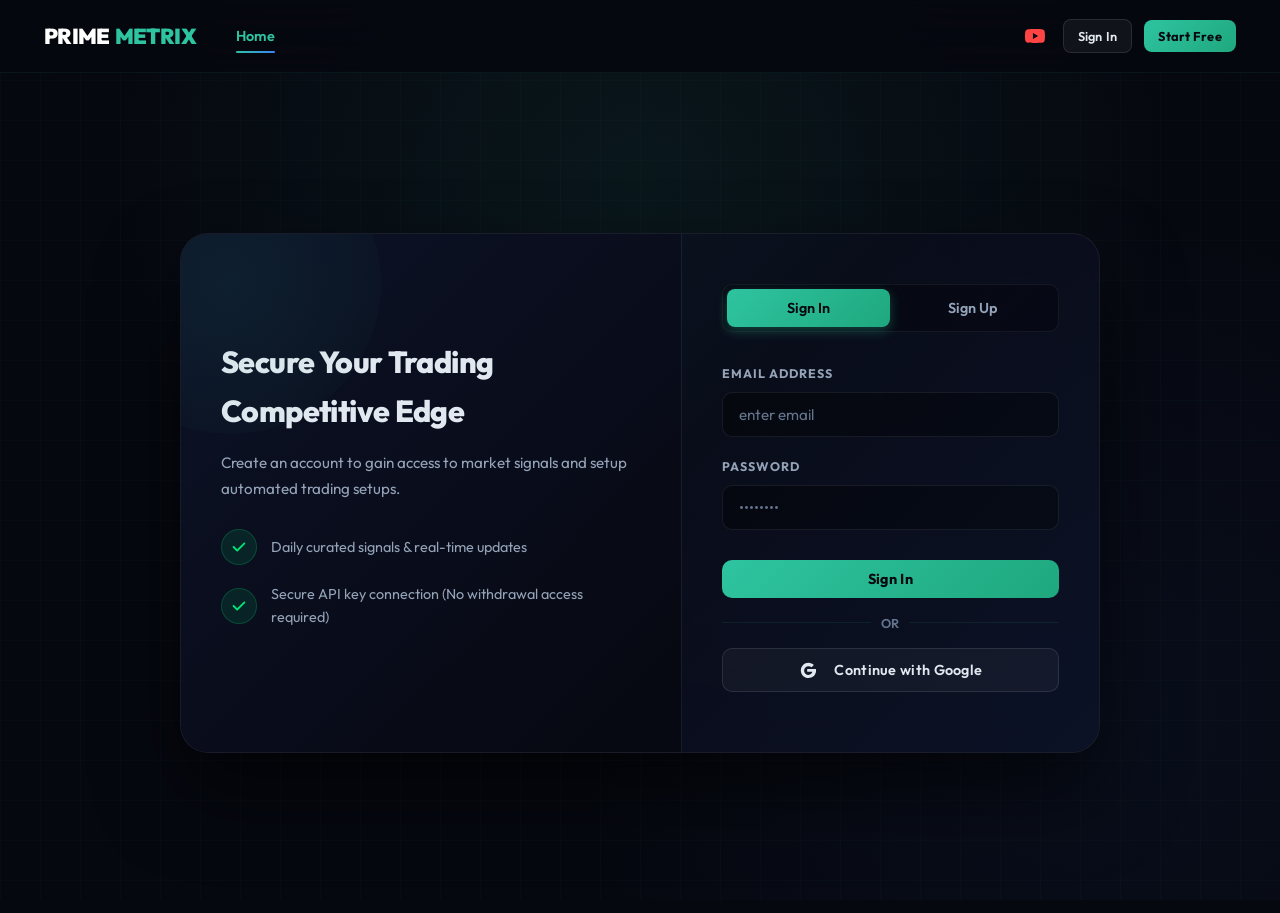
<file: auth.html>
<!DOCTYPE html>
<html lang="en">
<head>
  <meta charset="UTF-8" />
  <meta name="viewport" content="width=device-width, initial-scale=1.0" />
  <title>PRIME METRIX Trading | Sign In / Sign Up</title>
  <meta name="description" content="Sign in or create a free account to access Binance signals and AI auto‑trading.">
  <link rel="stylesheet" href="css/style.css?v=8" />
  <script>
    // Prevent right-click view source / inspect element
    document.addEventListener("contextmenu", (e) => e.preventDefault());
    // Prevent DevTools shortcuts and View Source
    document.addEventListener("keydown", (e) => {
      if (
        e.key === "F12" ||
        (e.ctrlKey && e.key.toLowerCase() === "u") ||
        (e.ctrlKey && e.shiftKey && ["i", "c", "j"].includes(e.key.toLowerCase())) ||
        (e.ctrlKey && e.key.toLowerCase() === "s")
      ) {
        e.preventDefault();
        return false;
      }
    });
  </script>
</head>
<body>
  <!-- Header (same as home) -->
  <header class="header">
    <div class="container nav-wrapper">
      <a href="home.html" class="logo">
        <span class="logo-txt-white">PRIME</span>
        <span class="logo-txt-primary">METRIX</span>
      </a>
      <!-- Hamburger Toggle Button -->
      <button class="menu-toggle" id="mobile-menu-toggle" aria-label="Toggle Menu">
        <span class="hamburger-bar"></span>
        <span class="hamburger-bar"></span>
        <span class="hamburger-bar"></span>
      </button>

      <div class="nav-menu-container" id="nav-menu-container">
        <nav>
          <ul class="nav-links">
            <li><a href="home.html" class="active">Home</a></li>
            <li class="auth-link hidden"><a href="signals.html">Signals</a></li>
            <li class="auth-link hidden"><a href="bot.html">Auto-Trading Bot</a></li>
            <li class="auth-link hidden"><a href="account.html">Account</a></li>
            <li class="auth-link hidden"><a href="referrals.html">Referrals</a></li>
            <li class="auth-link hidden"><a href="topup.html">Wallet</a></li>
            <li class="auth-link hidden" id="nav-admin-link"><a href="admin.html" class="text-yellow">Admin Panel</a></li>
          </ul>
        </nav>
        <div class="nav-actions">
          <!-- YouTube Channel -->
          <a href="https://www.youtube.com/@PrimeMetrixTrading" target="_blank" rel="noopener" class="nav-yt-link" title="Watch PRIME METRIX Trading on YouTube">
            <svg width="20" height="20" fill="currentColor" viewBox="0 0 24 24"><path d="M23.498 6.163a3.003 3.003 0 0 0-2.11-2.11C19.517 3.545 12 3.545 12 3.545s-7.516 0-9.387.507a3.003 3.003 0 0 0-2.11 2.11C0 8.033 0 12 0 12s0 3.967.502 5.837a3.003 3.003 0 0 0 2.11 2.11c1.871.507 9.388.507 9.388.507s7.518 0 9.388-.507a3.003 3.003 0 0 0 2.11-2.11C24 15.967 24 12 24 12s0-3.967-.502-5.837zM9.545 15.568V8.432L15.818 12l-6.273 3.568z"/></svg>
          </a>

          <a href="auth.html" class="btn btn-secondary btn-sm guest-link" id="nav-login-btn">Sign In</a>
          <a href="auth.html" class="btn btn-primary btn-sm guest-link" id="nav-signup-btn">Start Free</a>
          <div id="nav-profile" class="profile-nav-box hidden">
            <span id="nav-wallet-balance" class="plan-badge" style="background: rgba(46, 196, 160, 0.15); color: var(--color-primary); border: 1px solid rgba(46, 196, 160, 0.25); font-family: 'JetBrains Mono', monospace; font-weight: 700; text-transform: none;">$0.00</span>
            <span id="nav-premium-badge" class="plan-badge badge-free">Free Tier</span>
            <span id="nav-profile-name" class="text-white font-medium">Username</span>
            <a href="#" class="btn btn-secondary btn-xs text-red" id="btn-logout">Logout</a>
          </div>
        </div>
      </div>
    </div>
  </header>

  <!-- AUTH SECTION -->
  <section id="page-auth">
    <div class="container auth-wrapper">
      <div class="auth-container">
        <!-- Auth Info Side -->
        <div class="auth-info">
          <h2>Secure Your Trading Competitive Edge</h2>
          <p>Create an account to gain access to market signals and setup automated trading setups.</p>
          <div class="auth-benefit">
            <div class="auth-benefit-icon"><svg width="18" height="18" fill="currentColor" viewBox="0 0 20 20"><path fill-rule="evenodd" d="M16.707 5.293a1 1 0 010 1.414l-8 8a1 1 0 01-1.414 0l-4-4a1 1 0 011.414-1.414L8 12.586l7.293-7.293a1 1 0 011.414 0z" clip-rule="evenodd"></path></svg></div>
            <span>Daily curated signals & real-time updates</span>
          </div>
          <div class="auth-benefit">
            <div class="auth-benefit-icon"><svg width="18" height="18" fill="currentColor" viewBox="0 0 20 20"><path fill-rule="evenodd" d="M16.707 5.293a1 1 0 010 1.414l-8 8a1 1 0 01-1.414 0l-4-4a1 1 0 011.414-1.414L8 12.586l7.293-7.293a1 1 0 011.414 0z" clip-rule="evenodd"></path></svg></div>
            <span>Secure API key connection (No withdrawal access required)</span>
          </div>
        </div>
        <!-- Forms Side -->
        <div class="auth-tabs-panel">
          <div class="auth-tab-buttons">
            <button class="auth-tab-btn active" id="tab-login" onclick="toggleAuthTab('login')">Sign In</button>
            <button class="auth-tab-btn" id="tab-signup" onclick="toggleAuthTab('signup')">Sign Up</button>
          </div>
          <!-- Sign In Form -->
          <form id="login-form">
            <div class="form-group">
              <label for="login-email">Email Address</label>
              <input type="email" id="login-email" class="form-control" placeholder="enter email" required />
            </div>
            <div class="form-group">
              <label for="login-password">Password</label>
              <input type="password" id="login-password" class="form-control" placeholder="••••••••" required />
            </div>
            <button type="submit" class="btn btn-primary" style="width: 100%; margin-top: 10px;">Sign In</button>
            <div style="display: flex; align-items: center; text-align: center; margin: 15px 0; color: var(--text-muted); font-size: 0.8rem; font-weight: 600;">
              <hr style="flex: 1; border: none; border-top: 1px solid var(--border-color); margin-right: 10px;" />OR<hr style="flex: 1; border: none; border-top: 1px solid var(--border-color); margin-left: 10px;" />
            </div>
            <button type="button" class="btn btn-secondary btn-google-login" style="width: 100%;">
              <svg width="18" height="18" viewBox="0 0 24 24" fill="currentColor" style="margin-right: 8px;"><path d="M12.24 10.285V14.4h6.887c-.648 2.41-2.519 4.114-5.136 4.114A5.8 5.8 0 018.1 12.7a5.8 5.8 0 015.89-5.815c1.558 0 2.973.57 4.07 1.5l3.1-3.1C19.29 3.58 16.8 2.3 14 2.3 8.35 2.3 3.75 6.9 3.75 12.55s4.6 10.25 10.25 10.25c5.73 0 10.15-4 10.15-10.25c0-.69-.08-1.35-.22-1.97H12.24z"/></svg>
              Continue with Google
            </button>
            <div id="login-error" class="error-message text-red text-center"></div>
          </form>
          <!-- Sign Up Form (Hidden by default) -->
          <form id="signup-form" class="hidden">
            <div class="form-group">
              <label for="signup-name">Display Name</label>
              <input type="text" id="signup-name" class="form-control" placeholder="John Doe" required />
            </div>
            <div class="form-group">
              <label for="signup-email">Email Address</label>
              <input type="email" id="signup-email" class="form-control" placeholder="name@domain.com" required />
            </div>
            <div class="form-group">
              <label for="signup-password">Password</label>
              <input type="password" id="signup-password" class="form-control" placeholder="Min. 6 characters" required />
            </div>
            <button type="submit" class="btn btn-primary" style="width: 100%; margin-top: 10px;">Create Account</button>
            <div style="display: flex; align-items: center; text-align: center; margin: 15px 0; color: var(--text-muted); font-size: 0.8rem; font-weight: 600;">
              <hr style="flex: 1; border: none; border-top: 1px solid var(--border-color); margin-right: 10px;" />OR<hr style="flex: 1; border: none; border-top: 1px solid var(--border-color); margin-left: 10px;" />
            </div>
            <button type="button" class="btn btn-secondary btn-google-login" style="width: 100%;">
              <svg width="18" height="18" viewBox="0 0 24 24" fill="currentColor" style="margin-right: 8px;"><path d="M12.24 10.285V14.4h6.887c-.648 2.41-2.519 4.114-5.136 4.114A5.8 5.8 0 018.1 12.7a5.8 5.8 0 015.89-5.815c1.558 0 2.973.57 4.07 1.5l3.1-3.1C19.29 3.58 16.8 2.3 14 2.3 8.35 2.3 3.75 6.9 3.75 12.55s4.6 10.25 10.25 10.25c5.73 0 10.15-4 10.15-10.25c0-.69-.08-1.35-.22-1.97H12.24z"/></svg>
              Continue with Google
            </button>
            <div id="signup-error" class="error-message text-red text-center"></div>
          </form>
        </div>
      </div>
    </div>
  </section>

  <script type="module" src="js/auth-page.js"></script>
</body>
</html>
</file>
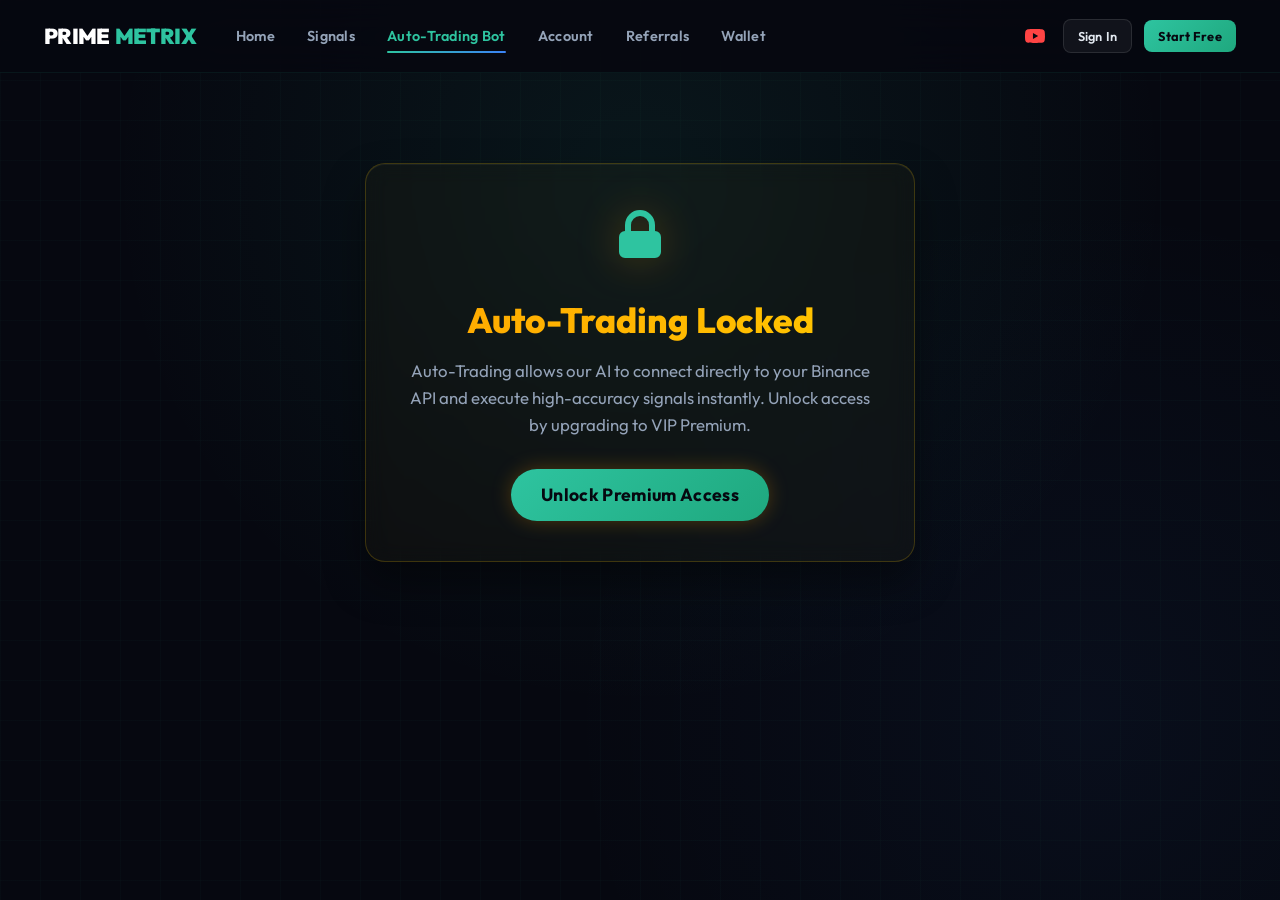
<file: bot.html>
<!DOCTYPE html>
<html lang="en">
<head>
  <meta charset="UTF-8" />
  <meta name="viewport" content="width=device-width, initial-scale=1.0" />
  <title>PRIME METRIX Trading | Nexus AI Auto-Trading Bot</title>
  <meta name="description" content="Connect your Binance API and activate the Nexus AI Auto-Trading Bot. 95%+ win rate autonomous trade execution for VIP Premium members.">
  <link rel="icon" type="image/x-icon" href="favicon.ico">
  <link rel="stylesheet" href="css/style.css?v=8" />
  <script>
    document.addEventListener("contextmenu", (e) => e.preventDefault());
    document.addEventListener("keydown", (e) => {
      if (
        e.key === "F12" ||
        (e.ctrlKey && e.key.toLowerCase() === "u") ||
        (e.ctrlKey && e.shiftKey && ["i","c","j"].includes(e.key.toLowerCase())) ||
        (e.ctrlKey && e.key.toLowerCase() === "s")
      ) { e.preventDefault(); return false; }
    });
  </script>
</head>
<body>

  <!-- Global Loader -->
  <div id="global-loader" class="loader-overlay hidden">
    <div class="spinner"></div>
    <p>Loading...</p>
  </div>

  <!-- Header -->
  <header class="header">
    <div class="container nav-wrapper">
      <a href="home.html" class="logo">
        <span class="logo-txt-white">PRIME</span>
        <span class="logo-txt-primary">METRIX</span>
      </a>

      <button class="menu-toggle" id="mobile-menu-toggle" aria-label="Toggle Menu">
        <span class="hamburger-bar"></span>
        <span class="hamburger-bar"></span>
        <span class="hamburger-bar"></span>
      </button>

      <div class="nav-menu-container" id="nav-menu-container">
        <nav>
          <ul class="nav-links">
            <li><a href="home.html">Home</a></li>
            <li class="auth-link"><a href="signals.html">Signals</a></li>
            <li class="auth-link"><a href="bot.html" class="active">Auto-Trading Bot</a></li>
            <li class="auth-link"><a href="account.html">Account</a></li>
            <li class="auth-link"><a href="referrals.html">Referrals</a></li>
            <li class="auth-link"><a href="topup.html">Wallet</a></li>
            <li class="auth-link hidden" id="nav-admin-link"><a href="admin.html" class="text-yellow">Admin Panel</a></li>
          </ul>
        </nav>
        <div class="nav-actions">
          <a href="https://www.youtube.com/@PrimeMetrixTrading" target="_blank" rel="noopener" class="nav-yt-link" title="Watch PRIME METRIX Trading on YouTube">
            <svg width="20" height="20" fill="currentColor" viewBox="0 0 24 24"><path d="M23.498 6.163a3.003 3.003 0 0 0-2.11-2.11C19.517 3.545 12 3.545 12 3.545s-7.516 0-9.387.507a3.003 3.003 0 0 0-2.11 2.11C0 8.033 0 12 0 12s0 3.967.502 5.837a3.003 3.003 0 0 0 2.11 2.11c1.871.507 9.388.507 9.388.507s7.518 0 9.388-.507a3.003 3.003 0 0 0 2.11-2.11C24 15.967 24 12 24 12s0-3.967-.502-5.837zM9.545 15.568V8.432L15.818 12l-6.273 3.568z"/></svg>
          </a>
          <a href="auth.html" class="btn btn-secondary btn-sm guest-link" id="nav-login-btn">Sign In</a>
          <a href="auth.html" class="btn btn-primary btn-sm guest-link" id="nav-signup-btn">Start Free</a>
          <div id="nav-profile" class="profile-nav-box hidden">
            <span id="nav-wallet-balance" class="plan-badge" style="background:rgba(46,196,160,0.15);color:var(--color-primary);border:1px solid rgba(46,196,160,0.25);font-family:'JetBrains Mono',monospace;font-weight:700;text-transform:none;">$0.00</span>
            <span id="nav-premium-badge" class="plan-badge badge-free">Free Tier</span>
            <!-- Inbox Bell -->
            <button id="nav-inbox-btn" class="inbox-bell-btn" title="Messages &amp; Inbox" onclick="window.__openInbox && window.__openInbox()" style="position:relative;background:rgba(255,255,255,0.05);border:1px solid rgba(255,255,255,0.08);border-radius:10px;padding:6px 8px;cursor:pointer;display:flex;align-items:center;transition:background 0.2s;">
              <svg width="18" height="18" viewBox="0 0 24 24" fill="none" stroke="currentColor" stroke-width="2"><path d="M18 8A6 6 0 0 0 6 8c0 7-3 9-3 9h18s-3-2-3-9"/><path d="M13.73 21a2 2 0 0 1-3.46 0"/></svg>
              <span id="inbox-unread-badge" class="inbox-unread-badge hidden">0</span>
            </button>
            <span id="nav-profile-name" class="text-white font-medium">Username</span>
            <a href="#" class="btn btn-secondary btn-xs text-red" id="btn-logout">Logout</a>
          </div>
        </div>
      </div>
    </div>
  </header>

  <!-- BOT SECTION -->
  <section id="page-bot" style="padding: 40px 0 60px;">
    <div class="container">
      <!-- Unsubscribed overlay lock screen -->
      <div id="bot-lock-section" class="text-center"
        style="max-width: 550px; margin: 50px auto; padding: 40px; background: rgba(255,198,0,0.03); border: 1px solid rgba(255,198,0,0.2); border-radius: 20px; box-shadow: 0 20px 40px rgba(0,0,0,0.4), inset 0 1px 0 rgba(255,255,255,0.05); backdrop-filter: blur(10px);">
        <svg fill="currentColor" width="60" height="60" viewBox="0 0 20 20" class="text-yellow"
          style="filter: drop-shadow(var(--glow-gold)); margin-bottom: 20px;">
          <path d="M10 2a5 5 0 00-5 5v2a2 2 0 00-2 2v5a2 2 0 002 2h10a2 2 0 002-2v-5a2 2 0 00-2-2V7a5 5 0 00-5-5zM7 7a3 3 0 016 0v2H7V7z"></path>
        </svg>
        <h2 style="font-size: 2.2rem; font-weight: 800; margin-bottom: 10px; background: linear-gradient(to right, #ffa800, #ffc600); -webkit-background-clip: text; color: transparent;">
          Auto-Trading Locked</h2>
        <p class="text-gray" style="margin-bottom: 30px; font-size: 1.05rem; line-height: 1.6;">Auto-Trading allows our
          AI to connect directly to your Binance API and execute high-accuracy signals instantly. Unlock access by
          upgrading to VIP Premium.</p>
        <a href="account.html" class="btn btn-primary"
          style="padding: 12px 30px; font-size: 1.1rem; border-radius: 30px; box-shadow: var(--glow-gold);">Unlock
          Premium Access</a>
      </div>

      <!-- Main Bot Page Content -->
      <div id="bot-content-section" class="hidden">
        <div class="dashboard-header" style="text-align: center; margin-bottom: 40px;">
          <h2 style="font-size: 2.5rem; font-weight: 900; background: linear-gradient(to right, #ffffff, #a0a0a0); -webkit-background-clip: text; color: transparent; margin-bottom: 10px;">
            Nexus AI Auto-Trader</h2>
          <p class="text-gray" style="font-size: 1.1rem;">Configure your Binance connection and activate autonomous
            trade execution.</p>
        </div>

        <!-- Premium Bot Metrics -->
        <div class="bot-metrics">
          <div class="metric-card wins">
            <span class="metric-label">Profitable Trades</span>
            <div id="bot-wins" class="metric-value" style="color: var(--color-buy);">0</div>
            <div class="metric-sub">All-time wins</div>
          </div>
          <div class="metric-card losses">
            <span class="metric-label">Stop-Losses Hit</span>
            <div id="bot-losses" class="metric-value" style="color: var(--color-sell);">0</div>
            <div class="metric-sub">All-time losses</div>
          </div>
          <div class="metric-card winrate">
            <span class="metric-label">Win Rate</span>
            <div id="bot-winrate" class="metric-value" style="color: var(--color-primary);">0.0%</div>
            <div class="metric-sub">Target: 95%+</div>
          </div>
          <div class="metric-card pnl">
            <span class="metric-label">Total PnL %</span>
            <div id="bot-total-pnl" class="metric-value" style="color: var(--color-gold);">0.00%</div>
            <div class="metric-sub">Cumulative return</div>
          </div>
        </div>

        <div class="bot-panel-layout" style="display: grid; grid-template-columns: 1fr 380px; gap: 30px;">
          <!-- Left side: Execution log and history -->
          <div style="display: flex; flex-direction: column; gap: 30px;">
            <div class="bot-card"
              style="background: rgba(20,20,25,0.7); border: 1px solid var(--border-color); border-radius: 16px; padding: 25px; backdrop-filter: blur(10px);">
              <div style="display: flex; justify-content: space-between; align-items: center; margin-bottom: 20px;">
                <h3 style="margin: 0; font-size: 1.4rem; font-weight: 800; display: flex; align-items: center; gap: 10px;">
                  <svg width="24" height="24" viewBox="0 0 24 24" fill="none" stroke="currentColor" stroke-width="2"
                    stroke-linecap="round" stroke-linejoin="round" style="color: var(--color-primary);">
                    <rect x="2" y="3" width="20" height="14" rx="2" ry="2"></rect>
                    <line x1="8" y1="21" x2="16" y2="21"></line>
                    <line x1="12" y1="17" x2="12" y2="21"></line>
                  </svg>
                  Bot Execution Engine
                </h3>

                <div class="switch-control-box"
                  style="display: flex; align-items: center; gap: 15px; background: rgba(0,0,0,0.3); padding: 8px 16px; border-radius: 30px; border: 1px solid rgba(255,255,255,0.05);">
                  <div class="bot-status-container" style="display: flex; align-items: center; gap: 10px;">
                    <div id="bot-status-indicator" class="status-dot dot-inactive"
                      style="width: 12px; height: 12px; border-radius: 50%; box-shadow: 0 0 10px currentColor;"></div>
                    <span id="bot-status-text" class="text-red font-bold text-sm tracking-wide"
                      style="text-transform: uppercase;">Engine Offline</span>
                  </div>
                  <div style="width: 1px; height: 20px; background: var(--border-color);"></div>
                  <label class="switch" style="margin: 0;">
                    <input type="checkbox" id="bot-toggle-btn">
                    <span class="slider" style="border-radius: 30px;"></span>
                  </label>
                </div>
              </div>

              <div class="terminal-log" id="bot-log" style="height: 220px;">
                <div class="log-system">[System Core] Nexus AI Engine v3.0 initialized. 95%+ accuracy mode active.</div>
                <div class="log-info">[TA Engine] Multi-indicator confluence scanner ready. EMA/RSI/MACD/BB/Volume loaded.</div>
                <div class="log-warn">[Bot] Awaiting Binance API linkage and bot activation...</div>
              </div>
            </div>

            <div class="bot-card"
              style="background: rgba(20,20,25,0.7); border: 1px solid var(--border-color); border-radius: 16px; padding: 25px; backdrop-filter: blur(10px);">
              <h3 style="margin-top: 0; margin-bottom: 20px; font-size: 1.4rem; font-weight: 800; display: flex; align-items: center; gap: 10px;">
                <svg width="24" height="24" viewBox="0 0 24 24" fill="none" stroke="currentColor" stroke-width="2"
                  stroke-linecap="round" stroke-linejoin="round" style="color: var(--color-buy);">
                  <line x1="12" y1="20" x2="12" y2="10"></line>
                  <line x1="18" y1="20" x2="18" y2="4"></line>
                  <line x1="6" y1="20" x2="6" y2="16"></line>
                </svg>
                Autonomous Trade History
              </h3>
              <div class="table-wrapper"
                style="border-radius: 12px; overflow: auto; border: 1px solid rgba(255,255,255,0.05);">
                <table class="trade-table" style="width: 100%; border-collapse: collapse; text-align: left;">
                  <thead style="background: rgba(0,0,0,0.4); font-size: 0.85rem; text-transform: uppercase; letter-spacing: 0.5px;">
                    <tr>
                      <th class="py-3 px-4 text-gray" style="font-weight: 600;">Market Asset</th>
                      <th class="py-3 px-4 text-gray" style="font-weight: 600;">Type</th>
                      <th class="py-3 px-4 text-gray" style="font-weight: 600;">Lev</th>
                      <th class="py-3 px-4 text-gray" style="font-weight: 600;">Risk</th>
                      <th class="py-3 px-4 text-gray" style="font-weight: 600;">Entry</th>
                      <th class="py-3 px-4 text-gray" style="font-weight: 600;">Status</th>
                      <th class="py-3 px-4 text-gray" style="font-weight: 600;">PnL</th>
                    </tr>
                  </thead>
                  <tbody id="bot-trades-list" style="font-size: 0.95rem;">
                    <!-- Logs inserted dynamically -->
                  </tbody>
                </table>
              </div>
            </div>
          </div>

          <!-- Right side: Binance Settings & Tutorial -->
          <div style="display: flex; flex-direction: column; gap: 30px;">
            <!-- Settings Card -->
            <div class="bot-card"
              style="background: rgba(20,20,25,0.8); border: 1px solid var(--color-primary); border-radius: 16px; padding: 25px; position: relative; overflow: hidden;">
              <div style="position: absolute; top: 0; left: 0; width: 100%; height: 4px; background: linear-gradient(90deg, #ffa800, var(--color-primary));"></div>
              <h3 style="margin-top: 0; font-size: 1.3rem; font-weight: 800; display: flex; align-items: center; gap: 10px;">
                <svg width="22" height="22" viewBox="0 0 24 24" fill="none" stroke="currentColor" stroke-width="2"
                  stroke-linecap="round" stroke-linejoin="round" style="color: var(--color-primary);">
                  <path d="M12 22s8-4 8-10V5l-8-3-8 3v7c0 6 8 10 8 10z"></path>
                </svg>
                Binance Connection
              </h3>
              <p class="text-gray" style="font-size: 0.85rem; margin-bottom: 20px; line-height: 1.5;">Securely connect
                your Binance account. Your keys are encrypted. <span class="text-yellow" style="font-weight: 700;">Never
                  grant withdrawal permissions.</span></p>

              <form id="bot-settings-form">
                <div class="form-group" style="margin-bottom: 15px;">
                  <label for="binance-api-key" style="font-size: 0.8rem; color: var(--text-muted);">API Key</label>
                  <input type="text" id="binance-api-key" class="form-control font-mono"
                    placeholder="Paste your Binance API Key" required
                    style="background: rgba(0,0,0,0.5); border: 1px solid rgba(255,255,255,0.1); padding: 12px; font-size: 0.9rem;">
                </div>
                <div class="form-group" style="margin-bottom: 20px;">
                  <label for="binance-api-secret" style="font-size: 0.8rem; color: var(--text-muted);">API Secret Key</label>
                  <input type="password" id="binance-api-secret" class="form-control font-mono"
                    placeholder="Paste your API Secret Key" required
                    style="background: rgba(0,0,0,0.5); border: 1px solid rgba(255,255,255,0.1); padding: 12px; font-size: 0.9rem;">
                </div>
                <button type="submit" class="btn btn-primary"
                  style="width: 100%; padding: 12px; font-weight: 800; letter-spacing: 0.5px;">Save &amp; Encrypt Keys</button>
                <div id="bot-settings-msg" class="status-message text-center mt-3" style="font-size: 0.85rem;"></div>
              </form>
            </div>

            <!-- Tutorial Card -->
            <div class="bot-card"
              style="background: rgba(255,255,255,0.02); border: 1px solid rgba(255,255,255,0.05); border-radius: 16px; padding: 25px;">
              <h3 style="margin-top: 0; font-size: 1.2rem; font-weight: 700; display: flex; align-items: center; gap: 8px; margin-bottom: 15px;">
                <svg width="20" height="20" viewBox="0 0 24 24" fill="none" stroke="currentColor" stroke-width="2"
                  stroke-linecap="round" stroke-linejoin="round" style="color: #60a5fa;">
                  <circle cx="12" cy="12" r="10"></circle>
                  <line x1="12" y1="16" x2="12" y2="12"></line>
                  <line x1="12" y1="8" x2="12.01" y2="8"></line>
                </svg>
                How to get API Keys
              </h3>

              <ol style="margin: 0; padding-left: 15px; color: var(--text-secondary); font-size: 0.9rem; line-height: 1.6; display: flex; flex-direction: column; gap: 12px;">
                <li><strong class="text-white">Log into Binance</strong> and go to the <em>API Management</em> section from your profile menu.</li>
                <li><strong class="text-white">Create a New API</strong>: Choose 'System generated', enter a label like "Nexus Bot", and pass the security verification.</li>
                <li><strong class="text-white">Edit Restrictions</strong>: Click 'Edit restrictions'. You must check <strong class="text-green">Enable Spot &amp; Margin Trading</strong> so the bot can execute trades.</li>
                <li><strong class="text-white">Security Check</strong>: Leave <strong class="text-red">Enable Withdrawals UNCHECKED</strong>. We will never ask for withdrawal access.</li>
                <li><strong class="text-white">Copy Keys</strong>: Copy both your API Key and Secret Key into the form above and save.</li>
              </ol>

              <div style="margin-top: 20px; padding-top: 15px; border-top: 1px dashed rgba(255,255,255,0.1); display: flex; align-items: center; gap: 10px; font-size: 0.8rem; color: var(--text-muted);">
                <svg width="16" height="16" viewBox="0 0 24 24" fill="none" stroke="currentColor" stroke-width="2" class="text-yellow" style="flex-shrink: 0;">
                  <path d="M10 13a5 5 0 0 0 7.54.54l3-3a5 5 0 0 0-7.07-7.07l-1.72 1.71"></path>
                  <path d="M14 11a5 5 0 0 0-7.54-.54l-3 3a5 5 0 0 0 7.07 7.07l1.71-1.71"></path>
                </svg>
                <span>For detailed instructions, <a href="https://www.binance.com/en/support/faq/how-to-create-api-keys-on-binance-360002502072" target="_blank" style="color: var(--color-primary); text-decoration: underline;">read Binance's official guide</a>.</span>
              </div>
            </div>
          </div>
        </div>
      </div>
    </div>

    <!-- USER INBOX PANEL -->
    <div id="user-inbox-panel" class="hidden" style="margin-top:40px;margin-bottom:40px;">
      <div class="container">
        <div style="position:relative;background:rgba(255,255,255,0.02);border:1px solid rgba(255,255,255,0.06);border-radius:20px;padding:28px;overflow:hidden;">
          <div style="position:absolute;top:0;left:0;right:0;height:3px;background:linear-gradient(90deg,var(--color-primary),#3b82f6);border-radius:20px 20px 0 0;"></div>
          <div style="display:flex;justify-content:space-between;align-items:center;flex-wrap:wrap;gap:12px;margin-bottom:22px;">
            <h3 style="font-size:1.1rem;font-weight:800;color:#fff;margin:0;display:flex;align-items:center;gap:8px;">
              <svg width="20" height="20" viewBox="0 0 24 24" fill="none" stroke="currentColor" stroke-width="2"><path d="M18 8A6 6 0 0 0 6 8c0 7-3 9-3 9h18s-3-2-3-9"/><path d="M13.73 21a2 2 0 0 1-3.46 0"/></svg>
              Messages &amp; Gifts Inbox
              <span id="inbox-unread-count-label" class="inbox-unread-badge" style="position:static;transform:none;">0</span>
            </h3>
            <button onclick="document.getElementById('user-inbox-panel').classList.add('hidden')" class="btn btn-secondary btn-xs">Close ✕</button>
          </div>
          <div id="inbox-messages-list" style="display:flex;flex-direction:column;gap:14px;max-height:500px;overflow-y:auto;padding-right:4px;">
            <div class="text-center text-gray py-4">Loading messages...</div>
          </div>
        </div>
      </div>
    </div>
  </section>

  <script type="module" src="js/bot-page.js"></script>
</body>
</html>
</file>
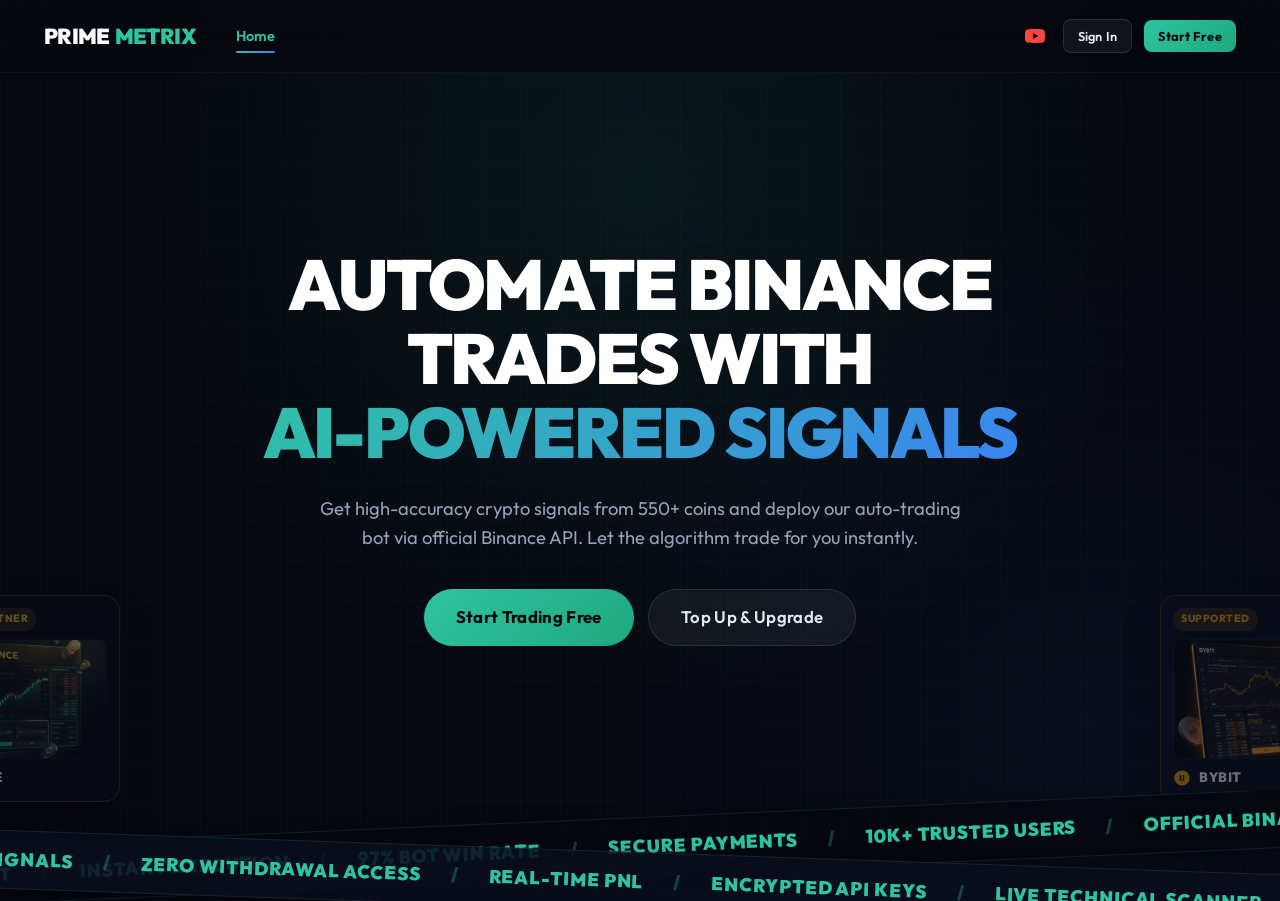
<file: home.html>
<!DOCTYPE html>
<html lang="en">
<head>
  <meta charset="UTF-8" />
  <meta name="viewport" content="width=device-width, initial-scale=1.0" />
  <title>PRIME METRIX Trading | Binance Signals & AI Auto-Trading Bot</title>
  <meta name="description" content="ApexSignal – Home page for Binance signals and AI auto‑trading.">
  <link rel="stylesheet" href="css/style.css?v=8" />
  <script>
    // Prevent right-click view source / inspect element
    document.addEventListener("contextmenu", (e) => e.preventDefault());
    // Prevent DevTools shortcuts and View Source
    document.addEventListener("keydown", (e) => {
      if (
        e.key === "F12" ||
        (e.ctrlKey && e.key.toLowerCase() === "u") ||
        (e.ctrlKey && e.shiftKey && ["i", "c", "j"].includes(e.key.toLowerCase())) ||
        (e.ctrlKey && e.key.toLowerCase() === "s")
      ) {
        e.preventDefault();
        return false;
      }
    });
  </script>
</head>
<body>
  <!-- Header (same as original) -->
  <header class="header">
    <div class="container nav-wrapper">
      <a href="home.html" class="logo">
        <span class="logo-txt-white">PRIME</span>
        <span class="logo-txt-primary">METRIX</span>
      </a>
      <!-- Hamburger Toggle Button -->
      <button class="menu-toggle" id="mobile-menu-toggle" aria-label="Toggle Menu">
        <span class="hamburger-bar"></span>
        <span class="hamburger-bar"></span>
        <span class="hamburger-bar"></span>
      </button>

      <div class="nav-menu-container" id="nav-menu-container">
        <nav>
          <ul class="nav-links">
            <li><a href="home.html" class="active">Home</a></li>
            <li class="auth-link hidden"><a href="signals.html">Signals</a></li>
            <li class="auth-link hidden"><a href="bot.html">Auto-Trading Bot</a></li>
            <li class="auth-link hidden"><a href="account.html">Account</a></li>
            <li class="auth-link hidden" id="nav-admin-link"><a href="admin.html" class="text-yellow">Admin Panel</a></li>
          </ul>
        </nav>
        <div class="nav-actions">
          <!-- YouTube Channel -->
          <a href="https://www.youtube.com/@PrimeMetrixTrading" target="_blank" rel="noopener" class="nav-yt-link" title="Watch PRIME METRIX Trading on YouTube">
            <svg width="20" height="20" fill="currentColor" viewBox="0 0 24 24"><path d="M23.498 6.163a3.003 3.003 0 0 0-2.11-2.11C19.517 3.545 12 3.545 12 3.545s-7.516 0-9.387.507a3.003 3.003 0 0 0-2.11 2.11C0 8.033 0 12 0 12s0 3.967.502 5.837a3.003 3.003 0 0 0 2.11 2.11c1.871.507 9.388.507 9.388.507s7.518 0 9.388-.507a3.003 3.003 0 0 0 2.11-2.11C24 15.967 24 12 24 12s0-3.967-.502-5.837zM9.545 15.568V8.432L15.818 12l-6.273 3.568z"/></svg>
          </a>

          <a href="auth.html" class="btn btn-secondary btn-sm guest-link" id="nav-login-btn">Sign In</a>
          <a href="auth.html" class="btn btn-primary btn-sm guest-link" id="nav-signup-btn">Start Free</a>
          <div id="nav-profile" class="profile-nav-box hidden">
            <span id="nav-wallet-balance" class="plan-badge" style="background: rgba(46, 196, 160, 0.15); color: var(--color-primary); border: 1px solid rgba(46, 196, 160, 0.25); font-family: 'JetBrains Mono', monospace; font-weight: 700; text-transform: none;">$0.00</span>
            <span id="nav-premium-badge" class="plan-badge badge-free">Free Tier</span>
            <span id="nav-profile-name" class="text-white font-medium">Username</span>
            <a href="#" class="btn btn-secondary btn-xs text-red" id="btn-logout">Logout</a>
          </div>
        </div>
      </div>
    </div>
  </header>
  <!-- Home Section -->
  <section id="page-home" class="page-home-premium">
  <!-- Exchange Showcase Cards on sides -->
  <div class="hero-exchange-card hero-exchange-left">
    <div class="exchange-card-badge exchange-badge-binance">Official Partner</div>
    <img src="images/binance-hero.png" alt="Binance Exchange" class="exchange-hero-img" />
    <div class="exchange-card-label">
      <svg width="18" height="18" viewBox="0 0 24 24" fill="#F3BA2F"><path d="M12 2L8.5 5.5 12 9l3.5-3.5L12 2zm-7 7l-3.5 3.5L5 16l3.5-3.5L5 9zm14 0l-3.5 3.5L19 16l3.5-3.5L19 9zM12 15l-3.5 3.5L12 22l3.5-3.5L12 15z"/></svg>
      <span>BINANCE</span>
    </div>
  </div>
  <div class="hero-exchange-card hero-exchange-right">
    <div class="exchange-card-badge exchange-badge-bybit">Supported</div>
    <img src="images/bybit-hero.png" alt="Bybit Exchange" class="exchange-hero-img" />
    <div class="exchange-card-label">
      <svg width="18" height="18" viewBox="0 0 24 24" fill="#F7A600"><path d="M12 2C6.48 2 2 6.48 2 12s4.48 10 10 10 10-4.48 10-10S17.52 2 12 2zm-1 14H9V8h2v8zm4 0h-2V8h2v8z"/></svg>
      <span>BYBIT</span>
    </div>
  </div>

    <div class="container hero-wrapper-premium">
      <h1 class="hero-title-premium">
        Automate Binance Trades With <span>AI-Powered Signals</span>
      </h1>
      <p class="hero-subtitle-premium">
        Get high-accuracy crypto signals from 550+ coins and deploy our auto-trading bot via official Binance API. Let the algorithm trade for you instantly.
      </p>
      <div class="hero-cta">
        <a href="auth.html" class="btn btn-primary btn-pulse guest-link" style="padding: 14px 32px; border-radius: 30px; font-size: 1.05rem;">Start Trading Free</a>
        <a href="account.html" class="btn btn-secondary" style="padding: 14px 32px; border-radius: 30px; font-size: 1.05rem;">Top Up & Upgrade</a>
      </div>
    </div>

    <!-- Overlapping Scrolling Marquees -->
    <div class="marquees-container">
      <div class="marquee-angled marquee-angled-1">
        <div class="marquee-content-premium">
          <span>24/7 Support</span>
          <span>Instant Execution</span>
          <span>97% Bot Win Rate</span>
          <span>Secure Payments</span>
          <span>10K+ Trusted Users</span>
          <span>Official Binance API</span>
          <!-- Duplicate for infinite scroll -->
          <span>24/7 Support</span>
          <span>Instant Execution</span>
          <span>97% Bot Win Rate</span>
          <span>Secure Payments</span>
          <span>10K+ Trusted Users</span>
          <span>Official Binance API</span>
          <!-- Triple it to make sure it covers screen width -->
          <span>24/7 Support</span>
          <span>Instant Execution</span>
          <span>97% Bot Win Rate</span>
          <span>Secure Payments</span>
          <span>10K+ Trusted Users</span>
          <span>Official Binance API</span>
        </div>
      </div>
      <div class="marquee-angled marquee-angled-2">
        <div class="marquee-content-premium" style="animation-direction: reverse;">
          <span>100+ Daily Signals</span>
          <span>Zero Withdrawal Access</span>
          <span>Real-time PnL</span>
          <span>Encrypted API Keys</span>
          <span>Live Technical Scanner</span>
          <span>VIP Community Chat</span>
          <!-- Duplicate for infinite scroll -->
          <span>100+ Daily Signals</span>
          <span>Zero Withdrawal Access</span>
          <span>Real-time PnL</span>
          <span>Encrypted API Keys</span>
          <span>Live Technical Scanner</span>
          <span>VIP Community Chat</span>
          <!-- Triple it -->
          <span>100+ Daily Signals</span>
          <span>Zero Withdrawal Access</span>
          <span>Real-time PnL</span>
          <span>Encrypted API Keys</span>
          <span>Live Technical Scanner</span>
          <span>VIP Community Chat</span>
        </div>
      </div>
    </div>
  </section>
  <script type="module" src="js/home.js"></script>
</body>
</html>
</file>
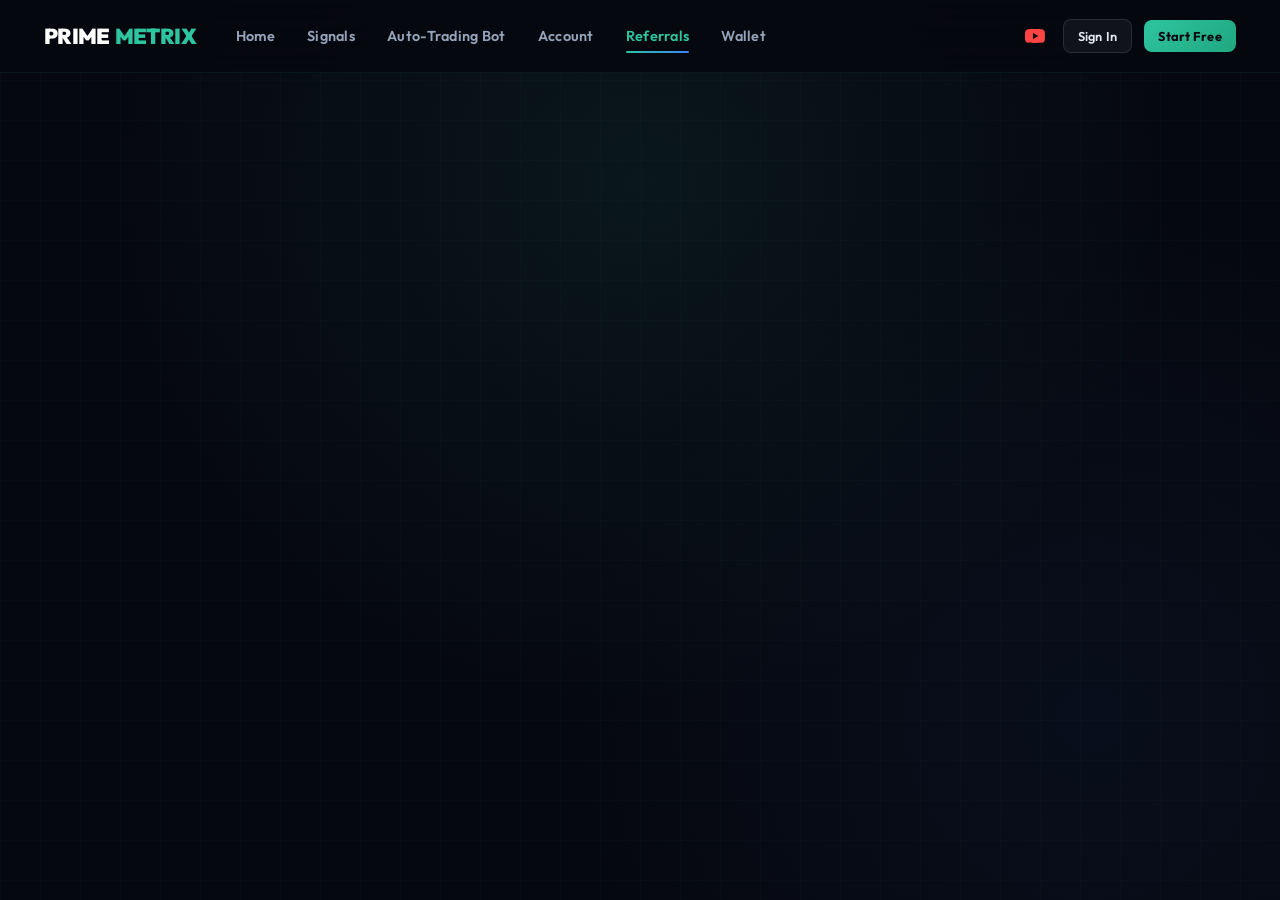
<file: referrals.html>
<!DOCTYPE html>
<html lang="en">
<head>
  <meta charset="UTF-8" />
  <meta name="viewport" content="width=device-width, initial-scale=1.0" />
  <title>PRIME METRIX Trading | Referral Program — Earn $0.20 + 15% Commission</title>
  <meta name="description" content="Invite friends to PRIME METRIX Trading and earn real cash. Get $0.20 instantly when they sign up, plus 15% commission on their VIP subscriptions.">
  <link rel="icon" type="image/x-icon" href="favicon.ico">
  <link rel="stylesheet" href="css/style.css?v=8" />
  <script>
    document.addEventListener("contextmenu", (e) => e.preventDefault());
    document.addEventListener("keydown", (e) => {
      if (
        e.key === "F12" ||
        (e.ctrlKey && e.key.toLowerCase() === "u") ||
        (e.ctrlKey && e.shiftKey && ["i","c","j"].includes(e.key.toLowerCase())) ||
        (e.ctrlKey && e.key.toLowerCase() === "s")
      ) { e.preventDefault(); return false; }
    });
  </script>
</head>
<body>

  <!-- Global Loader -->
  <div id="global-loader" class="loader-overlay hidden">
    <div class="spinner"></div>
    <p>Loading...</p>
  </div>

  <!-- Header -->
  <header class="header">
    <div class="container nav-wrapper">
      <a href="home.html" class="logo">
        <span class="logo-txt-white">PRIME</span>
        <span class="logo-txt-primary">METRIX</span>
      </a>

      <button class="menu-toggle" id="mobile-menu-toggle" aria-label="Toggle Menu">
        <span class="hamburger-bar"></span>
        <span class="hamburger-bar"></span>
        <span class="hamburger-bar"></span>
      </button>

      <div class="nav-menu-container" id="nav-menu-container">
        <nav>
          <ul class="nav-links">
            <li><a href="home.html">Home</a></li>
            <li class="auth-link"><a href="signals.html">Signals</a></li>
            <li class="auth-link"><a href="bot.html">Auto-Trading Bot</a></li>
            <li class="auth-link"><a href="account.html">Account</a></li>
            <li class="auth-link"><a href="referrals.html" class="active">Referrals</a></li>
            <li class="auth-link"><a href="topup.html">Wallet</a></li>
            <li class="auth-link hidden" id="nav-admin-link"><a href="admin.html" class="text-yellow">Admin</a></li>
          </ul>
        </nav>
        <div class="nav-actions">
          <a href="https://www.youtube.com/@PrimeMetrixTrading" target="_blank" rel="noopener" class="nav-yt-link" title="PRIME METRIX Trading on YouTube">
            <svg width="20" height="20" fill="currentColor" viewBox="0 0 24 24"><path d="M23.498 6.163a3.003 3.003 0 0 0-2.11-2.11C19.517 3.545 12 3.545 12 3.545s-7.516 0-9.387.507a3.003 3.003 0 0 0-2.11 2.11C0 8.033 0 12 0 12s0 3.967.502 5.837a3.003 3.003 0 0 0 2.11 2.11c1.871.507 9.388.507 9.388.507s7.518 0 9.388-.507a3.003 3.003 0 0 0 2.11-2.11C24 15.967 24 12 24 12s0-3.967-.502-5.837zM9.545 15.568V8.432L15.818 12l-6.273 3.568z"/></svg>
          </a>
          <a href="auth.html" class="btn btn-secondary btn-sm guest-link" id="nav-login-btn">Sign In</a>
          <a href="auth.html" class="btn btn-primary btn-sm guest-link" id="nav-signup-btn">Start Free</a>
          <div id="nav-profile" class="profile-nav-box hidden">
            <span id="nav-wallet-balance" class="plan-badge" style="background:rgba(46,196,160,0.15);color:var(--color-primary);border:1px solid rgba(46,196,160,0.25);font-family:'JetBrains Mono',monospace;font-weight:700;text-transform:none;">$0.00</span>
            <span id="nav-premium-badge" class="plan-badge badge-free">Free Tier</span>
            <!-- Inbox Bell -->
            <button id="nav-inbox-btn" class="inbox-bell-btn" title="Messages & Inbox" onclick="window.__openInbox && window.__openInbox()" style="position:relative;background:rgba(255,255,255,0.05);border:1px solid rgba(255,255,255,0.08);border-radius:10px;padding:6px 8px;cursor:pointer;display:flex;align-items:center;transition:background 0.2s;">
              <svg width="18" height="18" viewBox="0 0 24 24" fill="none" stroke="currentColor" stroke-width="2"><path d="M18 8A6 6 0 0 0 6 8c0 7-3 9-3 9h18s-3-2-3-9"/><path d="M13.73 21a2 2 0 0 1-3.46 0"/></svg>
              <span id="inbox-unread-badge" class="inbox-unread-badge hidden">0</span>
            </button>
            <span id="nav-profile-name" class="text-white font-medium">Username</span>
            <a href="#" class="btn btn-secondary btn-xs text-red" id="btn-logout">Logout</a>
          </div>
        </div>
      </div>
    </div>
  </header>

  <!-- Auth guard notice (shown if not logged in) -->
  <div id="auth-guard-notice" class="hidden" style="text-align:center;padding:80px 24px;">
    <div style="max-width:440px;margin:0 auto;background:rgba(255,255,255,0.02);border:1px solid var(--border-color);border-radius:20px;padding:40px 32px;">
      <svg width="52" height="52" viewBox="0 0 24 24" fill="none" stroke="var(--color-primary)" stroke-width="2" style="margin-bottom:20px;"><path d="M17 21v-2a4 4 0 0 0-4-4H5a4 4 0 0 0-4 4v2"/><circle cx="9" cy="7" r="4"/><path d="M23 21v-2a4 4 0 0 0-3-3.87"/><path d="M16 3.13a4 4 0 0 1 0 7.75"/></svg>
      <h2 style="font-size:1.8rem;font-weight:800;margin-bottom:12px;">Sign In to Access Referrals</h2>
      <p class="text-gray" style="margin-bottom:28px;">Create an account or sign in to get your unique referral link and start earning rewards.</p>
      <div style="display:flex;gap:12px;justify-content:center;flex-wrap:wrap;">
        <a href="auth.html" class="btn btn-primary">Sign In / Sign Up</a>
        <a href="home.html" class="btn btn-secondary">Back to Home</a>
      </div>
    </div>
  </div>

  <!-- Main Referrals Content -->
  <div id="referrals-content" class="hidden">

    <!-- Hero Banner -->
    <section style="padding:60px 0 40px;background:linear-gradient(135deg,rgba(46,196,160,0.04) 0%,rgba(0,230,118,0.03) 100%);border-bottom:1px solid rgba(255,255,255,0.04);">
      <div class="container">
        <div class="ref-hero-grid">
          <!-- Left: Title & Description -->
          <div>
            <div style="display:inline-flex;align-items:center;gap:8px;background:rgba(46,196,160,0.1);border:1px solid rgba(46,196,160,0.2);border-radius:30px;padding:6px 16px;font-size:0.78rem;font-weight:700;color:var(--color-primary);letter-spacing:0.08em;text-transform:uppercase;margin-bottom:20px;">
              <span class="ticker-live-dot"></span> Referral Program
            </div>
            <h1 style="font-size:clamp(2rem,5vw,3.4rem);font-weight:900;line-height:1.1;letter-spacing:-0.03em;margin-bottom:18px;">
              Invite Friends.<br>
              <span style="background:linear-gradient(135deg,var(--color-primary),#00ff88);-webkit-background-clip:text;-webkit-text-fill-color:transparent;">Earn Real Cash.</span>
            </h1>
            <p class="text-gray" style="font-size:1.05rem;line-height:1.7;max-width:520px;margin-bottom:32px;">
              Share your unique referral link. Earn <strong style="color:var(--color-buy);">$0.20 instantly</strong> when a friend signs up, plus <strong style="color:var(--color-primary);">15% commission (USD)</strong> every time they purchase any VIP Premium package.
            </p>

            <!-- How it works quick badges -->
            <div style="display:flex;flex-wrap:wrap;gap:12px;">
              <div class="ref-step-badge">
                <span class="ref-step-num">1</span>
                <span>Share your link</span>
              </div>
              <div class="ref-step-badge">
                <span class="ref-step-num">2</span>
                <span>Friend signs up</span>
              </div>
              <div class="ref-step-badge">
                <span class="ref-step-num">3</span>
                <span>You earn $0.20 instantly</span>
              </div>
              <div class="ref-step-badge">
                <span class="ref-step-num">4</span>
                <span>+15% on their VIP upgrade</span>
              </div>
            </div>
          </div>

          <!-- Right: Earnings Preview Card -->
          <div class="ref-earn-card">
            <div style="position:absolute;top:0;left:0;right:0;height:3px;background:linear-gradient(90deg,var(--color-primary),#00ff88);border-radius:20px 20px 0 0;"></div>
            <div style="font-size:0.75rem;font-weight:700;text-transform:uppercase;letter-spacing:0.08em;color:var(--text-secondary);margin-bottom:6px;">Your Potential Earnings</div>
            <div style="font-size:3rem;font-weight:900;font-family:'JetBrains Mono',monospace;background:linear-gradient(135deg,var(--color-primary),#00ff88);-webkit-background-clip:text;-webkit-text-fill-color:transparent;">$0.00</div>
            <div class="text-gray" style="font-size:0.85rem;margin-top:4px;">Total wallet earned from referrals</div>
            <div style="margin-top:20px;padding-top:20px;border-top:1px dashed rgba(255,255,255,0.06);">
              <div class="ref-earn-row"><span class="text-gray">Sign-up bonus per friend:</span><strong style="color:var(--color-buy);">$0.20</strong></div>
              <div class="ref-earn-row"><span class="text-gray">VIP commission rate:</span><strong style="color:var(--color-primary);">15%</strong></div>
              <div class="ref-earn-row"><span class="text-gray">Max per VIP Lifetime sale:</span><strong style="color:var(--color-gold);">~$10.00</strong></div>
            </div>
          </div>
        </div>
      </div>
    </section>

    <!-- Main Content -->
    <section style="padding:50px 0;">
      <div class="container">
        <div class="ref-main-grid">

          <!-- Left Column: Link + Stats + History -->
          <div style="display:flex;flex-direction:column;gap:28px;">

            <!-- Referral Link Card -->
            <div class="ref-card">
              <div style="position:absolute;top:0;left:0;right:0;height:3px;background:linear-gradient(90deg,var(--color-primary),#00ff88);"></div>
              <h3 class="ref-card-title">
                <svg width="20" height="20" viewBox="0 0 24 24" fill="none" stroke="currentColor" stroke-width="2"><path d="M10 13a5 5 0 0 0 7.54.54l3-3a5 5 0 0 0-7.07-7.07l-1.72 1.71"/><path d="M14 11a5 5 0 0 0-7.54-.54l-3 3a5 5 0 0 0 7.07 7.07l1.71-1.71"/></svg>
                Your Unique Referral Link
              </h3>
              <div style="display:flex;gap:10px;align-items:stretch;flex-wrap:wrap;">
                <input type="text" id="referral-link-input" readonly value="Loading your referral link..."
                  style="flex:1;min-width:200px;background:rgba(0,0,0,0.4);border:1px solid var(--border-color);padding:13px 16px;border-radius:10px;color:#fff;font-family:'JetBrains Mono',monospace;font-size:0.85rem;cursor:pointer;outline:none;" onclick="this.select()">
                <button id="btn-copy-ref" class="btn btn-primary" style="white-space:nowrap;font-weight:700;padding:12px 22px;">
                  <svg width="16" height="16" fill="none" stroke="currentColor" stroke-width="2" viewBox="0 0 24 24" style="flex-shrink:0;"><path stroke-linecap="round" stroke-linejoin="round" d="M8 5H6a2 2 0 00-2 2v12a2 2 0 002 2h10a2 2 0 002-2v-1M8 5a2 2 0 002 2h2a2 2 0 002-2M8 5a2 2 0 012-2h2a2 2 0 012 2m0 0h2a2 2 0 012 2v3m2 4H10m0 0l3-3m-3 3l3 3"/></svg>
                  Copy Link
                </button>
              </div>
              <div id="copy-ref-msg" style="font-size:0.85rem;margin-top:10px;font-weight:600;min-height:18px;color:var(--color-buy);"></div>

              <!-- Social Share Buttons -->
              <div style="margin-top:20px;padding-top:18px;border-top:1px dashed rgba(255,255,255,0.06);">
                <div style="font-size:0.75rem;font-weight:700;text-transform:uppercase;letter-spacing:0.08em;color:var(--text-secondary);margin-bottom:12px;">Share via</div>
                <div style="display:flex;flex-wrap:wrap;gap:10px;">
                  <button id="share-whatsapp" class="btn btn-secondary btn-sm" style="border-color:rgba(37,211,102,0.3);color:#25d366;">
                    <svg width="16" height="16" viewBox="0 0 24 24" fill="currentColor"><path d="M17.472 14.382c-.297-.149-1.758-.867-2.03-.967-.273-.099-.471-.148-.67.15-.197.297-.767.966-.94 1.164-.173.199-.347.223-.644.075-.297-.15-1.255-.463-2.39-1.475-.883-.788-1.48-1.761-1.653-2.059-.173-.297-.018-.458.13-.606.134-.133.298-.347.446-.52.149-.174.198-.298.298-.497.099-.198.05-.371-.025-.52-.075-.149-.669-1.612-.916-2.207-.242-.579-.487-.5-.669-.51-.173-.008-.371-.01-.57-.01-.198 0-.52.074-.792.372-.272.297-1.04 1.016-1.04 2.479 0 1.462 1.065 2.875 1.213 3.074.149.198 2.096 3.2 5.077 4.487.709.306 1.262.489 1.694.625.712.227 1.36.195 1.871.118.571-.085 1.758-.719 2.006-1.413.248-.694.248-1.289.173-1.413-.074-.124-.272-.198-.57-.347m-5.421 7.403h-.004a9.87 9.87 0 01-5.031-1.378l-.361-.214-3.741.982.998-3.648-.235-.374a9.86 9.86 0 01-1.51-5.26c.001-5.45 4.436-9.884 9.888-9.884 2.64 0 5.122 1.03 6.988 2.898a9.825 9.825 0 012.893 6.994c-.003 5.45-4.437 9.884-9.885 9.884m8.413-18.297A11.815 11.815 0 0012.05 0C5.495 0 .16 5.335.157 11.892c0 2.096.547 4.142 1.588 5.945L.057 24l6.305-1.654a11.882 11.882 0 005.683 1.448h.005c6.554 0 11.89-5.335 11.893-11.893a11.821 11.821 0 00-3.48-8.413z"/></svg>
                    WhatsApp
                  </button>
                  <button id="share-telegram" class="btn btn-secondary btn-sm" style="border-color:rgba(0,136,204,0.3);color:#0088cc;">
                    <svg width="16" height="16" viewBox="0 0 24 24" fill="currentColor"><path d="M11.944 0A12 12 0 0 0 0 12a12 12 0 0 0 12 12 12 12 0 0 0 12-12A12 12 0 0 0 12 0a12 12 0 0 0-.056 0zm4.962 7.224c.1-.002.321.023.465.14a.506.506 0 0 1 .171.325c.016.093.036.306.02.472-.18 1.898-.962 6.502-1.36 8.627-.168.9-.499 1.201-.82 1.23-.696.065-1.225-.46-1.9-.902-1.056-.693-1.653-1.124-2.678-1.8-1.185-.78-.417-1.21.258-1.91.177-.184 3.247-2.977 3.307-3.23.007-.032.014-.15-.056-.212s-.174-.041-.249-.024c-.106.024-1.793 1.14-5.061 3.345-.48.33-.913.49-1.302.48-.428-.008-1.252-.241-1.865-.44-.752-.245-1.349-.374-1.297-.789.027-.216.325-.437.893-.663 3.498-1.524 5.83-2.529 6.998-3.014 3.332-1.386 4.025-1.627 4.476-1.635z"/></svg>
                    Telegram
                  </button>
                  <button id="share-twitter" class="btn btn-secondary btn-sm" style="border-color:rgba(29,161,242,0.3);color:#1da1f2;">
                    <svg width="16" height="16" viewBox="0 0 24 24" fill="currentColor"><path d="M18.244 2.25h3.308l-7.227 8.26 8.502 11.24H16.17l-4.714-6.231-5.401 6.231H2.748l7.73-8.835L1.254 2.25H8.08l4.713 6.231zm-1.161 17.52h1.833L7.084 4.126H5.117z"/></svg>
                    X (Twitter)
                  </button>
                </div>
              </div>
            </div>

            <!-- Stats Grid -->
            <div class="ref-stats-grid">
              <div class="ref-stat-card">
                <div class="ref-stat-icon" style="background:rgba(255,255,255,0.05);">
                  <svg width="22" height="22" viewBox="0 0 24 24" fill="none" stroke="currentColor" stroke-width="2"><path d="M17 21v-2a4 4 0 0 0-4-4H5a4 4 0 0 0-4 4v2"/><circle cx="9" cy="7" r="4"/><path d="M23 21v-2a4 4 0 0 0-3-3.87"/><path d="M16 3.13a4 4 0 0 1 0 7.75"/></svg>
                </div>
                <div id="ref-count-total" class="ref-stat-value">0</div>
                <div class="ref-stat-label">Total Invited</div>
              </div>
              <div class="ref-stat-card">
                <div class="ref-stat-icon" style="background:rgba(46,196,160,0.08);border-color:rgba(46,196,160,0.2);color:var(--color-primary);">
                  <svg width="22" height="22" viewBox="0 0 24 24" fill="none" stroke="currentColor" stroke-width="2"><polyline points="20 6 9 17 4 12"/></svg>
                </div>
                <div id="ref-count-successful" class="ref-stat-value" style="color:var(--color-primary);">0</div>
                <div class="ref-stat-label">VIP Upgrades</div>
              </div>
              <div class="ref-stat-card">
                <div class="ref-stat-icon" style="background:rgba(0,230,118,0.08);border-color:rgba(0,230,118,0.2);color:var(--color-buy);">
                  <svg width="22" height="22" viewBox="0 0 24 24" fill="none" stroke="currentColor" stroke-width="2"><line x1="12" y1="1" x2="12" y2="23"/><path d="M17 5H9.5a3.5 3.5 0 0 0 0 7h5a3.5 3.5 0 0 1 0 7H6"/></svg>
                </div>
                <div id="ref-total-earned" class="ref-stat-value" style="color:var(--color-buy);font-family:'JetBrains Mono',monospace;">$0.00</div>
                <div class="ref-stat-label">Total Earned</div>
              </div>
            </div>

            <!-- Referral History Table -->
            <div class="ref-card">
              <h3 class="ref-card-title">
                <svg width="20" height="20" viewBox="0 0 24 24" fill="none" stroke="currentColor" stroke-width="2"><path stroke-linecap="round" stroke-linejoin="round" d="M12 8v4l3 3m6-3a9 9 0 11-18 0 9 9 0 0118 0z"/></svg>
                Referral History
              </h3>
              <div class="table-wrapper" style="border-radius:10px;border:1px solid var(--border-color);overflow:hidden;">
                <table class="trade-table" style="width:100%;border-collapse:collapse;text-align:left;">
                  <thead style="background:rgba(0,0,0,0.4);font-size:0.78rem;text-transform:uppercase;letter-spacing:0.5px;">
                    <tr>
                      <th class="py-3 px-4 text-gray" style="font-weight:600;">User</th>
                      <th class="py-3 px-4 text-gray" style="font-weight:600;">Joined</th>
                      <th class="py-3 px-4 text-gray" style="font-weight:600;">Status</th>
                      <th class="py-3 px-4 text-gray" style="font-weight:600;">Bonus</th>
                    </tr>
                  </thead>
                  <tbody id="referral-history-list" style="font-size:0.9rem;">
                    <tr><td colspan="4" class="text-center py-4 text-gray">Loading referrals...</td></tr>
                  </tbody>
                </table>
              </div>
            </div>
          </div>

          <!-- Right Column: How It Works + Payout Tiers -->
          <div style="display:flex;flex-direction:column;gap:28px;">

            <!-- How It Works -->
            <div class="ref-card">
              <h3 class="ref-card-title">
                <svg width="20" height="20" viewBox="0 0 24 24" fill="none" stroke="currentColor" stroke-width="2"><circle cx="12" cy="12" r="10"/><line x1="12" y1="8" x2="12" y2="12"/><line x1="12" y1="16" x2="12.01" y2="16"/></svg>
                How It Works
              </h3>
              <div style="display:flex;flex-direction:column;gap:20px;">
                <div class="ref-how-step">
                  <div class="ref-how-num">1</div>
                  <div>
                    <div style="font-weight:700;color:#fff;margin-bottom:4px;">Copy & Share Your Link</div>
                    <div class="text-gray" style="font-size:0.88rem;line-height:1.6;">Copy your unique referral link above and share it on WhatsApp, Telegram, social media, or with friends directly.</div>
                  </div>
                </div>
                <div class="ref-how-step">
                  <div class="ref-how-num" style="background:rgba(0,230,118,0.12);border-color:rgba(0,230,118,0.3);color:var(--color-buy);">2</div>
                  <div>
                    <div style="font-weight:700;color:#fff;margin-bottom:4px;">Friend Registers</div>
                    <div class="text-gray" style="font-size:0.88rem;line-height:1.6;">When someone clicks your link and creates a free account, <strong style="color:var(--color-buy);">$0.20 is instantly credited</strong> to your PRIME METRIX wallet.</div>
                  </div>
                </div>
                <div class="ref-how-step">
                  <div class="ref-how-num" style="background:rgba(46,196,160,0.12);border-color:rgba(46,196,160,0.3);color:var(--color-primary);">3</div>
                  <div>
                    <div style="font-weight:700;color:#fff;margin-bottom:4px;">Friend Upgrades to VIP</div>
                    <div class="text-gray" style="font-size:0.88rem;line-height:1.6;">Whenever your referral buys any Premium plan, you earn <strong style="color:var(--color-primary);">15% commission</strong> of the package price — automatically added to your wallet.</div>
                  </div>
                </div>
                <div class="ref-how-step">
                  <div class="ref-how-num" style="background:rgba(245,166,35,0.12);border-color:rgba(245,166,35,0.3);color:var(--color-gold);">4</div>
                  <div>
                    <div style="font-weight:700;color:#fff;margin-bottom:4px;">Use Your Wallet</div>
                    <div class="text-gray" style="font-size:0.88rem;line-height:1.6;">Your earned balance can be used to upgrade to VIP Premium instantly or purchase individual signals from the Signal Shop.</div>
                  </div>
                </div>
              </div>
            </div>

            <!-- Commission Table -->
            <div class="ref-card">
              <h3 class="ref-card-title">
                <svg width="20" height="20" viewBox="0 0 24 24" fill="none" stroke="currentColor" stroke-width="2"><line x1="12" y1="1" x2="12" y2="23"/><path d="M17 5H9.5a3.5 3.5 0 0 0 0 7h5a3.5 3.5 0 0 1 0 7H6"/></svg>
                Commission Per Plan
              </h3>
              <div style="display:flex;flex-direction:column;gap:10px;">
                <div class="ref-commission-row">
                  <span style="font-weight:600;color:#fff;">7 Days Plan</span>
                  <div style="display:flex;flex-direction:column;align-items:flex-end;">
                    <span style="font-family:'JetBrains Mono',monospace;font-weight:700;color:var(--color-buy);">+$0.75</span>
                    <span class="text-gray" style="font-size:0.75rem;">15% of $5.00</span>
                  </div>
                </div>
                <div class="ref-commission-row">
                  <span style="font-weight:600;color:#fff;">2 Weeks Plan</span>
                  <div style="display:flex;flex-direction:column;align-items:flex-end;">
                    <span style="font-family:'JetBrains Mono',monospace;font-weight:700;color:var(--color-buy);">+$1.45</span>
                    <span class="text-gray" style="font-size:0.75rem;">15% of $9.67</span>
                  </div>
                </div>
                <div class="ref-commission-row" style="border-color:rgba(46,196,160,0.2);background:rgba(46,196,160,0.04);">
                  <div>
                    <span style="font-weight:700;color:var(--color-primary);">1 Month Plan</span>
                    <span style="font-size:0.7rem;background:rgba(46,196,160,0.15);color:var(--color-primary);padding:2px 8px;border-radius:10px;margin-left:8px;font-weight:700;">POPULAR</span>
                  </div>
                  <div style="display:flex;flex-direction:column;align-items:flex-end;">
                    <span style="font-family:'JetBrains Mono',monospace;font-weight:700;color:var(--color-primary);">+$2.50</span>
                    <span class="text-gray" style="font-size:0.75rem;">15% of $16.67</span>
                  </div>
                </div>
                <div class="ref-commission-row">
                  <span style="font-weight:600;color:#fff;">3 Months Plan</span>
                  <div style="display:flex;flex-direction:column;align-items:flex-end;">
                    <span style="font-family:'JetBrains Mono',monospace;font-weight:700;color:var(--color-buy);">+$5.50</span>
                    <span class="text-gray" style="font-size:0.75rem;">15% of $36.67</span>
                  </div>
                </div>
                <div class="ref-commission-row" style="border-color:rgba(167,139,250,0.25);background:rgba(167,139,250,0.04);">
                  <div>
                    <span style="font-weight:700;color:#a78bfa;">Lifetime Plan</span>
                    <span style="font-size:0.7rem;background:rgba(167,139,250,0.15);color:#a78bfa;padding:2px 8px;border-radius:10px;margin-left:8px;font-weight:700;">♾ BEST</span>
                  </div>
                  <div style="display:flex;flex-direction:column;align-items:flex-end;">
                    <span style="font-family:'JetBrains Mono',monospace;font-weight:800;color:#a78bfa;">+$10.00</span>
                    <span class="text-gray" style="font-size:0.75rem;">15% of $66.67</span>
                  </div>
                </div>
              </div>
              <div style="margin-top:16px;padding-top:14px;border-top:1px dashed rgba(255,255,255,0.06);font-size:0.8rem;color:var(--text-muted);line-height:1.5;">
                💡 Commissions are instantly credited to your PRIME METRIX wallet when your referral's VIP payment is approved.
              </div>
            </div>

            <!-- Wallet CTA -->
            <div style="background:linear-gradient(135deg,rgba(46,196,160,0.06),rgba(0,230,118,0.04));border:1px solid rgba(46,196,160,0.2);border-radius:16px;padding:24px;text-align:center;">
              <svg width="36" height="36" viewBox="0 0 24 24" fill="none" stroke="var(--color-primary)" stroke-width="2" style="margin-bottom:12px;"><rect x="2" y="4" width="20" height="16" rx="2"/><line x1="12" y1="4" x2="12" y2="20"/><line x1="2" y1="12" x2="22" y2="12"/></svg>
              <div style="font-weight:800;color:#fff;font-size:1.1rem;margin-bottom:8px;">Ready to spend your earnings?</div>
              <p class="text-gray" style="font-size:0.88rem;margin-bottom:18px;line-height:1.5;">Use your wallet balance to upgrade to VIP Premium or buy individual signals from the shop.</p>
              <div style="display:flex;gap:10px;justify-content:center;flex-wrap:wrap;">
                <a href="topup.html" class="btn btn-primary btn-sm">View Wallet</a>
                <a href="account.html" class="btn btn-secondary btn-sm">Upgrade to VIP</a>
              </div>
            </div>

          </div><!-- end right column -->
        </div><!-- end ref-main-grid -->
      </div>
    </section>

    <!-- ══ USER INBOX PANEL ══ -->
    <div id="user-inbox-panel" class="hidden" style="margin-top:40px; margin-bottom:40px;">
      <div style="position:relative;background:rgba(255,255,255,0.02);border:1px solid rgba(255,255,255,0.06);border-radius:20px;padding:28px;overflow:hidden;">
        <div style="position:absolute;top:0;left:0;right:0;height:3px;background:linear-gradient(90deg,var(--color-primary),#3b82f6); border-radius: 20px 20px 0 0;"></div>
        <div style="display:flex;justify-content:space-between;align-items:center;flex-wrap:wrap;gap:12px;margin-bottom:22px;">
          <h3 style="font-size:1.1rem;font-weight:800;color:#fff;margin:0;display:flex;align-items:center;gap:8px;">
            <svg width="20" height="20" viewBox="0 0 24 24" fill="none" stroke="currentColor" stroke-width="2"><path d="M18 8A6 6 0 0 0 6 8c0 7-3 9-3 9h18s-3-2-3-9"/><path d="M13.73 21a2 2 0 0 1-3.46 0"/></svg>
            Messages & Gifts Inbox
            <span id="inbox-unread-count-label" class="inbox-unread-badge" style="position:static;transform:none;">0</span>
          </h3>
          <button onclick="document.getElementById('user-inbox-panel').classList.add('hidden')" class="btn btn-secondary btn-xs">Close ✕</button>
        </div>
        <div id="inbox-messages-list" style="display:flex;flex-direction:column;gap:14px;max-height:500px;overflow-y:auto;padding-right:4px;">
          <div class="text-center text-gray py-4">Loading messages...</div>
        </div>
      </div>
    </div>

    <!-- Footer -->
    <footer class="site-footer">
      <div class="container">
        <div class="footer-bottom">
          <span>© 2026 PRIME METRIX Trading. All rights reserved.</span>
          <span style="display:flex;align-items:center;gap:6px;"><span class="ticker-live-dot"></span>Referrals powered by PRIME METRIX Trading</span>
        </div>
      </div>
    </footer>

  </div><!-- end referrals-content -->

  <script type="module" src="js/referrals-page.js"></script>
</body>
</html>
</file>
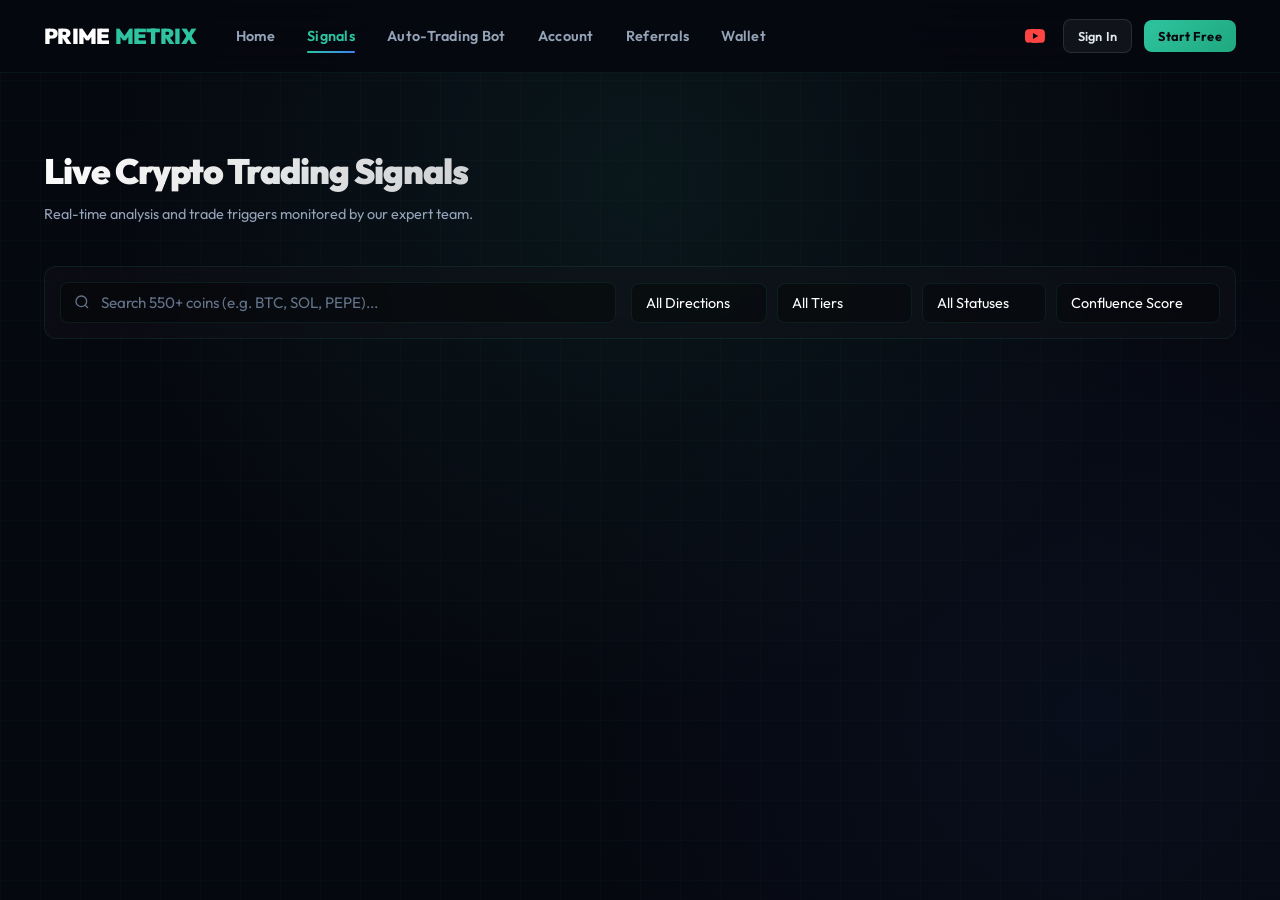
<file: signals.html>
<!DOCTYPE html>
<html lang="en">
<head>
  <meta charset="UTF-8" />
  <meta name="viewport" content="width=device-width, initial-scale=1.0" />
  <title>PRIME METRIX Trading | Signals</title>
  <meta name="description" content="Live crypto trading signals for Binance users.">
  <link rel="stylesheet" href="css/style.css?v=8" />
  <script>
    // Prevent right-click view source / inspect element
    document.addEventListener("contextmenu", (e) => e.preventDefault());
    // Prevent DevTools shortcuts and View Source
    document.addEventListener("keydown", (e) => {
      if (
        e.key === "F12" ||
        (e.ctrlKey && e.key.toLowerCase() === "u") ||
        (e.ctrlKey && e.shiftKey && ["i", "c", "j"].includes(e.key.toLowerCase())) ||
        (e.ctrlKey && e.key.toLowerCase() === "s")
      ) {
        e.preventDefault();
        return false;
      }
    });
  </script>
</head>
<body>
  <!-- Header (same as other pages) -->
  <header class="header">
    <div class="container nav-wrapper">
      <a href="home.html" class="logo">
        <span class="logo-txt-white">PRIME</span>
        <span class="logo-txt-primary">METRIX</span>
      </a>
      <!-- Hamburger Toggle Button -->
      <button class="menu-toggle" id="mobile-menu-toggle" aria-label="Toggle Menu">
        <span class="hamburger-bar"></span>
        <span class="hamburger-bar"></span>
        <span class="hamburger-bar"></span>
      </button>

      <div class="nav-menu-container" id="nav-menu-container">
        <nav>
          <ul class="nav-links">
            <li><a href="home.html">Home</a></li>
            <li class="auth-link"><a href="signals.html" class="active">Signals</a></li>
            <li class="auth-link"><a href="bot.html">Auto-Trading Bot</a></li>
            <li class="auth-link"><a href="account.html">Account</a></li>
            <li class="auth-link"><a href="referrals.html">Referrals</a></li>
            <li class="auth-link"><a href="topup.html">Wallet</a></li>
            <li class="auth-link hidden" id="nav-admin-link"><a href="admin.html" class="text-yellow">Admin Panel</a></li>
          </ul>
        </nav>
        <div class="nav-actions">
          <!-- YouTube Channel -->
          <a href="https://www.youtube.com/@PrimeMetrixTrading" target="_blank" rel="noopener" class="nav-yt-link" title="Watch PRIME METRIX Trading on YouTube">
            <svg width="20" height="20" fill="currentColor" viewBox="0 0 24 24"><path d="M23.498 6.163a3.003 3.003 0 0 0-2.11-2.11C19.517 3.545 12 3.545 12 3.545s-7.516 0-9.387.507a3.003 3.003 0 0 0-2.11 2.11C0 8.033 0 12 0 12s0 3.967.502 5.837a3.003 3.003 0 0 0 2.11 2.11c1.871.507 9.388.507 9.388.507s7.518 0 9.388-.507a3.003 3.003 0 0 0 2.11-2.11C24 15.967 24 12 24 12s0-3.967-.502-5.837zM9.545 15.568V8.432L15.818 12l-6.273 3.568z"/></svg>
          </a>

          <a href="auth.html" class="btn btn-secondary btn-sm guest-link" id="nav-login-btn">Sign In</a>
          <a href="auth.html" class="btn btn-primary btn-sm guest-link" id="nav-signup-btn">Start Free</a>
          <div id="nav-profile" class="profile-nav-box hidden">
            <span id="nav-wallet-balance" class="plan-badge" style="background: rgba(46, 196, 160, 0.15); color: var(--color-primary); border: 1px solid rgba(46, 196, 160, 0.25); font-family: 'JetBrains Mono', monospace; font-weight: 700; text-transform: none;">$0.00</span>
            <span id="nav-premium-badge" class="plan-badge badge-free">Free Tier</span>
            <!-- Inbox Bell -->
            <button id="nav-inbox-btn" class="inbox-bell-btn" title="Messages & Inbox" onclick="window.__openInbox && window.__openInbox()" style="position:relative;background:rgba(255,255,255,0.05);border:1px solid rgba(255,255,255,0.08);border-radius:10px;padding:6px 8px;cursor:pointer;display:flex;align-items:center;transition:background 0.2s;">
              <svg width="18" height="18" viewBox="0 0 24 24" fill="none" stroke="currentColor" stroke-width="2"><path d="M18 8A6 6 0 0 0 6 8c0 7-3 9-3 9h18s-3-2-3-9"/><path d="M13.73 21a2 2 0 0 1-3.46 0"/></svg>
              <span id="inbox-unread-badge" class="inbox-unread-badge hidden">0</span>
            </button>
            <span id="nav-profile-name" class="text-white font-medium">Username</span>
            <a href="#" class="btn btn-secondary btn-xs text-red" id="btn-logout">Logout</a>
          </div>
        </div>
      </div>
    </div>
  </header>

  <!-- SIGNALS SECTION -->
  <section id="page-signals">
    <div class="container">
      <div class="dashboard-header">
        <div class="dashboard-title">
          <h2>Live Crypto Trading Signals</h2>
          <p>Real-time analysis and trade triggers monitored by our expert team.</p>
        </div>
      </div>

      <!-- Scanner Status Bar -->
      <div id="scanner-progress-container" class="scanner-progress-bar hidden" style="margin-bottom: 24px; background: rgba(255,255,255,0.02); border: 1px solid var(--border-color); padding: 16px 20px; border-radius: 12px; display: flex; flex-direction: column; gap: 8px;">
        <div style="display: flex; justify-content: space-between; align-items: center; font-size: 0.9rem;">
          <span style="font-weight: 700; color: #fff; display: flex; align-items: center; gap: 8px;">
            <span class="ticker-live-dot" style="background: var(--color-primary); box-shadow: var(--glow-gold); animation: pulse 1.5s infinite;"></span>
            Scanning 550+ Cryptocurrencies
          </span>
          <span id="scanner-progress-text" style="color: var(--color-primary); font-weight: 700;">0/550 Coins</span>
        </div>
        <div style="width: 100%; height: 6px; background: rgba(255,255,255,0.05); border-radius: 10px; overflow: hidden;">
          <div id="scanner-progress-fill" style="width: 0%; height: 100%; background: linear-gradient(90deg, var(--color-primary), #ffa800); transition: width 0.1s ease;"></div>
        </div>
        <div style="display: flex; justify-content: space-between; align-items: center; font-size: 0.8rem; color: var(--text-muted);">
          <span id="scanner-status-detail">Initializing TA engine...</span>
          <span id="scanner-signals-found">0 active signals found</span>
        </div>
      </div>

      <!-- Advanced Filter and Search Bar -->
      <div class="filter-search-bar" style="display: flex; flex-wrap: wrap; gap: 15px; margin-bottom: 25px; background: rgba(20,20,25,0.4); border: 1px solid var(--border-color); padding: 15px; border-radius: 12px; backdrop-filter: blur(10px); align-items: center; justify-content: space-between;">
        <div style="flex: 1; min-width: 250px; position: relative;">
          <input type="text" id="signals-search" placeholder="Search 550+ coins (e.g. BTC, SOL, PEPE)..." style="width: 100%; background: rgba(0,0,0,0.3); border: 1px solid var(--border-color); padding: 10px 16px 10px 40px; border-radius: 8px; color: #fff; font-size: 0.95rem;">
          <svg style="position: absolute; left: 14px; top: 12px; color: var(--text-muted);" width="16" height="16" fill="none" stroke="currentColor" stroke-width="2" viewBox="0 0 24 24"><circle cx="11" cy="11" r="8"/><line x1="21" y1="21" x2="16.65" y2="16.65"/></svg>
        </div>
        
        <div style="display: flex; gap: 10px; flex-wrap: wrap;">
          <select id="signals-direction-filter" style="background: rgba(0,0,0,0.3); border: 1px solid var(--border-color); padding: 10px 14px; border-radius: 8px; color: #fff; font-size: 0.9rem; cursor: pointer; min-width: 120px;">
            <option value="all">All Directions</option>
            <option value="buy">BUY setups</option>
            <option value="sell">SELL setups</option>
          </select>

          <select id="signals-tier-filter" style="background: rgba(0,0,0,0.3); border: 1px solid var(--border-color); padding: 10px 14px; border-radius: 8px; color: #fff; font-size: 0.9rem; cursor: pointer; min-width: 120px;">
            <option value="all">All Tiers</option>
            <option value="free">Free Only</option>
            <option value="vip">VIP Premium</option>
          </select>

          <select id="signals-status-filter" style="background: rgba(0,0,0,0.3); border: 1px solid var(--border-color); padding: 10px 14px; border-radius: 8px; color: #fff; font-size: 0.9rem; cursor: pointer; min-width: 120px;">
            <option value="all">All Statuses</option>
            <option value="pending">Pending</option>
            <option value="win">Win</option>
            <option value="loss">Loss</option>
          </select>

          <select id="signals-sort-by" style="background: rgba(0,0,0,0.3); border: 1px solid var(--border-color); padding: 10px 14px; border-radius: 8px; color: #fff; font-size: 0.9rem; cursor: pointer; min-width: 140px;">
            <option value="confluence">Confluence Score</option>
            <option value="accuracy">Accuracy %</option>
            <option value="newest">Newest First</option>
          </select>
        </div>
      </div>

      <!-- Signals Grid -->
      <div class="signals-grid" id="signals-list">
        <!-- Signals will be injected here -->
      </div>

      <!-- Pagination Controls -->
      <div id="signals-pagination" class="pagination-container" style="display: flex; justify-content: center; align-items: center; gap: 15px; margin-top: 30px; padding: 15px 0;">
        <!-- Injected dynamically by JS -->
      </div>

      <!-- ══ USER INBOX PANEL ══ -->
      <div id="user-inbox-panel" class="hidden" style="margin-top:40px; margin-bottom:40px;">
        <div style="position:relative;background:rgba(255,255,255,0.02);border:1px solid rgba(255,255,255,0.06);border-radius:20px;padding:28px;overflow:hidden;">
          <div style="position:absolute;top:0;left:0;right:0;height:3px;background:linear-gradient(90deg,var(--color-primary),#3b82f6); border-radius: 20px 20px 0 0;"></div>
          <div style="display:flex;justify-content:space-between;align-items:center;flex-wrap:wrap;gap:12px;margin-bottom:22px;">
            <h3 style="font-size:1.1rem;font-weight:800;color:#fff;margin:0;display:flex;align-items:center;gap:8px;">
              <svg width="20" height="20" viewBox="0 0 24 24" fill="none" stroke="currentColor" stroke-width="2"><path d="M18 8A6 6 0 0 0 6 8c0 7-3 9-3 9h18s-3-2-3-9"/><path d="M13.73 21a2 2 0 0 1-3.46 0"/></svg>
              Messages & Gifts Inbox
              <span id="inbox-unread-count-label" class="inbox-unread-badge" style="position:static;transform:none;">0</span>
            </h3>
            <button onclick="document.getElementById('user-inbox-panel').classList.add('hidden')" class="btn btn-secondary btn-xs">Close ✕</button>
          </div>
          <div id="inbox-messages-list" style="display:flex;flex-direction:column;gap:14px;max-height:500px;overflow-y:auto;padding-right:4px;">
            <div class="text-center text-gray py-4">Loading messages...</div>
          </div>
        </div>
      </div>

    </div>
  </section>

  <script type="module" src="js/signals-page.js"></script>
</body>
</html>
</file>
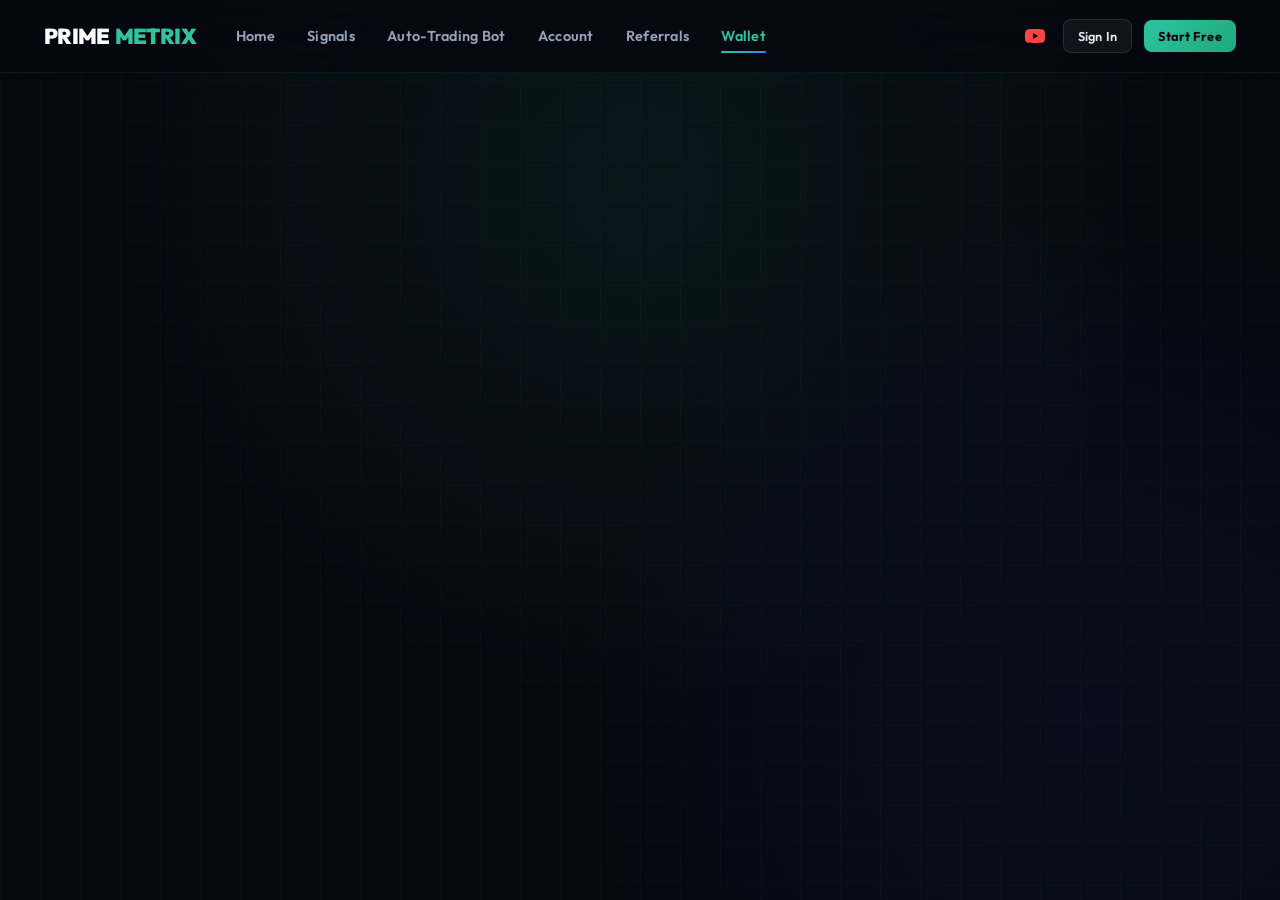
<file: topup.html>
<!DOCTYPE html>
<html lang="en">
<head>
  <meta charset="UTF-8" />
  <meta name="viewport" content="width=device-width, initial-scale=1.0" />
  <title>PRIME METRIX Trading | Wallet & Top-Up — Deposit Funds</title>
  <meta name="description" content="Top up your PRIME METRIX Trading wallet via bank transfer to buy signals or upgrade to VIP Premium instantly.">
  <link rel="icon" type="image/x-icon" href="favicon.ico">
  <link rel="stylesheet" href="css/style.css?v=8" />
  <script>
    document.addEventListener("contextmenu", (e) => e.preventDefault());
    document.addEventListener("keydown", (e) => {
      if (
        e.key === "F12" ||
        (e.ctrlKey && e.key.toLowerCase() === "u") ||
        (e.ctrlKey && e.shiftKey && ["i","c","j"].includes(e.key.toLowerCase())) ||
        (e.ctrlKey && e.key.toLowerCase() === "s")
      ) { e.preventDefault(); return false; }
    });
  </script>
</head>
<body>

  <!-- Global Loader -->
  <div id="global-loader" class="loader-overlay hidden">
    <div class="spinner"></div>
    <p>Processing...</p>
  </div>

  <!-- Header -->
  <header class="header">
    <div class="container nav-wrapper">
      <a href="home.html" class="logo">
        <span class="logo-txt-white">PRIME</span>
        <span class="logo-txt-primary">METRIX</span>
      </a>

      <button class="menu-toggle" id="mobile-menu-toggle" aria-label="Toggle Menu">
        <span class="hamburger-bar"></span>
        <span class="hamburger-bar"></span>
        <span class="hamburger-bar"></span>
      </button>

      <div class="nav-menu-container" id="nav-menu-container">
        <nav>
          <ul class="nav-links">
            <li><a href="home.html">Home</a></li>
            <li class="auth-link"><a href="signals.html">Signals</a></li>
            <li class="auth-link"><a href="bot.html">Auto-Trading Bot</a></li>
            <li class="auth-link"><a href="account.html">Account</a></li>
            <li class="auth-link"><a href="referrals.html">Referrals</a></li>
            <li class="auth-link"><a href="topup.html" class="active">Wallet</a></li>
            <li class="auth-link hidden" id="nav-admin-link"><a href="admin.html" class="text-yellow">Admin</a></li>
          </ul>
        </nav>
        <div class="nav-actions">
          <a href="https://www.youtube.com/@PrimeMetrixTrading" target="_blank" rel="noopener" class="nav-yt-link" title="PRIME METRIX Trading on YouTube">
            <svg width="20" height="20" fill="currentColor" viewBox="0 0 24 24"><path d="M23.498 6.163a3.003 3.003 0 0 0-2.11-2.11C19.517 3.545 12 3.545 12 3.545s-7.516 0-9.387.507a3.003 3.003 0 0 0-2.11 2.11C0 8.033 0 12 0 12s0 3.967.502 5.837a3.003 3.003 0 0 0 2.11 2.11c1.871.507 9.388.507 9.388.507s7.518 0 9.388-.507a3.003 3.003 0 0 0 2.11-2.11C24 15.967 24 12 24 12s0-3.967-.502-5.837zM9.545 15.568V8.432L15.818 12l-6.273 3.568z"/></svg>
          </a>
          <a href="auth.html" class="btn btn-secondary btn-sm guest-link" id="nav-login-btn">Sign In</a>
          <a href="auth.html" class="btn btn-primary btn-sm guest-link" id="nav-signup-btn">Start Free</a>
          <div id="nav-profile" class="profile-nav-box hidden">
            <span id="nav-wallet-balance" class="plan-badge" style="background:rgba(46,196,160,0.15);color:var(--color-primary);border:1px solid rgba(46,196,160,0.25);font-family:'JetBrains Mono',monospace;font-weight:700;text-transform:none;">$0.00</span>
            <span id="nav-premium-badge" class="plan-badge badge-free">Free Tier</span>
            <!-- Inbox Bell -->
            <button id="nav-inbox-btn" class="inbox-bell-btn" title="Messages & Inbox" onclick="window.__openInbox && window.__openInbox()" style="position:relative;background:rgba(255,255,255,0.05);border:1px solid rgba(255,255,255,0.08);border-radius:10px;padding:6px 8px;cursor:pointer;display:flex;align-items:center;transition:background 0.2s;">
              <svg width="18" height="18" viewBox="0 0 24 24" fill="none" stroke="currentColor" stroke-width="2"><path d="M18 8A6 6 0 0 0 6 8c0 7-3 9-3 9h18s-3-2-3-9"/><path d="M13.73 21a2 2 0 0 1-3.46 0"/></svg>
              <span id="inbox-unread-badge" class="inbox-unread-badge hidden">0</span>
            </button>
            <span id="nav-profile-name" class="text-white font-medium">Username</span>
            <a href="#" class="btn btn-secondary btn-xs text-red" id="btn-logout">Logout</a>
          </div>
        </div>
      </div>
    </div>
  </header>

  <!-- Auth guard -->
  <div id="auth-guard-notice" class="hidden" style="text-align:center;padding:80px 24px;">
    <div style="max-width:440px;margin:0 auto;background:rgba(255,255,255,0.02);border:1px solid var(--border-color);border-radius:20px;padding:40px 32px;">
      <svg width="52" height="52" viewBox="0 0 24 24" fill="none" stroke="var(--color-primary)" stroke-width="2" style="margin-bottom:20px;"><rect x="2" y="4" width="20" height="16" rx="2"/><line x1="12" y1="4" x2="12" y2="20"/><line x1="2" y1="12" x2="22" y2="12"/></svg>
      <h2 style="font-size:1.8rem;font-weight:800;margin-bottom:12px;">Sign In to Access Your Wallet</h2>
      <p class="text-gray" style="margin-bottom:28px;">Please sign in or create an account to view your wallet balance and make deposits.</p>
      <div style="display:flex;gap:12px;justify-content:center;flex-wrap:wrap;">
        <a href="auth.html" class="btn btn-primary">Sign In / Sign Up</a>
        <a href="home.html" class="btn btn-secondary">Back to Home</a>
      </div>
    </div>
  </div>

  <!-- Main Wallet Content -->
  <div id="topup-content" class="hidden">

    <!-- Wallet Hero Banner -->
    <section style="padding:60px 0 40px;background:linear-gradient(135deg,rgba(46,196,160,0.04) 0%,rgba(59,130,246,0.03) 100%);border-bottom:1px solid rgba(255,255,255,0.04);">
      <div class="container">
        <div style="display:flex;flex-direction:column;align-items:center;text-align:center;gap:16px;">
          <div style="display:inline-flex;align-items:center;gap:8px;background:rgba(46,196,160,0.1);border:1px solid rgba(46,196,160,0.2);border-radius:30px;padding:6px 16px;font-size:0.78rem;font-weight:700;color:var(--color-primary);letter-spacing:0.08em;text-transform:uppercase;">
            <svg width="14" height="14" viewBox="0 0 24 24" fill="none" stroke="currentColor" stroke-width="2"><rect x="2" y="4" width="20" height="16" rx="2"/><line x1="12" y1="4" x2="12" y2="20"/><line x1="2" y1="12" x2="22" y2="12"/></svg>
            Wallet & Deposits
          </div>
          <h1 style="font-size:clamp(2rem,5vw,3rem);font-weight:900;line-height:1.1;letter-spacing:-0.03em;">
            Your <span style="background:linear-gradient(135deg,var(--color-primary),#f5a623);-webkit-background-clip:text;-webkit-text-fill-color:transparent;">PRIME METRIX Wallet</span>
          </h1>
          <p class="text-gray" style="font-size:1rem;max-width:540px;line-height:1.7;">
            Add funds to your wallet via bank transfer. Use your balance to instantly upgrade to VIP Premium or purchase individual signals.
          </p>

          <!-- Live Wallet Balance Hero -->
          <div class="topup-balance-hero">
            <div style="font-size:0.75rem;font-weight:700;text-transform:uppercase;letter-spacing:0.1em;color:var(--text-secondary);margin-bottom:8px;">Available Balance</div>
            <div id="wallet-balance-display" style="font-size:3.5rem;font-weight:900;font-family:'JetBrains Mono',monospace;background:linear-gradient(135deg,var(--color-primary),#3b82f6);-webkit-background-clip:text;-webkit-text-fill-color:transparent;line-height:1;">$0.00</div>
            <div class="text-gray" style="font-size:0.85rem;margin-top:6px;">Funds ready to use</div>
          </div>
        </div>
      </div>
    </section>

    <!-- Main Content Grid -->
    <section style="padding:50px 0;">
      <div class="container">

        <!-- Pending Notice (shown when top-up is under review) -->
        <div id="active-topup-notice" class="hidden" style="background:rgba(245,166,35,0.06);border:1px solid rgba(245,166,35,0.25);border-radius:14px;padding:18px 24px;margin-bottom:30px;display:flex;align-items:center;gap:16px;flex-wrap:wrap;">
          <svg width="28" height="28" viewBox="0 0 24 24" fill="none" stroke="var(--color-gold)" stroke-width="2" style="flex-shrink:0;"><circle cx="12" cy="12" r="10"/><line x1="12" y1="8" x2="12" y2="12"/><line x1="12" y1="16" x2="12.01" y2="16"/></svg>
          <div>
            <div style="font-weight:700;color:var(--color-gold);margin-bottom:3px;">⏳ Top-Up Request Under Review</div>
            <p class="text-gray" style="margin:0;font-size:0.88rem;">You have a pending deposit of <strong id="pending-topup-amount-text" class="text-white">$0.00</strong> — our admin is verifying your payment slip. This usually takes a few hours.</p>
          </div>
        </div>

        <div class="topup-grid">

          <!-- LEFT: Deposit Form -->
          <div style="display:flex;flex-direction:column;gap:24px;">

            <!-- Bank Details Card -->
            <div class="topup-card">
              <div style="position:absolute;top:0;left:0;right:0;height:3px;background:linear-gradient(90deg,var(--color-primary),#3b82f6);"></div>
              <h3 class="topup-card-title">
                <svg width="20" height="20" viewBox="0 0 24 24" fill="none" stroke="currentColor" stroke-width="2"><rect x="3" y="3" width="18" height="18" rx="2"/><path d="M3 9h18"/><path d="M9 21V9"/></svg>
                Bank Transfer Details
              </h3>
              <p class="text-gray" style="font-size:0.88rem;margin-bottom:16px;line-height:1.6;">Transfer the exact USD amount (converted to LKR) to the bank account below, then submit your receipt.</p>

              <div class="topup-bank-details">
                <div class="topup-bank-row">
                  <span class="text-gray">Bank</span>
                  <strong class="text-white">Commercial Bank of Ceylon</strong>
                </div>
                <div class="topup-bank-row">
                  <span class="text-gray">Account Number</span>
                  <div style="display:flex;align-items:center;gap:10px;">
                    <strong class="text-white font-mono">8020391115</strong>
                    <button onclick="navigator.clipboard.writeText('8020391115');this.textContent='✓';setTimeout(()=>this.textContent='Copy',1500);" class="btn btn-secondary btn-xs" style="font-size:0.7rem;padding:3px 10px;">Copy</button>
                  </div>
                </div>
                <div class="topup-bank-row">
                  <span class="text-gray">Account Name</span>
                  <strong class="text-white">thineth bandara</strong>
                </div>
                <div class="topup-bank-row">
                  <span class="text-gray">Exchange Rate</span>
                  <strong style="color:var(--color-primary);" id="lkr-rate-display">1 USD = Rs. 300/= (approx)</strong>
                </div>
              </div>

              <div style="background:rgba(245,166,35,0.06);border:1px solid rgba(245,166,35,0.2);border-radius:8px;padding:12px 14px;font-size:0.82rem;color:var(--text-secondary);line-height:1.5;margin-top:16px;">
                ⚠️ <strong style="color:var(--color-gold);">Important:</strong> Do not include any memo or description that could delay processing. Transfer exact amount and upload your receipt below.
              </div>
            </div>

            <!-- Deposit Form Card -->
            <div class="topup-card">
              <h3 class="topup-card-title">
                <svg width="20" height="20" viewBox="0 0 24 24" fill="none" stroke="currentColor" stroke-width="2"><line x1="12" y1="5" x2="12" y2="19"/><line x1="5" y1="12" x2="19" y2="12"/></svg>
                New Deposit Request
              </h3>

              <form id="wallet-deposit-form">
                <div class="form-group">
                  <label for="deposit-amount-usd" style="font-size:0.82rem;font-weight:700;color:var(--text-secondary);">Amount to Deposit (USD)</label>
                  <input type="number" id="deposit-amount-usd" class="form-control" placeholder="Enter USD amount (e.g. 10)" min="1" step="0.5" required
                    style="font-family:'JetBrains Mono',monospace;font-size:1.05rem;font-weight:700;">
                </div>

                <!-- LKR Conversion Display -->
                <div id="deposit-conversion-display" style="background:rgba(46,196,160,0.06);border:1px solid rgba(46,196,160,0.2);border-radius:10px;padding:14px 18px;margin:0 0 20px;display:flex;justify-content:space-between;align-items:center;flex-wrap:wrap;gap:8px;">
                  <div>
                    <div class="text-gray" style="font-size:0.75rem;font-weight:700;text-transform:uppercase;letter-spacing:0.05em;margin-bottom:2px;">LKR Equivalent to Transfer</div>
                    <strong id="deposit-amount-lkr" style="font-size:1.6rem;font-weight:900;font-family:'JetBrains Mono',monospace;color:var(--color-primary);">Rs. 0/=</strong>
                  </div>
                  <div style="text-align:right;">
                    <div class="text-gray" style="font-size:0.75rem;font-weight:700;text-transform:uppercase;letter-spacing:0.05em;margin-bottom:2px;">You Receive</div>
                    <strong id="deposit-usd-preview" style="font-size:1.3rem;font-weight:900;font-family:'JetBrains Mono',monospace;color:var(--color-buy);">$0.00</strong>
                  </div>
                </div>

                <div class="form-group">
                  <label for="deposit-txid" style="font-size:0.82rem;font-weight:700;color:var(--text-secondary);">Transaction Reference ID</label>
                  <input type="text" id="deposit-txid" class="form-control font-mono" placeholder="Enter bank reference / transaction ID" required>
                </div>

                <button type="submit" id="btn-submit-deposit" class="btn btn-primary" style="width:100%;padding:14px;font-size:1rem;font-weight:800;letter-spacing:0.03em;border-radius:12px;">
                  <svg width="18" height="18" viewBox="0 0 24 24" fill="none" stroke="currentColor" stroke-width="2"><line x1="22" y1="2" x2="11" y2="13"/><polygon points="22 2 15 22 11 13 2 9 22 2"/></svg>
                  Submit Top-Up Request
                </button>

                <div id="deposit-msg" class="status-message text-center mt-3"></div>
              </form>
            </div>
          </div>

          <!-- RIGHT: Wallet Summary + History + Quick Use -->
          <div style="display:flex;flex-direction:column;gap:24px;">

            <!-- Wallet Summary -->
            <div class="topup-card" style="border-color:rgba(46,196,160,0.15);">
              <div style="position:absolute;top:0;left:0;right:0;height:3px;background:linear-gradient(90deg,var(--color-primary),#00ff88);"></div>
              <h3 class="topup-card-title">
                <svg width="20" height="20" viewBox="0 0 24 24" fill="none" stroke="currentColor" stroke-width="2"><path d="M20 12V22H4V12"/><path d="M22 7H2v5h20V7z"/><path d="M12 22V7"/><path d="M12 7H7.5a2.5 2.5 0 0 1 0-5C11 2 12 7 12 7z"/><path d="M12 7h4.5a2.5 2.5 0 0 0 0-5C13 2 12 7 12 7z"/></svg>
                Wallet Summary
              </h3>

              <div class="topup-balance-card">
                <div style="font-size:0.75rem;font-weight:700;text-transform:uppercase;letter-spacing:0.1em;color:var(--text-secondary);">Available Balance</div>
                <div id="wallet-balance-display-2" style="font-size:2.6rem;font-weight:900;font-family:'JetBrains Mono',monospace;color:var(--color-primary);margin:8px 0;">$0.00</div>
                <div class="text-gray" style="font-size:0.8rem;">Updated in real-time</div>
              </div>

              <div style="display:grid;grid-template-columns:1fr 1fr;gap:12px;margin-top:16px;">
                <div style="background:rgba(0,230,118,0.06);border:1px solid rgba(0,230,118,0.15);border-radius:10px;padding:14px;text-align:center;">
                  <div style="font-size:0.72rem;font-weight:700;text-transform:uppercase;letter-spacing:0.06em;color:var(--text-muted);margin-bottom:4px;">Total Deposited</div>
                  <div id="wallet-total-deposited" style="font-size:1.3rem;font-weight:800;color:var(--color-buy);font-family:'JetBrains Mono',monospace;">$0.00</div>
                </div>
                <div style="background:rgba(46,196,160,0.06);border:1px solid rgba(46,196,160,0.15);border-radius:10px;padding:14px;text-align:center;">
                  <div style="font-size:0.72rem;font-weight:700;text-transform:uppercase;letter-spacing:0.06em;color:var(--text-muted);margin-bottom:4px;">Earned from Refs</div>
                  <div id="wallet-ref-earned" style="font-size:1.3rem;font-weight:800;color:var(--color-primary);font-family:'JetBrains Mono',monospace;">$0.00</div>
                </div>
              </div>
            </div>

            <!-- Quick Use Wallet CTA -->
            <div class="topup-card" style="background:linear-gradient(135deg,rgba(10,14,30,0.9),rgba(12,18,40,0.95));">
              <h3 class="topup-card-title">
                <svg width="20" height="20" viewBox="0 0 24 24" fill="none" stroke="var(--color-primary)" stroke-width="2"><path d="M13 2L3 14h9l-1 8 10-12h-9l1-8z"/></svg>
                Use Your Balance
              </h3>
              <p class="text-gray" style="font-size:0.88rem;margin-bottom:18px;line-height:1.6;">Your wallet balance can be used for:</p>
              <div style="display:flex;flex-direction:column;gap:10px;margin-bottom:20px;">
                <div style="display:flex;align-items:center;gap:12px;padding:12px;background:rgba(46,196,160,0.05);border:1px solid rgba(46,196,160,0.12);border-radius:10px;">
                  <svg width="18" height="18" viewBox="0 0 20 20" fill="var(--color-primary)"><path fill-rule="evenodd" d="M16.707 5.293a1 1 0 010 1.414l-8 8a1 1 0 01-1.414 0l-4-4a1 1 0 011.414-1.414L8 12.586l7.293-7.293a1 1 0 011.414 0z" clip-rule="evenodd"/></svg>
                  <div><div style="font-weight:600;color:#fff;font-size:0.9rem;">Instant VIP Upgrade</div><div class="text-gray" style="font-size:0.78rem;">Pay for any subscription plan instantly</div></div>
                </div>
                <div style="display:flex;align-items:center;gap:12px;padding:12px;background:rgba(0,230,118,0.05);border:1px solid rgba(0,230,118,0.12);border-radius:10px;">
                  <svg width="18" height="18" viewBox="0 0 20 20" fill="var(--color-buy)"><path fill-rule="evenodd" d="M16.707 5.293a1 1 0 010 1.414l-8 8a1 1 0 01-1.414 0l-4-4a1 1 0 011.414-1.414L8 12.586l7.293-7.293a1 1 0 011.414 0z" clip-rule="evenodd"/></svg>
                  <div><div style="font-weight:600;color:#fff;font-size:0.9rem;">Signal Shop</div><div class="text-gray" style="font-size:0.78rem;">Buy individual signals ($0.10 – $1.00 each)</div></div>
                </div>
                <div style="display:flex;align-items:center;gap:12px;padding:12px;background:rgba(245,166,35,0.05);border:1px solid rgba(245,166,35,0.12);border-radius:10px;">
                  <svg width="18" height="18" viewBox="0 0 20 20" fill="var(--color-gold)"><path fill-rule="evenodd" d="M16.707 5.293a1 1 0 010 1.414l-8 8a1 1 0 01-1.414 0l-4-4a1 1 0 011.414-1.414L8 12.586l7.293-7.293a1 1 0 011.414 0z" clip-rule="evenodd"/></svg>
                  <div><div style="font-weight:600;color:#fff;font-size:0.9rem;">Accumulated From Referrals</div><div class="text-gray" style="font-size:0.78rem;">Referral earnings are added to your balance</div></div>
                </div>
              </div>
              <div style="display:flex;gap:10px;flex-wrap:wrap;">
                <a href="account.html" class="btn btn-primary" style="flex:1;justify-content:center;">Upgrade to VIP</a>
                <a href="referrals.html" class="btn btn-secondary" style="flex:1;justify-content:center;">Earn via Referrals</a>
              </div>
            </div>

            <!-- Deposit History -->
            <div class="topup-card">
              <h3 class="topup-card-title">
                <svg width="20" height="20" viewBox="0 0 24 24" fill="none" stroke="currentColor" stroke-width="2"><path stroke-linecap="round" stroke-linejoin="round" d="M12 8v4l3 3m6-3a9 9 0 11-18 0 9 9 0 0118 0z"/></svg>
                Deposit History
              </h3>
              <div class="table-wrapper" style="border-radius:10px;border:1px solid var(--border-color);overflow:hidden;">
                <table class="trade-table" style="width:100%;border-collapse:collapse;text-align:left;">
                  <thead style="background:rgba(0,0,0,0.4);font-size:0.78rem;text-transform:uppercase;letter-spacing:0.5px;">
                    <tr>
                      <th class="py-3 px-4 text-gray" style="font-weight:600;">Date</th>
                      <th class="py-3 px-4 text-gray" style="font-weight:600;">Amount</th>
                      <th class="py-3 px-4 text-gray" style="font-weight:600;">Status</th>
                      <th class="py-3 px-4 text-gray" style="font-weight:600;">Ref ID</th>
                    </tr>
                  </thead>
                  <tbody id="deposit-history-list" style="font-size:0.88rem;">
                    <tr><td colspan="4" class="text-center py-4 text-gray">No deposits yet.</td></tr>
                  </tbody>
                </table>
              </div>
            </div>

          </div>
        </div><!-- end topup-grid -->
      </div>
    </section>

    <!-- ══ USER INBOX PANEL ══ -->
    <div id="user-inbox-panel" class="hidden" style="margin-top:40px; margin-bottom:40px;">
      <div style="position:relative;background:rgba(255,255,255,0.02);border:1px solid rgba(255,255,255,0.06);border-radius:20px;padding:28px;overflow:hidden;">
        <div style="position:absolute;top:0;left:0;right:0;height:3px;background:linear-gradient(90deg,var(--color-primary),#3b82f6); border-radius: 20px 20px 0 0;"></div>
        <div style="display:flex;justify-content:space-between;align-items:center;flex-wrap:wrap;gap:12px;margin-bottom:22px;">
          <h3 style="font-size:1.1rem;font-weight:800;color:#fff;margin:0;display:flex;align-items:center;gap:8px;">
            <svg width="20" height="20" viewBox="0 0 24 24" fill="none" stroke="currentColor" stroke-width="2"><path d="M18 8A6 6 0 0 0 6 8c0 7-3 9-3 9h18s-3-2-3-9"/><path d="M13.73 21a2 2 0 0 1-3.46 0"/></svg>
            Messages & Gifts Inbox
            <span id="inbox-unread-count-label" class="inbox-unread-badge" style="position:static;transform:none;">0</span>
          </h3>
          <button onclick="document.getElementById('user-inbox-panel').classList.add('hidden')" class="btn btn-secondary btn-xs">Close ✕</button>
        </div>
        <div id="inbox-messages-list" style="display:flex;flex-direction:column;gap:14px;max-height:500px;overflow-y:auto;padding-right:4px;">
          <div class="text-center text-gray py-4">Loading messages...</div>
        </div>
      </div>
    </div>

    <!-- Footer -->
    <footer class="site-footer">
      <div class="container">
        <div class="footer-bottom">
          <span>© 2026 PRIME METRIX Trading. All rights reserved.</span>
          <span style="display:flex;align-items:center;gap:6px;"><span class="ticker-live-dot"></span>Secure bank-to-wallet deposits</span>
        </div>
      </div>
    </footer>

  </div><!-- end topup-content -->

  <script type="module" src="js/topup-page.js"></script>
</body>
</html>
</file>
<file: css/style.css>
/* ═══════════════════════════════════════════════════════════
   PREMIUM THINZ BANDA DESIGN SYSTEM v5.0
   Import Modern Google Fonts
═══════════════════════════════════════════════════════════ */
@import url('https://fonts.googleapis.com/css2?family=Inter:wght@300;400;500;600;700;800;900&family=JetBrains+Mono:wght@400;600;700&family=Outfit:wght@300;400;500;600;700;800;900&display=swap');

/* Design Tokens & CSS Variables — DARK THEME */
:root {
  --bg-main: #060810;
  --bg-card: rgba(12, 16, 32, 0.75);
  --bg-card-hover: rgba(16, 20, 40, 0.9);
  --bg-input: rgba(0, 0, 0, 0.4);
  --border-color: rgba(46, 196, 160, 0.1);
  --border-focus: rgba(46, 196, 160, 0.45);

  --color-primary: #2ec4a0;
  --color-primary-hover: #26a88a;
  --color-primary-glow: rgba(46, 196, 160, 0.18);
  --color-gold: #ffa800;
  --color-gold-glow: rgba(255, 168, 0, 0.2);
  --color-buy: #00e676;
  --color-sell: #ff3366;
  --color-purple: #9b59f5;
  --color-blue: #3b82f6;

  --text-primary: #e2e8f0;
  --text-secondary: #94a3b8;
  --text-muted: #64748b;

  --glow-gold: 0 0 20px rgba(255, 168, 0, 0.25);
  --glow-teal: 0 0 20px rgba(46, 196, 160, 0.2);
  --glow-green: 0 0 20px rgba(0, 230, 118, 0.2);
  --glow-red: 0 0 20px rgba(255, 51, 102, 0.2);
  --glow-purple: 0 0 20px rgba(155, 89, 245, 0.25);

  --transition-fast: 0.2s ease;
  --transition-normal: 0.35s cubic-bezier(0.4, 0, 0.2, 1);
  --transition-bounce: 0.4s cubic-bezier(0.34, 1.56, 0.64, 1);

  --gradient-primary: linear-gradient(135deg, #2ec4a0, #3b82f6);
  --gradient-gold: linear-gradient(135deg, #ffa800, #ffcc00);
  --gradient-hero: linear-gradient(135deg, #2ec4a0 0%, #3b82f6 50%, #9b59f5 100%);
  --gradient-buy: linear-gradient(135deg, #00e676, #00b248);
  --gradient-sell: linear-gradient(135deg, #ff3366, #cc0044);
}

/* Global Reset */
*, *::before, *::after {
  margin: 0;
  padding: 0;
  box-sizing: border-box;
}

html {
  scroll-behavior: smooth;
}

body {
  background-color: var(--bg-main);
  color: var(--text-primary);
  font-family: 'Outfit', 'Inter', sans-serif;
  overflow-x: hidden;
  line-height: 1.6;
  background-image:
    linear-gradient(rgba(46, 196, 160, 0.025) 1px, transparent 1px),
    linear-gradient(90deg, rgba(46, 196, 160, 0.025) 1px, transparent 1px),
    radial-gradient(circle at 50% 20%, rgba(46, 196, 160, 0.08) 0%, transparent 55%),
    radial-gradient(circle at 85% 80%, rgba(59, 130, 246, 0.05) 0%, transparent 40%);
  background-size: 40px 40px, 40px 40px, 100% 100%, 100% 100%;
  background-attachment: fixed;
}

a {
  color: inherit;
  text-decoration: none;
}

button, input, select, textarea {
  font-family: inherit;
}

/* Custom Scrollbar */
::-webkit-scrollbar { width: 6px; height: 6px; }
::-webkit-scrollbar-track { background: rgba(6, 8, 16, 0.6); }
::-webkit-scrollbar-thumb { background: rgba(46, 196, 160, 0.25); border-radius: 3px; }
::-webkit-scrollbar-thumb:hover { background: var(--color-primary); }

/* ═══════════════════════════════════════════════════════════
   UTILITY CLASSES
═══════════════════════════════════════════════════════════ */
.container { max-width: 1240px; margin: 0 auto; padding: 0 24px; }
.hidden { display: none !important; }
.text-center { text-align: center; }
.text-left { text-align: left; }
.text-right { text-align: right; }
.text-white { color: #ffffff; }
.text-gray { color: var(--text-secondary); }
.text-yellow { color: var(--color-primary); }
.text-gold { color: var(--color-gold); }
.text-green { color: var(--color-buy); }
.text-red { color: var(--color-sell); }
.text-blue { color: var(--color-blue); }
.text-purple { color: var(--color-purple); }
.font-medium { font-weight: 500; }
.font-bold { font-weight: 700; }
.font-black { font-weight: 900; }
.font-mono { font-family: 'JetBrains Mono', monospace; }
.mt-1 { margin-top: 4px; }
.mt-3 { margin-top: 12px; }
.mt-4 { margin-top: 16px; }
.mb-4 { margin-bottom: 16px; }
.py-3 { padding-top: 12px; padding-bottom: 12px; }
.py-4 { padding-top: 16px; padding-bottom: 16px; }
.px-4 { padding-left: 16px; padding-right: 16px; }
.flex { display: flex; }
.gap-2 { gap: 8px; }
.gap-3 { gap: 12px; }
.gap-4 { gap: 16px; }
.ml-1 { margin-left: 4px; }
.items-center { align-items: center; }
.justify-between { justify-content: space-between; }
.tracking-wide { letter-spacing: 0.05em; }
.text-sm { font-size: 0.875rem; }

/* ═══════════════════════════════════════════════════════════
   GLASS MORPHISM UTILITY
═══════════════════════════════════════════════════════════ */
.glass {
  background: rgba(12, 16, 32, 0.6);
  backdrop-filter: blur(20px);
  -webkit-backdrop-filter: blur(20px);
  border: 1px solid rgba(255, 255, 255, 0.08);
}

.glass-light {
  background: rgba(255, 255, 255, 0.03);
  backdrop-filter: blur(12px);
  border: 1px solid rgba(255, 255, 255, 0.06);
}

/* ═══════════════════════════════════════════════════════════
   LOADER OVERLAY
═══════════════════════════════════════════════════════════ */
.loader-overlay {
  position: fixed;
  inset: 0;
  background: rgba(6, 8, 16, 0.9);
  backdrop-filter: blur(12px);
  z-index: 9999;
  display: flex;
  justify-content: center;
  align-items: center;
  flex-direction: column;
  gap: 20px;
}

.spinner {
  width: 52px;
  height: 52px;
  border: 3px solid rgba(46, 196, 160, 0.1);
  border-radius: 50%;
  border-top-color: var(--color-primary);
  animation: spin 0.8s linear infinite;
  box-shadow: var(--glow-teal);
}

@keyframes spin { to { transform: rotate(360deg); } }

.loader-overlay p {
  color: var(--color-primary);
  font-weight: 600;
  letter-spacing: 2px;
  font-size: 0.85rem;
  text-transform: uppercase;
  animation: blink 1.5s ease-in-out infinite;
}

@keyframes blink {
  0%, 100% { opacity: 1; }
  50% { opacity: 0.5; }
}

/* ═══════════════════════════════════════════════════════════
   LIVE TICKER BAR
═══════════════════════════════════════════════════════════ */
.ticker-bar {
  background: rgba(0, 0, 0, 0.7);
  border-bottom: 1px solid rgba(46, 196, 160, 0.12);
  overflow: hidden;
  height: 38px;
  display: flex;
  align-items: center;
  position: relative;
}

.ticker-bar::before, .ticker-bar::after {
  content: '';
  position: absolute;
  top: 0; bottom: 0;
  width: 100px;
  z-index: 2;
  pointer-events: none;
}

.ticker-bar::before { left: 0; background: linear-gradient(to right, #06080f, transparent); }
.ticker-bar::after { right: 0; background: linear-gradient(to left, #06080f, transparent); }

.ticker-track {
  display: flex;
  gap: 0;
  animation: ticker-scroll 60s linear infinite;
  white-space: nowrap;
}

.ticker-track:hover { animation-play-state: paused; }

@keyframes ticker-scroll {
  0% { transform: translateX(0); }
  100% { transform: translateX(-50%); }
}

.ticker-item {
  display: inline-flex;
  align-items: center;
  gap: 6px;
  padding: 0 22px;
  font-size: 0.78rem;
  font-family: 'JetBrains Mono', monospace;
  font-weight: 600;
  border-right: 1px solid rgba(255,255,255,0.04);
  color: var(--text-secondary);
  cursor: default;
  transition: color 0.2s;
}

.ticker-item:hover { color: #fff; }
.ticker-item .t-pair { color: var(--text-primary); font-weight: 700; }
.ticker-item .t-up { color: var(--color-buy); }
.ticker-item .t-down { color: var(--color-sell); }

.ticker-live-dot {
  width: 7px; height: 7px;
  border-radius: 50%;
  display: inline-block;
  animation: pulse 1.5s infinite;
  background: var(--color-buy);
}

.ticker-label {
  font-size: 0.7rem;
  font-weight: 800;
  letter-spacing: 1.5px;
  color: var(--color-primary);
  padding: 0 18px;
  text-transform: uppercase;
  white-space: nowrap;
  flex-shrink: 0;
  display: flex;
  align-items: center;
  gap: 6px;
}

/* ═══════════════════════════════════════════════════════════
   NAVIGATION / HEADER
═══════════════════════════════════════════════════════════ */
.header {
  border-bottom: 1px solid rgba(46, 196, 160, 0.08);
  backdrop-filter: blur(24px);
  -webkit-backdrop-filter: blur(24px);
  background: rgba(6, 8, 16, 0.85);
  position: sticky;
  top: 0;
  z-index: 100;
  transition: background 0.3s;
}

.header .text-white {
  color: #ffffff !important;
}

.nav-wrapper {
  display: flex;
  justify-content: space-between;
  align-items: center;
  height: 72px;
}

/* Responsive Logo Styles */
.logo {
  display: flex !important;
  align-items: center !important;
  gap: 0 !important;
  text-decoration: none !important;
}

.logo .logo-txt-white {
  font-size: 1.35rem;
  font-weight: 900;
  letter-spacing: -0.03em;
  color: #ffffff;
  font-family: 'Outfit', sans-serif;
  text-transform: uppercase;
  transition: font-size var(--transition-fast);
}

.logo .logo-txt-primary {
  font-size: 1.35rem;
  font-weight: 900;
  letter-spacing: -0.03em;
  color: var(--color-primary);
  font-family: 'Outfit', sans-serif;
  margin-left: 5px;
  transition: font-size var(--transition-fast);
}

.logo .logo-z {
  color: var(--color-primary);
}

/* Responsiveness for logo */
@media (max-width: 480px) {
  .logo .logo-txt-white,
  .logo .logo-txt-primary {
    font-size: 1.15rem;
  }
}

@media (max-width: 360px) {
  .logo .logo-txt-white,
  .logo .logo-txt-primary {
    font-size: 1rem;
  }
}

.nav-links {
  display: flex;
  gap: 32px;
  list-style: none;
}

.nav-links a {
  font-weight: 600;
  font-size: 0.9rem;
  color: var(--text-secondary);
  transition: color var(--transition-fast);
  position: relative;
  padding: 8px 0;
  letter-spacing: 0.02em;
}

.nav-links a:hover, .nav-links a.active { color: var(--color-primary); }

.nav-links a::after {
  content: '';
  position: absolute;
  bottom: 0; left: 0;
  width: 0; height: 2px;
  background: var(--gradient-primary);
  transition: width var(--transition-fast);
  border-radius: 2px;
}

.nav-links a:hover::after, .nav-links a.active::after { width: 100%; }

.nav-actions {
  display: flex;
  align-items: center;
  gap: 12px;
}

.profile-nav-box {
  display: flex;
  align-items: center;
  gap: 10px;
  background: rgba(46, 196, 160, 0.05);
  padding: 6px 14px;
  border-radius: 50px;
  border: 1px solid rgba(46, 196, 160, 0.12);
}

.plan-badge {
  font-size: 0.7rem;
  font-weight: 700;
  padding: 3px 10px;
  border-radius: 20px;
  text-transform: uppercase;
  letter-spacing: 0.5px;
}

.badge-free { background: rgba(255, 255, 255, 0.06); color: var(--text-secondary); border: 1px solid rgba(255,255,255,0.08); }
.badge-pending { background: rgba(245, 166, 35, 0.12); color: var(--color-gold); border: 1px solid rgba(245,166,35,0.2); }
.badge-vip { background: rgba(46, 196, 160, 0.12); color: var(--color-primary); border: 1px solid rgba(46, 196, 160, 0.25); box-shadow: 0 0 10px rgba(46,196,160,0.1); }
.badge-expired { background: rgba(255, 51, 102, 0.1); color: var(--color-sell); border: 1px solid rgba(255,51,102,0.18); }

.nav-yt-link {
  color: #ff4444;
  display: flex;
  align-items: center;
  padding: 6px;
  border-radius: 8px;
  transition: all var(--transition-fast);
}

.nav-yt-link:hover {
  transform: scale(1.15);
  filter: drop-shadow(0 0 8px rgba(255, 68, 68, 0.7));
}

/* ═══════════════════════════════════════════════════════════
   BUTTONS - PREMIUM DESIGN
═══════════════════════════════════════════════════════════ */
.btn {
  display: inline-flex;
  align-items: center;
  justify-content: center;
  font-weight: 600;
  padding: 10px 22px;
  border-radius: 10px;
  cursor: pointer;
  transition: all var(--transition-normal);
  border: none;
  font-size: 0.9rem;
  gap: 8px;
  letter-spacing: 0.02em;
  position: relative;
  overflow: hidden;
}

.btn::after {
  content: '';
  position: absolute;
  inset: 0;
  background: rgba(255, 255, 255, 0);
  transition: background 0.2s;
}

.btn:hover::after { background: rgba(255, 255, 255, 0.06); }

.btn-primary {
  background: linear-gradient(135deg, #2ec4a0, #1fa87e);
  color: #060810;
  font-weight: 700;
  box-shadow: 0 0 0 0 rgba(46, 196, 160, 0.3);
  transition: all var(--transition-normal);
}

.btn-primary:hover {
  transform: translateY(-2px);
  box-shadow: 0 8px 25px rgba(46, 196, 160, 0.5), 0 0 0 1px rgba(46,196,160,0.35);
}

.btn-secondary {
  background: rgba(255, 255, 255, 0.05);
  color: var(--text-primary);
  border: 1px solid rgba(255, 255, 255, 0.1);
}

.btn-secondary:hover {
  background: rgba(255, 255, 255, 0.09);
  border-color: rgba(255, 255, 255, 0.18);
  transform: translateY(-2px);
}

.btn-danger { background: linear-gradient(135deg, var(--color-sell), #cc0044); color: #fff; }
.btn-danger:hover { transform: translateY(-2px); box-shadow: 0 8px 20px rgba(255,51,102,0.35); }

.btn-sm { padding: 6px 14px; font-size: 0.8rem; border-radius: 8px; }
.btn-xs { padding: 4px 10px; font-size: 0.75rem; border-radius: 6px; }

.btn:disabled { opacity: 0.4; cursor: not-allowed; transform: none !important; }

.btn-pulse {
  animation: btnPulse 2.5s infinite;
}

@keyframes btnPulse {
  0%, 100% { box-shadow: 0 0 0 0 rgba(46, 196, 160, 0.4); }
  50% { box-shadow: 0 0 0 12px rgba(46, 196, 160, 0), 0 8px 25px rgba(46, 196, 160, 0.4); }
}

/* TradingView Button */
.btn-tradingview {
  background: linear-gradient(135deg, #1a1d2e, #222640);
  color: #2962ff;
  border: 1px solid rgba(41, 98, 255, 0.3);
  font-size: 0.75rem;
  padding: 5px 12px;
  border-radius: 6px;
  font-weight: 700;
  display: inline-flex;
  align-items: center;
  gap: 5px;
  transition: all var(--transition-fast);
  text-decoration: none;
  letter-spacing: 0.5px;
}

.btn-tradingview:hover {
  background: linear-gradient(135deg, #1e2240, #263070);
  border-color: rgba(41, 98, 255, 0.6);
  box-shadow: 0 0 12px rgba(41, 98, 255, 0.25);
  transform: translateY(-1px);
  color: #5c8aff;
}

.btn-tradingview svg { flex-shrink: 0; }

/* ═══════════════════════════════════════════════════════════
   SECTIONS BASE
═══════════════════════════════════════════════════════════ */
section {
  padding: 70px 0;
  animation: fadeIn 0.5s ease-out;
}

@keyframes fadeIn {
  from { opacity: 0; transform: translateY(12px); }
  to { opacity: 1; transform: translateY(0); }
}

/* ═══════════════════════════════════════════════════════════
   HOME / HERO SECTION
═══════════════════════════════════════════════════════════ */
.hero-wrapper {
  display: grid;
  grid-template-columns: 1fr 1fr;
  gap: 60px;
  align-items: center;
  min-height: calc(100vh - 150px);
  padding: 60px 0;
}

.hero-title {
  font-size: 3.8rem;
  font-weight: 900;
  line-height: 1.1;
  margin-bottom: 22px;
  letter-spacing: -0.03em;
  background: linear-gradient(180deg, #ffffff 0%, rgba(255,255,255,0.85) 100%);
  -webkit-background-clip: text;
  -webkit-text-fill-color: transparent;
}

.hero-title span {
  background: var(--gradient-hero);
  -webkit-background-clip: text;
  -webkit-text-fill-color: transparent;
  filter: drop-shadow(0 0 30px rgba(46, 196, 160, 0.3));
}

.hero-subtitle {
  color: var(--text-secondary);
  font-size: 1.15rem;
  line-height: 1.7;
  margin-bottom: 36px;
  max-width: 500px;
  font-weight: 400;
}

.hero-cta {
  display: flex;
  gap: 14px;
  flex-wrap: wrap;
}

.hero-illustration {
  position: relative;
  display: flex;
  justify-content: center;
}

.hero-glow-card {
  background: rgba(12, 16, 32, 0.8);
  backdrop-filter: blur(24px);
  border: 1px solid rgba(46, 196, 160, 0.15);
  border-radius: 24px;
  padding: 32px;
  width: 100%;
  max-width: 460px;
  box-shadow: 0 30px 60px rgba(0,0,0,0.5), inset 0 1px 0 rgba(255,255,255,0.05);
  position: relative;
  z-index: 10;
}

.hero-glow-card::before {
  content: '';
  position: absolute;
  inset: -1px;
  border-radius: 24px;
  background: linear-gradient(135deg, rgba(46,196,160,0.3), transparent 40%, rgba(59,130,246,0.2));
  z-index: -1;
}

/* ═══════════════════════════════════════════════════════════
   STATS SECTION
═══════════════════════════════════════════════════════════ */
.stats-section {
  padding: 60px 0;
  border-top: 1px solid rgba(255,255,255,0.04);
  border-bottom: 1px solid rgba(255,255,255,0.04);
  background: linear-gradient(180deg, rgba(0,0,0,0.3), rgba(46,196,160,0.02), rgba(0,0,0,0.3));
  margin-top: 0;
}

.stats-grid {
  display: grid;
  grid-template-columns: repeat(4, 1fr);
  gap: 30px;
  text-align: center;
}

.stat-item {
  position: relative;
  padding: 24px 20px;
  border-radius: 16px;
  background: rgba(255,255,255,0.02);
  border: 1px solid rgba(255,255,255,0.05);
  transition: var(--transition-normal);
}

.stat-item:hover {
  background: rgba(46,196,160,0.04);
  border-color: rgba(46,196,160,0.15);
  transform: translateY(-3px);
}

.stat-number {
  font-size: 3rem;
  font-weight: 900;
  font-family: 'JetBrains Mono', monospace;
  background: var(--gradient-hero);
  -webkit-background-clip: text;
  -webkit-text-fill-color: transparent;
  display: block;
  line-height: 1.1;
}

.stat-label {
  color: var(--text-secondary);
  font-size: 0.85rem;
  font-weight: 500;
  margin-top: 8px;
  display: block;
  letter-spacing: 0.03em;
}

/* ═══════════════════════════════════════════════════════════
   FEATURE CARDS
═══════════════════════════════════════════════════════════ */
.feature-grid {
  display: grid;
  grid-template-columns: repeat(3, 1fr);
  gap: 24px;
  margin-top: 80px;
}

.feature-card {
  background: rgba(12, 16, 32, 0.6);
  border: 1px solid rgba(255, 255, 255, 0.06);
  border-radius: 20px;
  padding: 32px;
  transition: var(--transition-normal);
  position: relative;
  overflow: hidden;
}

.feature-card::before {
  content: '';
  position: absolute;
  top: 0; left: 0; right: 0;
  height: 1px;
  background: linear-gradient(90deg, transparent, rgba(46,196,160,0.4), transparent);
  opacity: 0;
  transition: opacity 0.3s;
}

.feature-card:hover {
  background: rgba(16, 22, 44, 0.85);
  border-color: rgba(46, 196, 160, 0.2);
  transform: translateY(-6px);
  box-shadow: 0 20px 40px rgba(0,0,0,0.4), 0 0 30px rgba(46,196,160,0.08);
}

.feature-card:hover::before { opacity: 1; }

.feature-icon {
  width: 52px;
  height: 52px;
  background: linear-gradient(135deg, rgba(46,196,160,0.15), rgba(59,130,246,0.1));
  border-radius: 14px;
  display: flex;
  justify-content: center;
  align-items: center;
  color: var(--color-primary);
  margin-bottom: 22px;
  border: 1px solid rgba(46,196,160,0.2);
}

.feature-card h3 { font-size: 1.2rem; font-weight: 700; margin-bottom: 12px; color: var(--text-primary); }
.feature-card p { color: var(--text-secondary); font-size: 0.9rem; line-height: 1.7; }

/* ═══════════════════════════════════════════════════════════
   TRUST BADGES
═══════════════════════════════════════════════════════════ */
.trust-row {
  display: flex;
  justify-content: center;
  align-items: center;
  gap: 28px;
  flex-wrap: wrap;
  padding: 32px 0;
  border-top: 1px solid rgba(255,255,255,0.04);
  margin-top: 70px;
}

.trust-badge {
  display: flex;
  align-items: center;
  gap: 8px;
  color: var(--text-secondary);
  font-size: 0.82rem;
  font-weight: 600;
  padding: 8px 16px;
  border-radius: 50px;
  background: rgba(255,255,255,0.03);
  border: 1px solid rgba(255,255,255,0.05);
  transition: all var(--transition-fast);
}

.trust-badge:hover { color: var(--text-primary); border-color: rgba(46,196,160,0.25); background: rgba(46,196,160,0.05); }
.trust-badge svg { color: var(--color-primary); flex-shrink: 0; }

/* ═══════════════════════════════════════════════════════════
   AUTH SECTION
═══════════════════════════════════════════════════════════ */
.auth-wrapper {
  display: flex;
  justify-content: center;
  align-items: center;
  min-height: calc(100vh - 200px);
}

.auth-container {
  width: 100%;
  max-width: 920px;
  display: grid;
  grid-template-columns: 1.2fr 1fr;
  background: rgba(10, 13, 28, 0.8);
  border: 1px solid rgba(255,255,255,0.07);
  border-radius: 28px;
  overflow: hidden;
  box-shadow: 0 40px 80px rgba(0,0,0,0.6);
  backdrop-filter: blur(20px);
  position: relative;
}

.auth-container::before {
  content: '';
  position: absolute;
  inset: 0;
  border-radius: 28px;
  background: linear-gradient(135deg, rgba(46,196,160,0.08), transparent 50%, rgba(59,130,246,0.05));
  pointer-events: none;
}

.auth-info {
  background: linear-gradient(135deg, rgba(12, 18, 40, 0.9) 0%, rgba(6, 8, 16, 0.95) 100%);
  padding: 50px 40px;
  display: flex;
  flex-direction: column;
  justify-content: center;
  border-right: 1px solid rgba(255,255,255,0.06);
  position: relative;
  overflow: hidden;
}

.auth-info::before {
  content: '';
  position: absolute;
  top: -100px; left: -100px;
  width: 300px; height: 300px;
  background: radial-gradient(circle, rgba(46,196,160,0.08), transparent);
  border-radius: 50%;
}

.auth-info h2 { font-size: 1.9rem; margin-bottom: 14px; font-weight: 800; letter-spacing: -0.02em; }
.auth-info p { color: var(--text-secondary); font-size: 0.95rem; margin-bottom: 28px; line-height: 1.7; }

.auth-benefit { display: flex; align-items: center; gap: 14px; margin-bottom: 18px; }

.auth-benefit-icon {
  width: 36px; height: 36px;
  background: rgba(0, 230, 118, 0.1);
  border: 1px solid rgba(0,230,118,0.2);
  border-radius: 50%;
  color: var(--color-buy);
  display: flex;
  justify-content: center;
  align-items: center;
  flex-shrink: 0;
}

.auth-benefit span { font-size: 0.9rem; color: var(--text-secondary); }

.auth-tabs-panel { padding: 50px 40px; }

.auth-tab-buttons {
  display: flex;
  background: rgba(0,0,0,0.3);
  border-radius: 10px;
  padding: 4px;
  margin-bottom: 32px;
  border: 1px solid rgba(255,255,255,0.06);
}

.auth-tab-btn {
  flex: 1;
  background: transparent;
  border: none;
  color: var(--text-secondary);
  padding: 10px;
  font-weight: 600;
  font-size: 0.9rem;
  cursor: pointer;
  border-radius: 8px;
  transition: all var(--transition-fast);
}

.auth-tab-btn.active {
  background: linear-gradient(135deg, var(--color-primary), #1fa87e);
  color: #060810;
  box-shadow: 0 4px 12px rgba(46,196,160,0.3);
}

/* ═══════════════════════════════════════════════════════════
   FORM CONTROLS
═══════════════════════════════════════════════════════════ */
.form-group { margin-bottom: 20px; text-align: left; }

.form-group label {
  display: block;
  font-size: 0.78rem;
  font-weight: 700;
  text-transform: uppercase;
  color: var(--text-secondary);
  margin-bottom: 8px;
  letter-spacing: 0.08em;
}

.form-control {
  width: 100%;
  background: rgba(0, 0, 0, 0.4);
  border: 1px solid rgba(255,255,255,0.08);
  border-radius: 10px;
  padding: 12px 16px;
  color: var(--text-primary);
  font-size: 0.95rem;
  transition: all var(--transition-fast);
}

.form-control:focus {
  outline: none;
  border-color: var(--color-primary);
  background: rgba(46, 196, 160, 0.04);
  box-shadow: 0 0 0 3px rgba(46,196,160,0.12), 0 0 15px rgba(46,196,160,0.1);
}

.form-control::placeholder { color: var(--text-muted); }

.error-message { font-size: 0.85rem; font-weight: 500; margin-top: 10px; color: var(--color-sell); }

.btn-google-login {
  display: flex;
  align-items: center;
  justify-content: center;
  gap: 10px;
  background: rgba(255,255,255,0.04);
  border: 1px solid rgba(255,255,255,0.1);
  color: var(--text-primary);
  padding: 12px;
  border-radius: 10px;
  cursor: pointer;
  font-weight: 600;
  font-size: 0.9rem;
  width: 100%;
  transition: all var(--transition-fast);
}

.btn-google-login:hover {
  background: rgba(255,255,255,0.08);
  border-color: rgba(255,255,255,0.18);
}

/* ═══════════════════════════════════════════════════════════
   DASHBOARD HEADER
═══════════════════════════════════════════════════════════ */
.dashboard-header {
  display: flex;
  justify-content: space-between;
  align-items: center;
  margin-bottom: 40px;
  gap: 20px;
}

.dashboard-title h2 {
  font-size: 2.2rem;
  font-weight: 900;
  letter-spacing: -0.03em;
  background: linear-gradient(135deg, #fff, rgba(255,255,255,0.8));
  -webkit-background-clip: text;
  -webkit-text-fill-color: transparent;
}

.dashboard-title p { color: var(--text-secondary); font-size: 0.9rem; margin-top: 4px; }

/* ═══════════════════════════════════════════════════════════
   SIGNALS SECTION
═══════════════════════════════════════════════════════════ */
.signals-grid {
  display: grid;
  grid-template-columns: repeat(auto-fill, minmax(360px, 1fr));
  gap: 22px;
}

/* Signal Cards - Premium Design */
.signal-card {
  background: rgba(10, 14, 28, 0.8);
  border: 1px solid rgba(255, 255, 255, 0.07);
  border-radius: 18px;
  padding: 0;
  position: relative;
  overflow: hidden;
  transition: all var(--transition-normal);
  animation: cardAppear 0.4s ease-out both;
}

@keyframes cardAppear {
  from { opacity: 0; transform: scale(0.96) translateY(12px); }
  to { opacity: 1; transform: scale(1) translateY(0); }
}

.signal-card:hover {
  transform: translateY(-6px);
  border-color: rgba(255,255,255,0.12);
  box-shadow: 0 24px 50px rgba(0,0,0,0.5);
}

.signal-card-inner {
  padding: 22px;
}

/* Colored top bar for BUY/SELL */
.signal-card-top-bar {
  height: 4px;
  width: 100%;
  border-radius: 18px 18px 0 0;
}

.card-buy .signal-card-top-bar { background: linear-gradient(90deg, var(--color-buy), #00c853); }
.card-buy { border-color: rgba(0, 230, 118, 0.15); }
.card-buy:hover { box-shadow: 0 24px 50px rgba(0,0,0,0.5), 0 0 30px rgba(0,230,118,0.1); }

.card-sell .signal-card-top-bar { background: linear-gradient(90deg, var(--color-sell), #cc0044); }
.card-sell { border-color: rgba(255, 51, 102, 0.15); }
.card-sell:hover { box-shadow: 0 24px 50px rgba(0,0,0,0.5), 0 0 30px rgba(255,51,102,0.1); }

.card-neutral .signal-card-top-bar { background: linear-gradient(90deg, rgba(255,255,255,0.2), rgba(255,255,255,0.05)); }

.signal-header {
  display: flex;
  justify-content: space-between;
  align-items: flex-start;
  margin-bottom: 18px;
}

.signal-pair {
  font-size: 1.45rem;
  font-weight: 800;
  letter-spacing: -0.02em;
  color: var(--text-primary);
  display: inline-block;
}

.signal-pair-sub {
  display: flex;
  align-items: center;
  gap: 8px;
  margin-top: 4px;
  flex-wrap: wrap;
}

.signal-direction {
  font-size: 0.72rem;
  font-weight: 800;
  padding: 3px 10px;
  border-radius: 6px;
  text-transform: uppercase;
  letter-spacing: 0.08em;
}

.badge-buy { background: rgba(0,230,118,0.15); color: var(--color-buy); border: 1px solid rgba(0,230,118,0.3); }
.badge-sell { background: rgba(255,51,102,0.15); color: var(--color-sell); border: 1px solid rgba(255,51,102,0.3); }
.badge-neutral { background: rgba(255,255,255,0.08); color: var(--text-secondary); }

.signal-timeframe {
  font-size: 0.72rem;
  font-weight: 700;
  background: rgba(255,255,255,0.06);
  padding: 3px 8px;
  border-radius: 6px;
  color: var(--text-muted);
  letter-spacing: 0.05em;
}

.signal-status-badge {
  font-size: 0.72rem;
  font-weight: 800;
  padding: 4px 12px;
  border-radius: 20px;
  text-transform: uppercase;
  letter-spacing: 0.08em;
  white-space: nowrap;
}

.status-win { background: rgba(0,230,118,0.2); color: var(--color-buy); border: 1px solid rgba(0,230,118,0.35); }
.status-loss { background: rgba(255,51,102,0.2); color: var(--color-sell); border: 1px solid rgba(255,51,102,0.35); }
.status-pending { background: rgba(255,255,255,0.06); color: var(--text-secondary); border: 1px solid rgba(255,255,255,0.08); }
.status-neutral { background: rgba(255,255,255,0.04); color: var(--text-muted); }

.signal-body {
  display: grid;
  grid-template-columns: 1fr 1fr;
  gap: 10px;
  margin-bottom: 12px;
}

.signal-detail {
  background: rgba(255,255,255,0.03);
  border: 1px solid rgba(255,255,255,0.05);
  padding: 12px 14px;
  border-radius: 10px;
  transition: var(--transition-fast);
}

.signal-detail:hover { border-color: rgba(46,196,160,0.2); background: rgba(46,196,160,0.03); }

.signal-detail span {
  display: block;
  font-size: 0.68rem;
  color: var(--text-muted);
  text-transform: uppercase;
  letter-spacing: 0.08em;
  font-weight: 700;
  margin-bottom: 5px;
}

.signal-detail strong {
  font-size: 1.05rem;
  font-weight: 700;
  font-family: 'JetBrains Mono', monospace;
  color: var(--text-primary);
}

.signal-targets {
  grid-column: span 2;
  background: rgba(255,255,255,0.02);
  border: 1px solid rgba(255,255,255,0.04);
  padding: 14px;
  border-radius: 10px;
}

.signal-targets span {
  display: block;
  font-size: 0.68rem;
  color: var(--text-muted);
  text-transform: uppercase;
  letter-spacing: 0.08em;
  font-weight: 700;
  margin-bottom: 8px;
}

.signal-targets ul {
  list-style: none;
  display: flex;
  flex-direction: column;
  gap: 5px;
  font-family: 'JetBrains Mono', monospace;
  font-size: 0.88rem;
}

.signal-targets ul li {
  display: flex;
  align-items: center;
  gap: 6px;
  color: var(--text-secondary);
}

.signal-targets ul li::before {
  content: '';
  display: inline-block;
  width: 6px;
  height: 6px;
  border-radius: 50%;
  background: var(--color-buy);
  flex-shrink: 0;
}

/* Signal Analysis */
.signal-analysis {
  margin-top: 12px;
  background: rgba(255,255,255,0.02);
  border: 1px dashed rgba(46,196,160,0.12);
  border-radius: 8px;
  padding: 11px 14px;
}

.signal-analysis .analysis-title {
  font-size: 0.67rem;
  font-weight: 800;
  color: var(--color-primary);
  letter-spacing: 1.5px;
  margin-bottom: 5px;
  text-transform: uppercase;
}

.signal-analysis .analysis-text {
  font-size: 0.78rem;
  color: var(--text-secondary);
  line-height: 1.5;
  font-style: italic;
}

/* Signal Meta Badges */
.signal-meta-row {
  display: flex;
  gap: 7px;
  flex-wrap: wrap;
  margin-top: 14px;
  align-items: center;
}

.meta-badge {
  padding: 4px 10px;
  border-radius: 20px;
  font-size: 0.7rem;
  font-weight: 700;
  border: 1px solid transparent;
  letter-spacing: 0.03em;
}

.meta-badge.leverage-badge { background: rgba(245,166,35,0.1); border-color: rgba(245,166,35,0.25); color: var(--color-gold); }
.meta-badge.rrr-badge { background: rgba(99,102,241,0.1); border-color: rgba(99,102,241,0.25); color: #a5b4fc; }
.meta-badge.rsi-badge { background: rgba(6,182,212,0.1); border-color: rgba(6,182,212,0.25); color: #67e8f9; }
.meta-badge.confluence-badge { background: rgba(236,72,153,0.1); border-color: rgba(236,72,153,0.25); color: #fbcfe8; }
.meta-badge.accuracy-badge { background: rgba(16,185,129,0.1); border-color: rgba(16,185,129,0.25); color: #6ee7b7; }
.meta-badge.free-badge { background: rgba(255,255,255,0.05); border-color: rgba(255,255,255,0.08); color: var(--text-secondary); }
.meta-badge.vip-badge { background: rgba(46,196,160,0.12); border-color: rgba(46,196,160,0.3); color: var(--color-primary); }

/* Signal Footer with TradingView */
.signal-card-footer {
  display: flex;
  align-items: center;
  justify-content: space-between;
  padding: 12px 22px 16px;
  border-top: 1px solid rgba(255,255,255,0.04);
  gap: 10px;
  flex-wrap: wrap;
}

.signal-timestamp {
  font-size: 0.72rem;
  color: var(--text-muted);
  font-weight: 500;
  font-family: 'JetBrains Mono', monospace;
}

/* Locked Cards */
.locked-card { border-color: rgba(245,166,35,0.12) !important; }
.locked-card .blurred { filter: blur(7px); opacity: 0.2; pointer-events: none; user-select: none; }

.lock-overlay {
  position: absolute;
  inset: 0;
  background: rgba(6, 8, 16, 0.78);
  backdrop-filter: blur(6px);
  display: flex;
  flex-direction: column;
  justify-content: center;
  align-items: center;
  z-index: 5;
  padding: 24px;
  text-align: center;
  border-radius: 18px;
}

.lock-icon { width: 40px; height: 40px; color: var(--color-gold); margin-bottom: 12px; filter: drop-shadow(var(--glow-gold)); }
.lock-title { font-size: 1.1rem; font-weight: 800; color: #fff; margin-bottom: 6px; }
.lock-desc { color: var(--text-secondary); font-size: 0.78rem; max-width: 240px; margin-bottom: 16px; line-height: 1.5; }

/* Filter & Search Bar */
.filter-search-bar input::placeholder { color: var(--text-muted); }
.filter-search-bar select {
  appearance: none;
  background-image: url("data:image/svg+xml;charset=utf-8,%3Csvg xmlns='http://www.w3.org/2000/svg' viewBox='0 0 24 24' fill='none' stroke='%236b7a8d' stroke-width='2'%3E%3Cpolyline points='6 9 12 15 18 9'/%3E%3C/svg%3E");
  background-repeat: no-repeat;
  background-position: right 12px center;
  background-size: 14px;
  padding-right: 36px !important;
}
.filter-search-bar select:focus, .filter-search-bar input:focus {
  border-color: var(--color-primary) !important;
  box-shadow: 0 0 0 3px rgba(46,196,160,0.12) !important;
  outline: none;
}

/* Scanner Progress */
.scanner-progress-bar { animation: fadeIn 0.3s ease-out; }
@keyframes scannerPulse {
  0% { transform: scale(0.95); opacity: 0.6; }
  50% { transform: scale(1.15); opacity: 1; }
  100% { transform: scale(0.95); opacity: 0.6; }
}

/* Pagination */
.pagination-btn {
  background: rgba(255,255,255,0.04);
  border: 1px solid rgba(255,255,255,0.08);
  color: var(--text-primary);
  padding: 9px 18px;
  font-size: 0.85rem;
  font-weight: 600;
  border-radius: 8px;
  cursor: pointer;
  transition: all var(--transition-fast);
  display: inline-flex;
  align-items: center;
  gap: 6px;
}
.pagination-btn:hover:not(:disabled) {
  background: rgba(46,196,160,0.1);
  border-color: rgba(46,196,160,0.3);
  color: var(--color-primary);
  transform: translateY(-1px);
}
.pagination-btn:disabled { opacity: 0.3; cursor: not-allowed; }
.pagination-info { font-size: 0.9rem; color: var(--text-secondary); font-weight: 500; }

/* ═══════════════════════════════════════════════════════════
   BOT SECTION - PREMIUM REDESIGN
═══════════════════════════════════════════════════════════ */
.bot-metrics {
  display: grid;
  grid-template-columns: repeat(4, 1fr);
  gap: 18px;
  margin-bottom: 30px;
}

.metric-card {
  background: rgba(10, 14, 28, 0.8);
  border: 1px solid rgba(255,255,255,0.06);
  padding: 22px 20px;
  border-radius: 16px;
  display: flex;
  flex-direction: column;
  position: relative;
  overflow: hidden;
  transition: var(--transition-normal);
}

.metric-card::before {
  content: '';
  position: absolute;
  top: 0; left: 0; right: 0;
  height: 2px;
}

.metric-card.wins::before { background: var(--gradient-buy); }
.metric-card.losses::before { background: var(--gradient-sell); }
.metric-card.winrate::before { background: var(--gradient-primary); }
.metric-card.pnl::before { background: var(--gradient-gold); }

.metric-card:hover { border-color: rgba(255,255,255,0.12); transform: translateY(-3px); }

.metric-card .metric-label {
  color: var(--text-muted);
  text-transform: uppercase;
  letter-spacing: 1px;
  font-size: 0.72rem;
  font-weight: 800;
  margin-bottom: 10px;
}

.metric-value {
  font-size: 2.4rem;
  font-weight: 900;
  font-family: 'JetBrains Mono', monospace;
  line-height: 1;
}

.metric-card .metric-sub {
  font-size: 0.72rem;
  color: var(--text-muted);
  margin-top: 6px;
  font-weight: 500;
}

.bot-panel-layout {
  display: grid;
  grid-template-columns: 1.7fr 1fr;
  gap: 24px;
  align-items: start;
}

.bot-card {
  background: rgba(10, 14, 28, 0.8);
  border: 1px solid rgba(255,255,255,0.06);
  border-radius: 20px;
  padding: 28px;
  margin-bottom: 24px;
  backdrop-filter: blur(10px);
}

.bot-card h3 {
  font-size: 1.2rem;
  font-weight: 800;
  margin-bottom: 20px;
  display: flex;
  align-items: center;
  gap: 10px;
}

/* Terminal Log */
.terminal-log {
  background: #040609;
  border: 1px solid rgba(0, 230, 118, 0.08);
  border-radius: 12px;
  font-family: 'JetBrains Mono', monospace;
  font-size: 0.82rem;
  color: #6ee7b7;
  padding: 16px;
  overflow-y: auto;
  line-height: 1.7;
  box-shadow: inset 0 0 30px rgba(0,0,0,0.6);
}

.terminal-log .log-success { color: #00e676; }
.terminal-log .log-error { color: #ff3366; }
.terminal-log .log-info { color: #67e8f9; }
.terminal-log .log-warn { color: #fbbf24; }
.terminal-log .log-system { color: #9b59f5; }

/* Bot Status Toggle */
.switch-control-box {
  display: flex;
  align-items: center;
  gap: 14px;
  background: rgba(0,0,0,0.35);
  padding: 10px 18px;
  border-radius: 50px;
  border: 1px solid rgba(255,255,255,0.06);
}

.bot-status-container { display: flex; align-items: center; gap: 10px; }

.status-dot { width: 11px; height: 11px; border-radius: 50%; }
.dot-active { background: var(--color-buy); box-shadow: var(--glow-green); animation: pulse 1.8s infinite; }
.dot-inactive { background: var(--color-sell); box-shadow: var(--glow-red); }

@keyframes pulse {
  0% { transform: scale(0.9); opacity: 0.7; }
  50% { transform: scale(1.2); opacity: 1; }
  100% { transform: scale(0.9); opacity: 0.7; }
}

/* Switch Toggle */
.switch { position: relative; display: inline-block; width: 58px; height: 30px; }
.switch input { opacity: 0; width: 0; height: 0; }

.slider {
  position: absolute;
  cursor: pointer;
  inset: 0;
  background: rgba(255,255,255,0.08);
  border: 1px solid rgba(255,255,255,0.1);
  transition: 0.35s;
  border-radius: 30px;
}

.slider:before {
  position: absolute;
  content: "";
  height: 22px; width: 22px;
  left: 3px; bottom: 3px;
  background: #fff;
  transition: 0.35s;
  border-radius: 50%;
  box-shadow: 0 2px 6px rgba(0,0,0,0.3);
}

input:checked + .slider { background: rgba(0,230,118,0.3); border-color: rgba(0,230,118,0.5); box-shadow: 0 0 12px rgba(0,230,118,0.25); }
input:checked + .slider:before { transform: translateX(28px); background: var(--color-buy); }

/* Trade History Table */
.table-wrapper { overflow-x: auto; width: 100%; border-radius: 12px; }

.trade-table { width: 100%; border-collapse: collapse; text-align: left; }
.trade-table th {
  padding: 12px 16px;
  border-bottom: 1px solid rgba(255,255,255,0.05);
  color: var(--text-muted);
  font-size: 0.72rem;
  font-weight: 800;
  text-transform: uppercase;
  letter-spacing: 0.08em;
  white-space: nowrap;
  background: rgba(0,0,0,0.3);
}
.trade-table td {
  padding: 13px 16px;
  border-bottom: 1px solid rgba(255,255,255,0.03);
  font-size: 0.88rem;
  white-space: nowrap;
}
.trade-table tr:last-child td { border-bottom: none; }
.trade-table tr:hover td { background: rgba(255,255,255,0.02); }

/* Win/Loss accuracy indicator in bot */
.accuracy-ring {
  display: flex;
  flex-direction: column;
  align-items: center;
  justify-content: center;
  padding: 10px;
}

/* ═══════════════════════════════════════════════════════════
   ACCOUNT / PRICING SECTION
═══════════════════════════════════════════════════════════ */
.pricing-wrapper { max-width: 960px; margin: 0 auto; }

.pricing-card {
  background: rgba(10, 14, 28, 0.9);
  border: 1px solid rgba(46,196,160,0.2);
  border-radius: 24px;
  padding: 40px;
  position: relative;
  overflow: hidden;
  box-shadow: 0 0 40px rgba(46,196,160,0.08);
}

.pricing-card::before {
  content: 'VIP PREMIUM';
  position: absolute;
  top: -12px;
  left: 50%;
  transform: translateX(-50%);
  background: linear-gradient(135deg, var(--color-primary), #1fa87e);
  color: #060810;
  padding: 4px 20px;
  font-weight: 900;
  font-size: 0.72rem;
  border-radius: 20px;
  letter-spacing: 2px;
}

.plan-card {
  transition: all var(--transition-normal);
  cursor: pointer;
}

.plan-card:hover {
  transform: translateY(-4px);
  box-shadow: 0 12px 30px rgba(0,0,0,0.3);
}

.payment-box {
  background: rgba(0, 0, 0, 0.3);
  border: 1px solid rgba(255,255,255,0.07);
  border-radius: 16px;
  padding: 26px;
  margin-top: 25px;
  animation: slideDown 0.3s ease-out;
}

@keyframes slideDown {
  from { opacity: 0; transform: translateY(-10px); }
  to { opacity: 1; transform: translateY(0); }
}

/* ═══════════════════════════════════════════════════════════
   ADMIN SECTION
═══════════════════════════════════════════════════════════ */
.admin-grid {
  display: grid;
  grid-template-columns: 1fr 1fr;
  gap: 24px;
  margin-bottom: 24px;
}

.admin-card {
  background: rgba(10, 14, 28, 0.8);
  border: 1px solid rgba(255,255,255,0.06);
  border-radius: 20px;
  padding: 28px;
  min-height: 250px;
}

.admin-card h3 {
  font-size: 1.15rem;
  font-weight: 800;
  margin-bottom: 22px;
  padding-bottom: 14px;
  border-bottom: 1px solid rgba(255,255,255,0.05);
  color: var(--text-primary);
}

.payment-request-card {
  background: rgba(255,255,255,0.02);
  border: 1px solid rgba(255,255,255,0.06);
  border-radius: 12px;
  padding: 16px 20px;
  display: flex;
  justify-content: space-between;
  align-items: center;
  margin-bottom: 14px;
  transition: var(--transition-fast);
}

.payment-request-card:hover { border-color: rgba(46,196,160,0.2); background: rgba(46,196,160,0.03); }

.empty-state {
  color: var(--text-secondary);
  font-size: 0.9rem;
  text-align: center;
  padding: 40px 20px;
}

/* ═══════════════════════════════════════════════════════════
   FOOTER - PREMIUM DESIGN
═══════════════════════════════════════════════════════════ */
.site-footer {
  background: rgba(0, 0, 0, 0.6);
  border-top: 1px solid rgba(255,255,255,0.05);
  padding: 60px 0 32px;
  position: relative;
  overflow: hidden;
}

.site-footer::before {
  content: '';
  position: absolute;
  top: 0; left: 0; right: 0;
  height: 1px;
  background: linear-gradient(90deg, transparent, rgba(46,196,160,0.5), transparent);
}

.footer-grid {
  display: grid;
  grid-template-columns: 2fr 1fr 1fr;
  gap: 60px;
  margin-bottom: 50px;
}

.footer-brand p { color: var(--text-secondary); font-size: 0.88rem; line-height: 1.8; margin-top: 14px; max-width: 300px; }
.footer-heading { font-size: 0.72rem; font-weight: 800; text-transform: uppercase; letter-spacing: 2px; color: var(--text-muted); margin-bottom: 18px; }

.footer-links { list-style: none; display: flex; flex-direction: column; gap: 10px; }
.footer-links a { color: var(--text-secondary); font-size: 0.88rem; transition: all var(--transition-fast); display: inline-flex; align-items: center; gap: 6px; }
.footer-links a:hover { color: var(--color-primary); padding-left: 6px; }

.footer-disclaimer {
  color: var(--text-muted);
  font-size: 0.75rem;
  text-align: center;
  line-height: 1.6;
  max-width: 700px;
  margin: 0 auto 24px;
  padding: 20px;
  border: 1px solid rgba(255,255,255,0.04);
  border-radius: 12px;
  background: rgba(255,255,255,0.01);
}

.footer-bottom {
  display: flex;
  justify-content: space-between;
  align-items: center;
  padding-top: 20px;
  border-top: 1px solid rgba(255,255,255,0.04);
  color: var(--text-muted);
  font-size: 0.78rem;
  flex-wrap: wrap;
  gap: 12px;
}

/* ═══════════════════════════════════════════════════════════
   HAMBURGER MOBILE MENU
═══════════════════════════════════════════════════════════ */
.menu-toggle {
  display: none;
  flex-direction: column;
  justify-content: space-between;
  width: 26px;
  height: 18px;
  background: transparent;
  border: none;
  cursor: pointer;
  padding: 0;
  z-index: 1001;
}

.hamburger-bar {
  width: 100%; height: 2px;
  background-color: #e2e8f0;
  border-radius: 2px;
  transition: all var(--transition-normal);
}

.menu-toggle.active .hamburger-bar:nth-child(1) { transform: translateY(8px) rotate(45deg); background: var(--color-primary); }
.menu-toggle.active .hamburger-bar:nth-child(2) { opacity: 0; transform: scaleX(0); }
.menu-toggle.active .hamburger-bar:nth-child(3) { transform: translateY(-8px) rotate(-45deg); background: var(--color-primary); }

.nav-menu-container {
  display: flex;
  align-items: center;
  justify-content: space-between;
  flex: 1;
  margin-left: 40px;
}

/* ═══════════════════════════════════════════════════════════
   LIVE BADGES & MISC
═══════════════════════════════════════════════════════════ */
.live-badge {
  display: inline-flex;
  align-items: center;
  gap: 5px;
  background: rgba(0,230,118,0.1);
  border: 1px solid rgba(0,230,118,0.3);
  color: var(--color-buy);
  font-size: 0.68rem;
  font-weight: 800;
  padding: 2px 8px;
  border-radius: 20px;
  text-transform: uppercase;
  letter-spacing: 1px;
}

.live-badge::before {
  content: '';
  width: 5px; height: 5px;
  border-radius: 50%;
  background: var(--color-buy);
  animation: pulse 1.5s infinite;
}

/* Status message */
.status-message { font-size: 0.85rem; font-weight: 600; margin-top: 10px; }

/* Loading spinner (inline) */
.loading-spinner {
  width: 36px; height: 36px;
  border: 3px solid rgba(46,196,160,0.15);
  border-top-color: var(--color-primary);
  border-radius: 50%;
  animation: spin 0.8s linear infinite;
  margin: 0 auto;
}

/* Scroll reveal animations */
.reveal { opacity: 0; transform: translateY(24px); transition: opacity 0.6s ease, transform 0.6s ease; }
.reveal.visible { opacity: 1; transform: translateY(0); }
.reveal-left { opacity: 0; transform: translateX(-24px); transition: opacity 0.6s ease, transform 0.6s ease; }
.reveal-left.visible { opacity: 1; transform: translateX(0); }
.reveal-right { opacity: 0; transform: translateX(24px); transition: opacity 0.6s ease, transform 0.6s ease; }
.reveal-right.visible { opacity: 1; transform: translateX(0); }

/* ═══════════════════════════════════════════════════════════
   RESPONSIVE STYLES
═══════════════════════════════════════════════════════════ */
@media (max-width: 900px) {
  .menu-toggle { display: flex; }
  .nav-menu-container {
    position: fixed;
    top: 72px; right: -100%;
    width: 100%; max-width: 320px;
    height: calc(100vh - 72px);
    background: rgba(6, 8, 16, 0.98);
    backdrop-filter: blur(24px);
    border-left: 1px solid rgba(46,196,160,0.1);
    padding: 40px 24px;
    display: flex;
    flex-direction: column;
    justify-content: flex-start;
    align-items: stretch;
    gap: 30px;
    transition: right var(--transition-normal);
    z-index: 1000;
    overflow-y: auto;
    margin-left: 0;
    box-shadow: -15px 0 40px rgba(0,0,0,0.6);
  }
  .nav-menu-container.active { right: 0; }
  .nav-links { flex-direction: column; gap: 20px; width: 100%; }
  .nav-links li { width: 100%; }
  .nav-links a { display: block; font-size: 1.05rem; padding: 12px 0; border-bottom: 1px solid rgba(255,255,255,0.04); }
  .nav-links a::after { display: none; }
  .nav-actions { flex-direction: column; align-items: stretch; gap: 14px; width: 100%; border-top: 1px solid rgba(255,255,255,0.06); padding-top: 24px; }
  .nav-actions .btn { width: 100%; padding: 13px; font-size: 1rem; }
  .profile-nav-box { flex-direction: column; align-items: center; gap: 12px; padding: 18px; border-radius: 14px; background: rgba(255,255,255,0.02); width: 100%; }
  .profile-nav-box #btn-logout { width: 100%; text-align: center; }
}

@media (max-width: 1024px) {
  .hero-wrapper { grid-template-columns: 1fr; text-align: center; gap: 40px; padding: 50px 0; min-height: unset; }
  .hero-subtitle { margin: 0 auto 30px auto; }
  .hero-cta { justify-content: center; }
  .feature-grid { grid-template-columns: 1fr; }
  .auth-container { grid-template-columns: 1fr; }
  .auth-info { border-right: none; border-bottom: 1px solid rgba(255,255,255,0.06); }
  .bot-panel-layout { grid-template-columns: 1fr; }
  .admin-grid { grid-template-columns: 1fr; }
  .bot-metrics { grid-template-columns: repeat(2, 1fr); }
}

@media (max-width: 768px) {
  section { padding: 50px 0; }
  .hero-title { font-size: 2.6rem; }
  .hero-subtitle { font-size: 1rem; }
  .stats-grid { grid-template-columns: repeat(2, 1fr); gap: 16px; }
  .footer-grid { grid-template-columns: 1fr; gap: 32px; }
  .footer-bottom { justify-content: center; text-align: center; }
  .trust-row { gap: 14px; }
  .dashboard-header { flex-direction: column; align-items: flex-start; gap: 12px; }
  .signals-grid { grid-template-columns: 1fr; }
  .bot-metrics { grid-template-columns: 1fr 1fr; }
}

@media (max-width: 576px) {
  .hero-title { font-size: 2rem; }
  .auth-info, .auth-tabs-panel { padding: 28px 20px; }
  .auth-container { border-radius: 20px; }
  #plan-grid { grid-template-columns: 1fr !important; }
  .bot-metrics { grid-template-columns: 1fr; }
  .stats-grid { grid-template-columns: 1fr; }
  .signal-body { grid-template-columns: 1fr; }
  .signal-targets { grid-column: span 1; }
}

/* ═══════════════════════════════════════════════════════════
   ADDITIONAL PREMIUM EFFECTS
═══════════════════════════════════════════════════════════ */

/* Glow accent backgrounds */
.section-glow-bg {
  position: relative;
}
.section-glow-bg::before {
  content: '';
  position: absolute;
  top: 50%;
  left: 50%;
  transform: translate(-50%, -50%);
  width: 600px;
  height: 600px;
  background: radial-gradient(circle, rgba(46,196,160,0.04), transparent 70%);
  pointer-events: none;
  border-radius: 50%;
}

/* Premium pricing highlight */
.premium-highlight {
  position: relative;
}
.premium-highlight::after {
  content: '';
  position: absolute;
  inset: -2px;
  border-radius: inherit;
  background: var(--gradient-primary);
  z-index: -1;
  opacity: 0.15;
  filter: blur(8px);
}

/* Animated border */
.animated-border {
  position: relative;
}
.animated-border::before {
  content: '';
  position: absolute;
  inset: -1px;
  border-radius: inherit;
  background: conic-gradient(from 180deg, var(--color-primary), #3b82f6, #9b59f5, var(--color-primary));
  z-index: -1;
  opacity: 0;
  transition: opacity 0.3s;
  animation: rotateBorder 3s linear infinite;
}
.animated-border:hover::before { opacity: 0.5; }

@keyframes rotateBorder {
  from { transform: rotate(0deg); }
  to { transform: rotate(360deg); }
}

/* Data pill labels */
.data-pill {
  display: inline-flex;
  align-items: center;
  gap: 6px;
  background: rgba(255,255,255,0.04);
  border: 1px solid rgba(255,255,255,0.08);
  border-radius: 50px;
  padding: 5px 14px;
  font-size: 0.78rem;
  font-weight: 600;
  color: var(--text-secondary);
}

/* Signal card load animation delay */
.signal-card:nth-child(1) { animation-delay: 0s; }
.signal-card:nth-child(2) { animation-delay: 0.06s; }
.signal-card:nth-child(3) { animation-delay: 0.12s; }
.signal-card:nth-child(4) { animation-delay: 0.18s; }
.signal-card:nth-child(5) { animation-delay: 0.24s; }
.signal-card:nth-child(6) { animation-delay: 0.3s; }

/* Bot accuracy badge */
.accuracy-ring-container {
  display: flex;
  align-items: center;
  gap: 16px;
  padding: 16px;
  background: rgba(0,230,118,0.04);
  border: 1px solid rgba(0,230,118,0.12);
  border-radius: 14px;
}

/* Referral System styles */
.referral-link-box {
  background: rgba(0,0,0,0.3);
  border: 1px solid rgba(255,255,255,0.07);
  border-radius: 12px;
  padding: 18px;
  margin-bottom: 28px;
}

/* Custom Number Formatters */
.pnl-positive { color: var(--color-buy) !important; }
.pnl-negative { color: var(--color-sell) !important; }

/* ═══════════════════════════════════════════════════════════
   CARD CLASSES - NEUTRAL
═══════════════════════════════════════════════════════════ */
.card-neutral { border-color: rgba(255,255,255,0.06) !important; }
.card-neutral:hover { box-shadow: 0 24px 50px rgba(0,0,0,0.5) !important; }
.badge-neutral { background: rgba(255,255,255,0.07); color: var(--text-secondary); border: 1px solid rgba(255,255,255,0.1); }
.status-neutral { background: rgba(255,255,255,0.04); color: var(--text-muted); border: 1px solid rgba(255,255,255,0.06); }

/* ═══════════════════════════════════════════════════════════
   REFERRALS PAGE
═══════════════════════════════════════════════════════════ */
.ref-hero-grid {
  display: grid;
  grid-template-columns: 1fr 340px;
  gap: 40px;
  align-items: center;
}
.ref-earn-card {
  position: relative;
  background: rgba(255,255,255,0.02);
  border: 1px solid rgba(255,255,255,0.06);
  border-radius: 20px;
  padding: 28px;
  backdrop-filter: blur(10px);
}
.ref-earn-row {
  display: flex;
  justify-content: space-between;
  align-items: center;
  padding: 8px 0;
  font-size: 0.88rem;
  border-bottom: 1px solid rgba(255,255,255,0.04);
}
.ref-earn-row:last-child { border-bottom: none; }
.ref-step-badge {
  display: inline-flex;
  align-items: center;
  gap: 8px;
  background: rgba(255,255,255,0.03);
  border: 1px solid rgba(255,255,255,0.07);
  border-radius: 30px;
  padding: 6px 14px;
  font-size: 0.82rem;
  font-weight: 600;
  color: var(--text-secondary);
}
.ref-step-num {
  width: 22px;
  height: 22px;
  border-radius: 50%;
  background: rgba(46,196,160,0.15);
  border: 1px solid rgba(46,196,160,0.3);
  color: var(--color-primary);
  display: flex;
  align-items: center;
  justify-content: center;
  font-size: 0.75rem;
  font-weight: 800;
  flex-shrink: 0;
}
.ref-main-grid {
  display: grid;
  grid-template-columns: 1fr 380px;
  gap: 32px;
  align-items: start;
}
.ref-card {
  position: relative;
  background: rgba(255,255,255,0.02);
  border: 1px solid rgba(255,255,255,0.05);
  border-radius: 18px;
  padding: 24px;
  overflow: hidden;
  transition: box-shadow 0.2s;
}
.ref-card:hover { box-shadow: 0 16px 40px rgba(0,0,0,0.4); }
.ref-card-title {
  font-size: 1rem;
  font-weight: 800;
  color: #fff;
  margin-bottom: 18px;
  display: flex;
  align-items: center;
  gap: 8px;
  letter-spacing: -0.01em;
}
.ref-stats-grid {
  display: grid;
  grid-template-columns: repeat(3, 1fr);
  gap: 14px;
}
.ref-stat-card {
  background: rgba(255,255,255,0.02);
  border: 1px solid rgba(255,255,255,0.05);
  border-radius: 14px;
  padding: 18px 14px;
  display: flex;
  flex-direction: column;
  align-items: center;
  text-align: center;
  gap: 6px;
  transition: transform 0.2s, box-shadow 0.2s;
}
.ref-stat-card:hover { transform: translateY(-2px); box-shadow: 0 10px 24px rgba(0,0,0,0.3); }
.ref-stat-icon {
  width: 42px;
  height: 42px;
  border-radius: 10px;
  border: 1px solid rgba(255,255,255,0.08);
  display: flex;
  align-items: center;
  justify-content: center;
  margin-bottom: 4px;
  color: var(--text-secondary);
}
.ref-stat-value {
  font-size: 2rem;
  font-weight: 900;
  color: #fff;
  font-family: 'JetBrains Mono', monospace;
  line-height: 1;
}
.ref-stat-label {
  font-size: 0.75rem;
  font-weight: 600;
  text-transform: uppercase;
  letter-spacing: 0.06em;
  color: var(--text-muted);
}
.ref-how-step {
  display: flex;
  align-items: flex-start;
  gap: 14px;
}
.ref-how-num {
  width: 34px;
  height: 34px;
  border-radius: 50%;
  background: rgba(255,255,255,0.05);
  border: 1px solid rgba(255,255,255,0.1);
  color: var(--text-secondary);
  font-weight: 800;
  font-size: 0.88rem;
  display: flex;
  align-items: center;
  justify-content: center;
  flex-shrink: 0;
  margin-top: 2px;
}
.ref-commission-row {
  display: flex;
  justify-content: space-between;
  align-items: center;
  background: rgba(255,255,255,0.02);
  border: 1px solid rgba(255,255,255,0.05);
  border-radius: 10px;
  padding: 12px 16px;
}

/* ═══════════════════════════════════════════════════════════
   TOP-UP / WALLET PAGE
═══════════════════════════════════════════════════════════ */
.topup-balance-hero {
  background: rgba(255,255,255,0.02);
  border: 1px solid rgba(46,196,160,0.15);
  border-radius: 20px;
  padding: 32px 40px;
  text-align: center;
  margin-top: 24px;
  backdrop-filter: blur(10px);
  position: relative;
  overflow: hidden;
}
.topup-balance-hero::before {
  content: '';
  position: absolute;
  inset: 0;
  background: radial-gradient(ellipse at center, rgba(46,196,160,0.05) 0%, transparent 70%);
  pointer-events: none;
}
.topup-grid {
  display: grid;
  grid-template-columns: 1fr 380px;
  gap: 32px;
  align-items: start;
}
.topup-card {
  position: relative;
  background: rgba(255,255,255,0.02);
  border: 1px solid rgba(255,255,255,0.05);
  border-radius: 18px;
  padding: 24px;
  overflow: hidden;
  transition: box-shadow 0.2s;
}
.topup-card:hover { box-shadow: 0 16px 40px rgba(0,0,0,0.4); }
.topup-card-title {
  font-size: 1rem;
  font-weight: 800;
  color: #fff;
  margin-bottom: 18px;
  display: flex;
  align-items: center;
  gap: 8px;
  letter-spacing: -0.01em;
}
.topup-bank-details {
  background: rgba(0,0,0,0.3);
  border: 1px solid rgba(255,255,255,0.06);
  border-radius: 12px;
  overflow: hidden;
}
.topup-bank-row {
  display: flex;
  justify-content: space-between;
  align-items: center;
  padding: 12px 16px;
  border-bottom: 1px solid rgba(255,255,255,0.04);
  gap: 12px;
  flex-wrap: wrap;
  font-size: 0.88rem;
}
.topup-bank-row:last-child { border-bottom: none; }
.topup-drop-zone {
  border: 2px dashed rgba(255,255,255,0.12);
  border-radius: 12px;
  padding: 28px 20px;
  text-align: center;
  cursor: pointer;
  transition: border-color 0.2s, background 0.2s;
  display: flex;
  flex-direction: column;
  align-items: center;
  user-select: none;
}
.topup-drop-zone:hover,
.topup-drop-zone.drag-over {
  border-color: var(--color-primary);
  background: rgba(46,196,160,0.04);
}
.topup-drop-zone.drag-over #drop-icon { color: var(--color-primary); }
.topup-balance-card {
  background: linear-gradient(135deg, rgba(46,196,160,0.06), rgba(0,255,136,0.03));
  border: 1px solid rgba(46,196,160,0.15);
  border-radius: 14px;
  padding: 20px 22px;
  text-align: center;
}
.font-mono { font-family: 'JetBrains Mono', monospace !important; }

/* ═══════════════════════════════════════════════════════════
   SITE FOOTER (shared)
═══════════════════════════════════════════════════════════ */
.site-footer {
  background: rgba(0,0,0,0.3);
  border-top: 1px solid rgba(255,255,255,0.04);
  padding: 24px 0;
  margin-top: auto;
}
.footer-bottom {
  display: flex;
  justify-content: space-between;
  align-items: center;
  flex-wrap: wrap;
  gap: 12px;
  font-size: 0.82rem;
  color: var(--text-muted);
}

/* ═══════════════════════════════════════════════════════════
   TABLE WRAPPER SCROLLABLE
═══════════════════════════════════════════════════════════ */
.table-wrapper {
  overflow-x: auto;
  -webkit-overflow-scrolling: touch;
}
.trade-table th,
.trade-table td {
  padding: 12px 16px;
  white-space: nowrap;
  font-size: 0.88rem;
  border-bottom: 1px solid rgba(255,255,255,0.04);
}
.trade-table thead th {
  background: rgba(0,0,0,0.35);
  color: var(--text-secondary);
  font-weight: 700;
  font-size: 0.75rem;
  text-transform: uppercase;
  letter-spacing: 0.06em;
}
.trade-table tbody tr:hover { background: rgba(255,255,255,0.02); }
.trade-table tbody tr:last-child td { border-bottom: none; }

/* ═══════════════════════════════════════════════════════════
   BADGE VARIANTS
═══════════════════════════════════════════════════════════ */
.badge-expired {
  background: rgba(239,68,68,0.1);
  color: var(--color-sell);
  border: 1px solid rgba(239,68,68,0.2);
  padding: 3px 10px;
  border-radius: 20px;
  font-size: 0.72rem;
  font-weight: 700;
  text-transform: uppercase;
  letter-spacing: 0.04em;
  display: inline-block;
}

/* ═══════════════════════════════════════════════════════════
   RESPONSIVE — TABLET (≤ 1024px)
═══════════════════════════════════════════════════════════ */
@media (max-width: 1024px) {
  /* Navigation: compress */
  .nav-links li a { font-size: 0.82rem; padding: 4px 8px; }
  .profile-nav-box { gap: 8px; }

  /* Referrals */
  .ref-hero-grid { grid-template-columns: 1fr; gap: 28px; }
  .ref-earn-card { max-width: 100%; }
  .ref-main-grid { grid-template-columns: 1fr; }
  .ref-stats-grid { grid-template-columns: repeat(3, 1fr); }

  /* Topup */
  .topup-grid { grid-template-columns: 1fr; }
  .topup-balance-hero { padding: 24px; }
}

/* ═══════════════════════════════════════════════════════════
   RESPONSIVE — MOBILE (≤ 768px)
═══════════════════════════════════════════════════════════ */
@media (max-width: 768px) {
  /* ── Global ── */
  body { font-size: 0.95rem; }
  .container { padding: 0 16px; }

  /* ── Navigation ── */
  .header { padding: 10px 0; }
  .nav-wrapper { position: relative; }
  .menu-toggle { display: flex; }
  .nav-menu-container {
    display: none;
    position: absolute;
    top: calc(100% + 8px);
    left: 0;
    right: 0;
    background: rgba(8, 12, 26, 0.98);
    border: 1px solid rgba(255,255,255,0.08);
    border-radius: 14px;
    padding: 16px;
    z-index: 200;
    backdrop-filter: blur(20px);
    box-shadow: 0 20px 60px rgba(0,0,0,0.7);
    flex-direction: column;
    gap: 16px;
  }
  .nav-menu-container.active { display: flex; }
  .nav-links { flex-direction: column; gap: 6px; }
  .nav-links li a {
    display: block;
    padding: 10px 14px;
    border-radius: 8px;
    font-size: 0.95rem;
  }
  .nav-links li a:hover,
  .nav-links li a.active {
    background: rgba(46,196,160,0.1);
    color: var(--color-primary);
  }
  .nav-actions {
    flex-wrap: wrap;
    justify-content: flex-start;
    gap: 8px;
    padding-top: 10px;
    border-top: 1px solid rgba(255,255,255,0.06);
  }
  .profile-nav-box {
    flex-direction: column;
    align-items: flex-start;
    gap: 8px;
  }

  /* ── Referrals Page ── */
  .ref-hero-grid { grid-template-columns: 1fr; gap: 20px; }
  .ref-main-grid { grid-template-columns: 1fr; gap: 20px; }
  .ref-stats-grid { grid-template-columns: repeat(3, 1fr); gap: 10px; }
  .ref-stat-card { padding: 14px 8px; }
  .ref-stat-value { font-size: 1.5rem; }
  .ref-card { padding: 18px; }
  .ref-hero-grid > div:first-child h1 { font-size: 2rem; }
  .ref-step-badge { font-size: 0.78rem; padding: 5px 10px; }

  /* Social share stack on mobile */
  #share-whatsapp, #share-telegram, #share-twitter { width: 100%; justify-content: center; }

  /* ── Top-Up / Wallet Page ── */
  .topup-grid { grid-template-columns: 1fr; gap: 20px; }
  .topup-balance-hero { padding: 20px 16px; }
  .topup-balance-hero #wallet-balance-display { font-size: 2.8rem; }
  .topup-bank-row { flex-direction: column; align-items: flex-start; gap: 4px; }
  .topup-drop-zone { padding: 20px 14px; }
  .topup-card { padding: 18px; }

  /* ── Signals Page ── */
  .filter-search-bar { gap: 10px; padding: 12px; }
  .filter-search-bar > div:first-child { min-width: 100%; }
  .filter-search-bar select { flex: 1; min-width: calc(50% - 5px); }
  .signals-grid { grid-template-columns: 1fr !important; }
  .signal-card { padding: 16px; }

  /* ── Auth page ── */
  .auth-container { grid-template-columns: 1fr !important; }
  .auth-info { display: none; }

  /* ── Account page ── */
  .plan-cards-grid { grid-template-columns: 1fr !important; }
  .dashboard-grid { grid-template-columns: 1fr !important; }

  /* ── Bot page ── */
  .bot-stats-grid { grid-template-columns: repeat(2, 1fr) !important; }

  /* ── Admin page ── */
  .admin-grid { grid-template-columns: 1fr !important; }

  /* ── Footer ── */
  .footer-bottom { flex-direction: column; text-align: center; gap: 8px; }

  /* ── Shared tables ── */
  .trade-table th, .trade-table td { font-size: 0.8rem; padding: 10px 10px; }

  /* ── Bot execution log ── */
  #bot-execution-log { font-size: 0.78rem; }

  /* ── Pagination ── */
  .pagination-container { gap: 10px; }
  .pagination-btn { font-size: 0.82rem; padding: 8px 14px; }
}

/* ═══════════════════════════════════════════════════════════
   RESPONSIVE — SMALL MOBILE (≤ 480px)
═══════════════════════════════════════════════════════════ */
@media (max-width: 480px) {
  /* Referrals stats: switch to 2-col grid */
  .ref-stats-grid { grid-template-columns: repeat(2, 1fr); }

  /* Referral link input stacks */
  #referral-link-input + #btn-copy-ref { width: 100%; }

  /* Topup grid items: full width */
  .topup-bank-details .topup-bank-row strong { font-size: 0.82rem; word-break: break-all; }

  /* Plan cards min-width */
  .plan-card { min-width: 100%; }

  /* Bot stats: all single column */
  .bot-stats-grid { grid-template-columns: 1fr !important; }

  /* Hero fonts */
  h1 { font-size: clamp(1.6rem, 8vw, 2.5rem) !important; }
  .ref-hero-grid > div:first-child h1 { font-size: 1.8rem; }

  /* Topup balance */
  .topup-balance-hero #wallet-balance-display { font-size: 2.2rem; }

  /* Tables scroll properly */
  .table-wrapper { border-radius: 0; border-left: none; border-right: none; }

  /* Buttons in flex rows stack */
  .topup-card .btn, .ref-card .btn { width: 100%; justify-content: center; }
}

/* ═══════════════════════════════════════════════════════════
   RESPONSIVE — EXTRA SMALL (≤ 360px)
═══════════════════════════════════════════════════════════ */
@media (max-width: 360px) {
  .ref-stats-grid { grid-template-columns: 1fr; }
  .ref-stat-value { font-size: 1.3rem; }
  .nav-actions .btn { font-size: 0.78rem; padding: 7px 12px; }
  .container { padding: 0 12px; }
}

/* ═══════════════════════════════════════════════════════════
   UTILITY — responsive helpers
═══════════════════════════════════════════════════════════ */
.hide-mobile  { }
.show-mobile  { display: none; }
@media (max-width: 768px) {
  .hide-mobile { display: none !important; }
  .show-mobile { display: block !important; }
}
.text-center { text-align: center; }
.py-3 { padding-top: 12px; padding-bottom: 12px; }
.py-4 { padding-top: 16px; padding-bottom: 16px; }
.px-4 { padding-left: 16px; padding-right: 16px; }
.mt-3 { margin-top: 12px; }
.mt-4 { margin-top: 16px; }
.gap-2 { gap: 8px; }
.flex { display: flex; }
.items-center { align-items: center; }
.justify-center { justify-content: center; }

/* ═══════════════════════════════════════════════════════════
   INBOX & MESSAGING SYSTEM
═══════════════════════════════════════════════════════════ */
.inbox-bell-btn:hover {
  background: rgba(255,255,255,0.08) !important;
  color: var(--color-primary);
}
.inbox-unread-badge {
  position: absolute;
  top: -5px;
  right: -5px;
  background: var(--color-sell);
  color: #fff;
  font-size: 0.65rem;
  font-weight: 800;
  min-width: 16px;
  height: 16px;
  border-radius: 8px;
  display: flex;
  align-items: center;
  justify-content: center;
  padding: 0 4px;
  border: 1px solid var(--bg-card);
}
.message-inbox-card:hover {
  transform: translateY(-1px);
  box-shadow: 0 8px 20px rgba(0,0,0,0.3);
}
#inbox-messages-list::-webkit-scrollbar {
  width: 6px;
}
#inbox-messages-list::-webkit-scrollbar-track {
  background: rgba(255,255,255,0.01);
}
#inbox-messages-list::-webkit-scrollbar-thumb {
  background: rgba(255,255,255,0.08);
  border-radius: 3px;
}
#inbox-messages-list::-webkit-scrollbar-thumb:hover {
  background: rgba(46,196,160,0.3);
}
#admin-sent-messages-log::-webkit-scrollbar {
  width: 6px;
}
#admin-sent-messages-log::-webkit-scrollbar-track {
  background: rgba(255,255,255,0.01);
}
#admin-sent-messages-log::-webkit-scrollbar-thumb {
  background: rgba(255,255,255,0.08);
  border-radius: 3px;
}

/* ═══════════════════════════════════════════════════════════
   PREMIUM GAMING DESIGN SYSTEM OVERRIDES & ADDITIONS
   Inspired by BAASIL Topup Light Theme
   ═══════════════════════════════════════════════════════════ */

/* Center aligned layout with absolute character graphics on the sides */
.page-home-premium {
  position: relative;
  overflow: hidden;
  padding: 100px 0 180px;
  min-height: calc(100vh - 72px);
  display: flex;
  align-items: center;
  justify-content: center;
}

.hero-wrapper-premium {
  position: relative;
  max-width: 900px;
  margin: 0 auto;
  text-align: center;
  z-index: 10;
  display: flex;
  flex-direction: column;
  align-items: center;
  justify-content: center;
}

/* Pricing Features List */
.pricing-features {
  list-style: none;
  padding: 0;
  margin: 0;
  display: flex;
  flex-direction: column;
  gap: 12px;
}
.pricing-features li {
  display: flex;
  align-items: center;
  gap: 10px;
  font-size: 0.9rem;
  color: var(--text-secondary);
}
.pricing-features li svg {
  width: 16px;
  height: 16px;
  color: var(--color-primary);
  flex-shrink: 0;
}

/* Exchange Showcase Cards (Left and Right of Hero) */
.hero-exchange-card {
  position: absolute;
  bottom: 12%;
  width: 220px;
  background: rgba(12, 16, 32, 0.85);
  border: 1px solid rgba(255, 255, 255, 0.08);
  border-radius: 16px;
  padding: 12px;
  z-index: 5;
  box-shadow: 0 20px 40px rgba(0,0,0,0.5);
  transition: transform 0.3s ease, border-color 0.3s ease;
  backdrop-filter: blur(12px);
  display: flex;
  flex-direction: column;
  gap: 8px;
}

.hero-exchange-left {
  left: -240px;
  border-color: rgba(243, 186, 47, 0.25);
  animation: floatLeft 4s ease-in-out infinite;
}

.hero-exchange-right {
  right: -240px;
  border-color: rgba(247, 166, 0, 0.25);
  animation: floatRight 4.5s ease-in-out infinite;
}

.exchange-card-badge {
  align-self: flex-start;
  font-size: 0.65rem;
  font-weight: 800;
  padding: 3px 8px;
  border-radius: 20px;
  text-transform: uppercase;
  letter-spacing: 0.5px;
}

.exchange-badge-binance {
  background: rgba(243, 186, 47, 0.15);
  color: #F3BA2F;
}

.exchange-badge-bybit {
  background: rgba(247, 166, 0, 0.15);
  color: #F7A600;
}

.exchange-hero-img {
  width: 100%;
  height: 120px;
  object-fit: cover;
  border-radius: 8px;
  border: 1px solid rgba(255,255,255,0.05);
}

.exchange-card-label {
  display: flex;
  align-items: center;
  gap: 8px;
  font-weight: 800;
  font-size: 0.85rem;
  color: #fff;
  letter-spacing: 0.5px;
}

@keyframes floatLeft {
  0%, 100% { transform: translateY(0) rotate(-1deg); }
  50% { transform: translateY(-10px) rotate(1deg); }
}

@keyframes floatRight {
  0%, 100% { transform: translateY(0) rotate(1deg); }
  50% { transform: translateY(-12px) rotate(-1deg); }
}

@media (max-width: 1300px) {
  .hero-exchange-left { left: -100px; opacity: 0.4; }
  .hero-exchange-right { right: -100px; opacity: 0.4; }
}

@media (max-width: 1024px) {
  .hero-exchange-card {
    display: none !important;
  }
}

.hero-title-premium {
  font-size: clamp(2.6rem, 5.5vw, 4.8rem);
  font-weight: 900;
  line-height: 1.05;
  margin-bottom: 24px;
  letter-spacing: -0.03em;
  text-transform: uppercase;
  color: #ffffff;
  font-family: 'Outfit', 'Inter', sans-serif;
}

.hero-title-premium span {
  background: var(--gradient-primary);
  -webkit-background-clip: text;
  -webkit-text-fill-color: transparent;
  display: block;
}

.hero-subtitle-premium {
  font-size: clamp(0.95rem, 1.8vw, 1.15rem);
  color: var(--text-secondary);
  max-width: 650px;
  margin: 0 auto 36px;
  line-height: 1.6;
}

/* OVERLAPPING ANGLED MARQUEES */
.marquees-container {
  position: absolute;
  bottom: -30px;
  left: -10%;
  width: 120%;
  height: 140px;
  overflow: hidden;
  z-index: 20;
  pointer-events: none;
}

.marquee-angled {
  position: absolute;
  width: 100%;
  border-top: 1px solid rgba(46, 196, 160, 0.15);
  border-bottom: 1px solid rgba(46, 196, 160, 0.15);
  padding: 14px 0;
  white-space: nowrap;
  box-shadow: 0 8px 24px rgba(0, 0, 0, 0.3);
}

.marquee-angled-1 {
  transform: rotate(-2.5deg);
  bottom: 55px;
  background: rgba(6, 8, 16, 0.92);
}

.marquee-angled-2 {
  transform: rotate(2deg);
  bottom: 20px;
  background: rgba(10, 14, 28, 0.88);
}

.marquee-content-premium {
  display: inline-flex;
  gap: 30px;
  animation: marquee-loop 30s linear infinite;
}

.marquee-content-premium span {
  font-size: 1.15rem;
  font-weight: 900;
  color: var(--color-primary);
  letter-spacing: 0.05em;
  text-transform: uppercase;
  font-family: 'Outfit', sans-serif;
  display: inline-flex;
  align-items: center;
}

.marquee-content-premium span::after {
  content: '/';
  margin-left: 30px;
  color: rgba(46, 196, 160, 0.3);
}

@keyframes marquee-loop {
  0% { transform: translateX(0); }
  100% { transform: translateX(-33.33%); }
}

/* PREMIUM CHECKOUT MODAL STYLE */
.checkout-modal-overlay {
  position: fixed;
  inset: 0;
  background: rgba(15, 23, 42, 0.6);
  backdrop-filter: blur(12px);
  z-index: 1000;
  display: flex;
  justify-content: center;
  align-items: center;
  padding: 20px;
}

.checkout-modal {
  background: var(--bg-card);
  border-radius: 24px;
  width: 100%;
  max-width: 500px;
  box-shadow: 0 25px 50px -12px rgba(0, 0, 0, 0.5), 0 0 0 1px var(--border-color);
  border: 1px solid rgba(46, 196, 160, 0.15);
  overflow: hidden;
  position: relative;
  display: flex;
  flex-direction: column;
  animation: modalEnter 0.35s cubic-bezier(0.34, 1.56, 0.64, 1);
}

@keyframes modalEnter {
  from { opacity: 0; transform: scale(0.9) translateY(20px); }
  to { opacity: 1; transform: scale(1) translateY(0); }
}

.checkout-header {
  padding: 24px 24px 16px;
  border-bottom: 1px solid var(--border-color);
  display: flex;
  justify-content: space-between;
  align-items: center;
}

.checkout-header h3 {
  font-size: 1.35rem;
  font-weight: 800;
  color: var(--text-primary);
}

.btn-close-modal {
  background: rgba(255, 255, 255, 0.05);
  border: none;
  width: 32px;
  height: 32px;
  border-radius: 50%;
  display: flex;
  align-items: center;
  justify-content: center;
  cursor: pointer;
  color: var(--text-secondary);
  font-weight: 700;
  transition: all 0.2s;
}

.btn-close-modal:hover {
  background: rgba(255, 255, 255, 0.1);
  color: var(--text-primary);
}

.checkout-body {
  padding: 24px;
  overflow-y: auto;
  max-height: calc(85vh - 120px);
}

.checkout-tabs {
  display: flex;
  gap: 8px;
  background: rgba(255, 255, 255, 0.03);
  padding: 6px;
  border-radius: 12px;
  margin-bottom: 20px;
}

.checkout-tab-btn {
  flex: 1;
  border: none;
  background: transparent;
  padding: 10px;
  border-radius: 8px;
  font-size: 0.85rem;
  font-weight: 700;
  color: var(--text-secondary);
  cursor: pointer;
  transition: all 0.2s;
}

.checkout-tab-btn.active {
  background: rgba(46, 196, 160, 0.15);
  color: var(--color-primary);
  box-shadow: 0 4px 12px rgba(0, 0, 0, 0.2);
}

/* PREMIUM LEADERBOARD UI */
.leaderboard-grid {
  display: grid;
  grid-template-columns: 1fr 1fr;
  gap: 30px;
  margin-top: 30px;
}

@media (max-width: 900px) {
  .leaderboard-grid {
    grid-template-columns: 1fr;
  }
}

.leaderboard-card {
  background: var(--bg-card) !important;
  backdrop-filter: blur(15px);
  border: 1px solid var(--border-color);
  border-radius: 20px;
  padding: 24px;
  box-shadow: 0 10px 30px rgba(0, 0, 0, 0.3);
  position: relative;
  overflow: hidden;
}

.leaderboard-title {
  font-size: 1.35rem;
  font-weight: 800;
  color: var(--text-primary);
  margin-bottom: 20px;
  display: flex;
  align-items: center;
  gap: 10px;
}

.leaderboard-table {
  width: 100%;
  border-collapse: collapse;
  text-align: left;
}

.leaderboard-table th {
  font-size: 0.72rem;
  text-transform: uppercase;
  color: #64748b;
  font-weight: 700;
  padding: 10px 14px;
  border-bottom: 1px solid rgba(0, 102, 255, 0.06);
}

.leaderboard-table td {
  padding: 12px 14px;
  border-bottom: 1px solid rgba(0, 102, 255, 0.04);
  vertical-align: middle;
}

.leaderboard-rank {
  font-family: 'Outfit', sans-serif;
  font-weight: 900;
  font-size: 0.95rem;
  width: 26px;
  height: 26px;
  border-radius: 50%;
  display: inline-flex;
  align-items: center;
  justify-content: center;
}

.rank-1 { background: rgba(255, 198, 0, 0.15); color: #eab308; }
.rank-2 { background: rgba(148, 163, 184, 0.15); color: #64748b; }
.rank-3 { background: rgba(200, 110, 40, 0.15); color: #a16207; }
.rank-other { color: #94a3b8; }

.leaderboard-user {
  display: flex;
  align-items: center;
  gap: 10px;
}

.leaderboard-avatar {
  width: 28px;
  height: 28px;
  border-radius: 50%;
  background: var(--gradient-primary);
  color: #ffffff;
  display: flex;
  align-items: center;
  justify-content: center;
  font-weight: 700;
  font-size: 0.75rem;
  border: 1px solid #ffffff;
}

.leaderboard-name {
  font-weight: 600;
  color: var(--text-primary);
  font-size: 0.88rem;
}

.leaderboard-value {
  font-family: 'JetBrains Mono', monospace;
  font-weight: 700;
  color: var(--color-primary);
  font-size: 0.88rem;
}

/* ═══════════════════════════════════════════════════════════
   PREMIUM MOBILE RESPONSIVENESS
═══════════════════════════════════════════════════════════ */

/* Mobile Menu Toggle button styling */
.menu-toggle {
  display: none;
  flex-direction: column;
  justify-content: space-around;
  width: 30px;
  height: 24px;
  background: transparent;
  border: none;
  cursor: pointer;
  padding: 0;
  z-index: 200;
}

.hamburger-bar {
  width: 30px;
  height: 3px;
  background: var(--text-primary);
  border-radius: 10px;
  transition: all 0.3s linear;
  position: relative;
  transform-origin: 1px;
}

.menu-toggle.active .hamburger-bar:nth-child(1) {
  transform: rotate(45deg);
}

.menu-toggle.active .hamburger-bar:nth-child(2) {
  opacity: 0;
  transform: translateX(20px);
}

.menu-toggle.active .hamburger-bar:nth-child(3) {
  transform: rotate(-45deg);
}

@media (max-width: 1024px) {
  .hero-premium {
    padding: 80px 20px;
  }
  .features-grid, .pricing-grid, .stats-grid, .trust-grid {
    grid-template-columns: 1fr;
    gap: 20px;
  }
  .signals-grid, .bot-grid {
    grid-template-columns: 1fr;
  }
}

@media (max-width: 768px) {
  .menu-toggle {
    display: flex;
  }
  
  .nav-menu-container {
    position: fixed;
    top: 72px;
    right: -100%;
    width: 100%;
    height: calc(100vh - 72px);
    background: var(--bg-main);
    backdrop-filter: blur(10px);
    flex-direction: column;
    align-items: center;
    justify-content: flex-start;
    padding-top: 40px;
    transition: right 0.4s ease-in-out;
    z-index: 150;
    overflow-y: auto;
  }
  
  .nav-menu-container.active {
    right: 0;
  }

  .nav-menu-container nav {
    width: 100%;
  }

  .nav-links {
    flex-direction: column;
    align-items: center;
    gap: 24px;
    width: 100%;
  }

  .nav-links a {
    font-size: 1.2rem;
  }

  .nav-actions {
    flex-direction: column;
    margin-top: 40px;
    gap: 20px;
  }
  
  .profile-nav-box {
    flex-direction: column;
    background: transparent;
    border: none;
  }

  .hero-title-premium {
    font-size: 2.8rem;
  }

  .hero-subtitle-premium {
    font-size: 1rem;
    padding: 0 10px;
  }

  .marquees-container {
    display: none; /* Hide on small screens for cleaner look */
  }

  .footer-grid {
    grid-template-columns: 1fr;
    text-align: center;
    gap: 30px;
  }
  
  .footer-col h4 {
    justify-content: center;
  }
  
  .footer-bottom {
    flex-direction: column;
    gap: 15px;
    text-align: center;
  }

  /* Modals */
  .checkout-modal, .auth-modal, .topup-modal, .settings-modal {
    margin: 10px;
    max-height: 95vh;
  }
  
  .pricing-card {
    padding: 24px;
  }
}

@media (max-width: 480px) {
  .hero-title-premium {
    font-size: 2.2rem;
  }
  
  .btn {
    width: 100%;
    justify-content: center;
  }

  .hero-buttons {
    flex-direction: column;
    gap: 15px;
    width: 100%;
    padding: 0 20px;
  }
  
  .stat-card {
    padding: 20px;
  }
  
  .stat-value {
    font-size: 2rem;
  }
}
</file>
